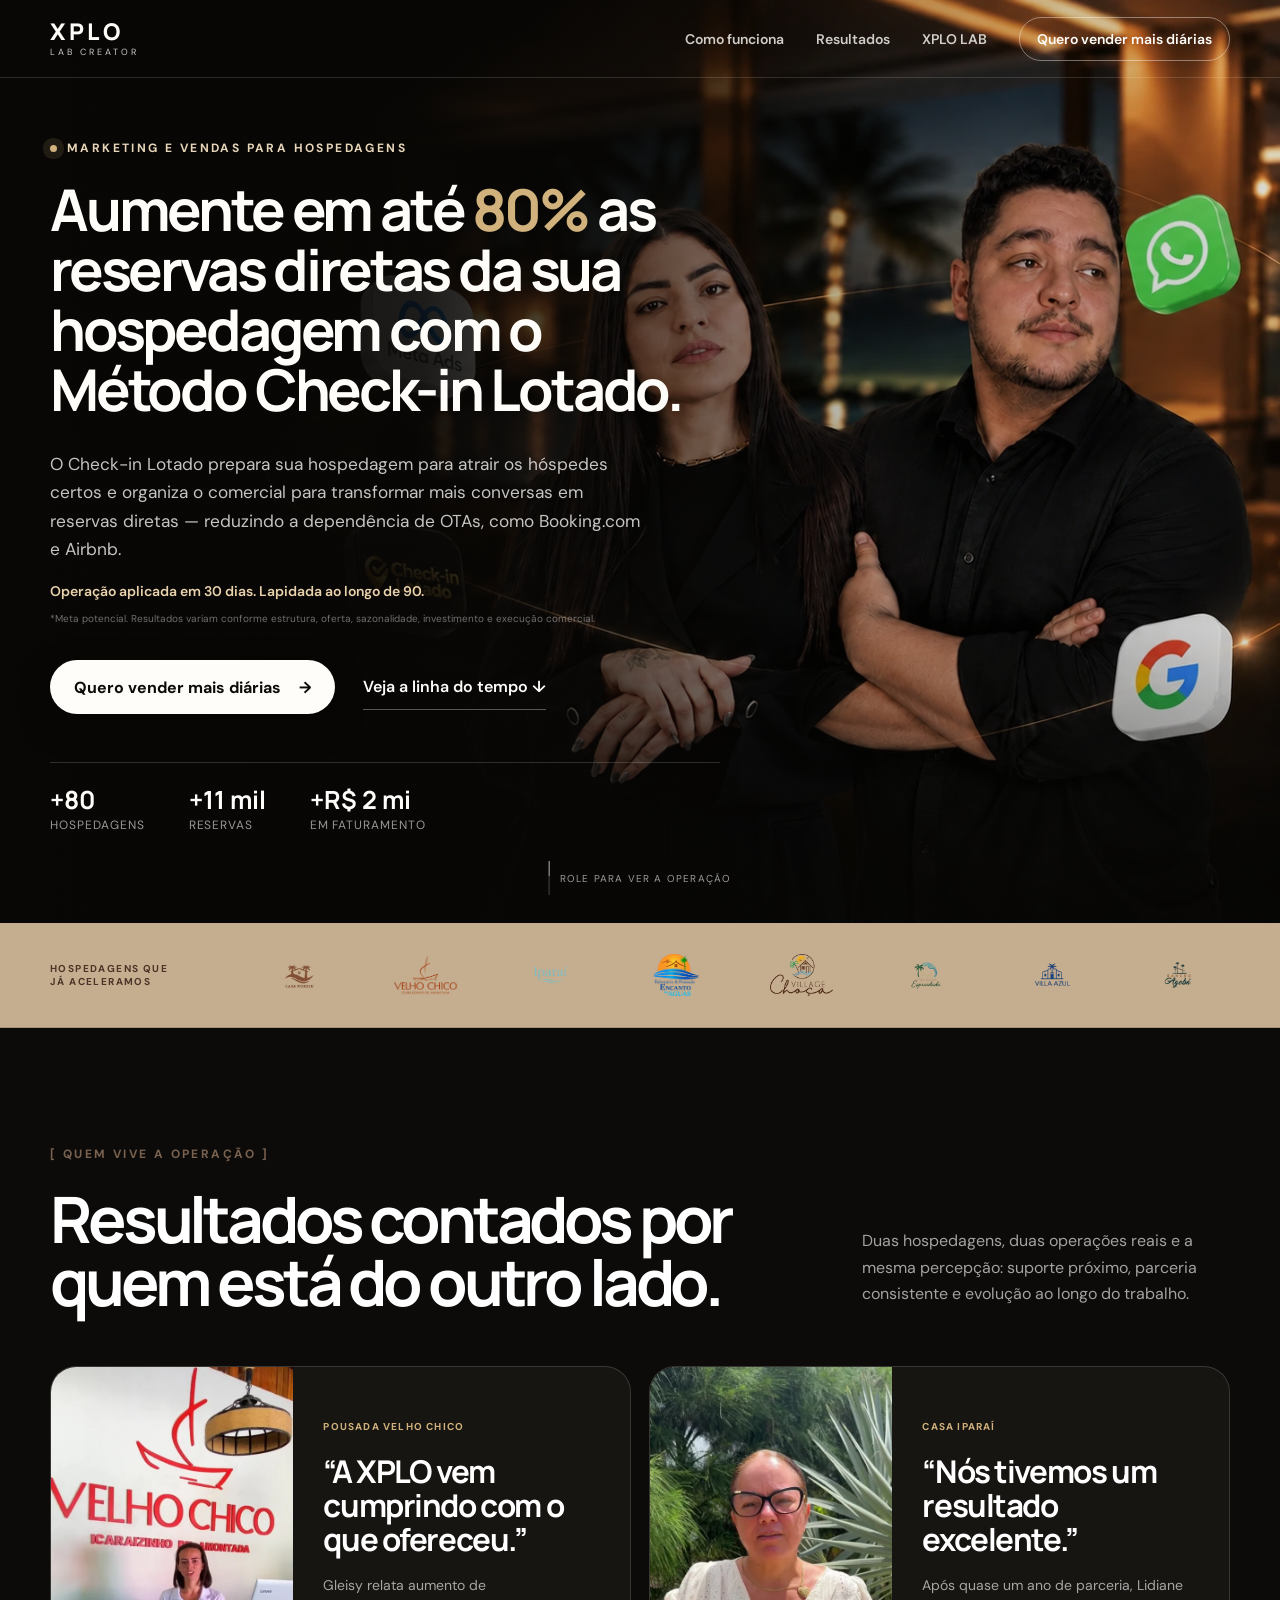
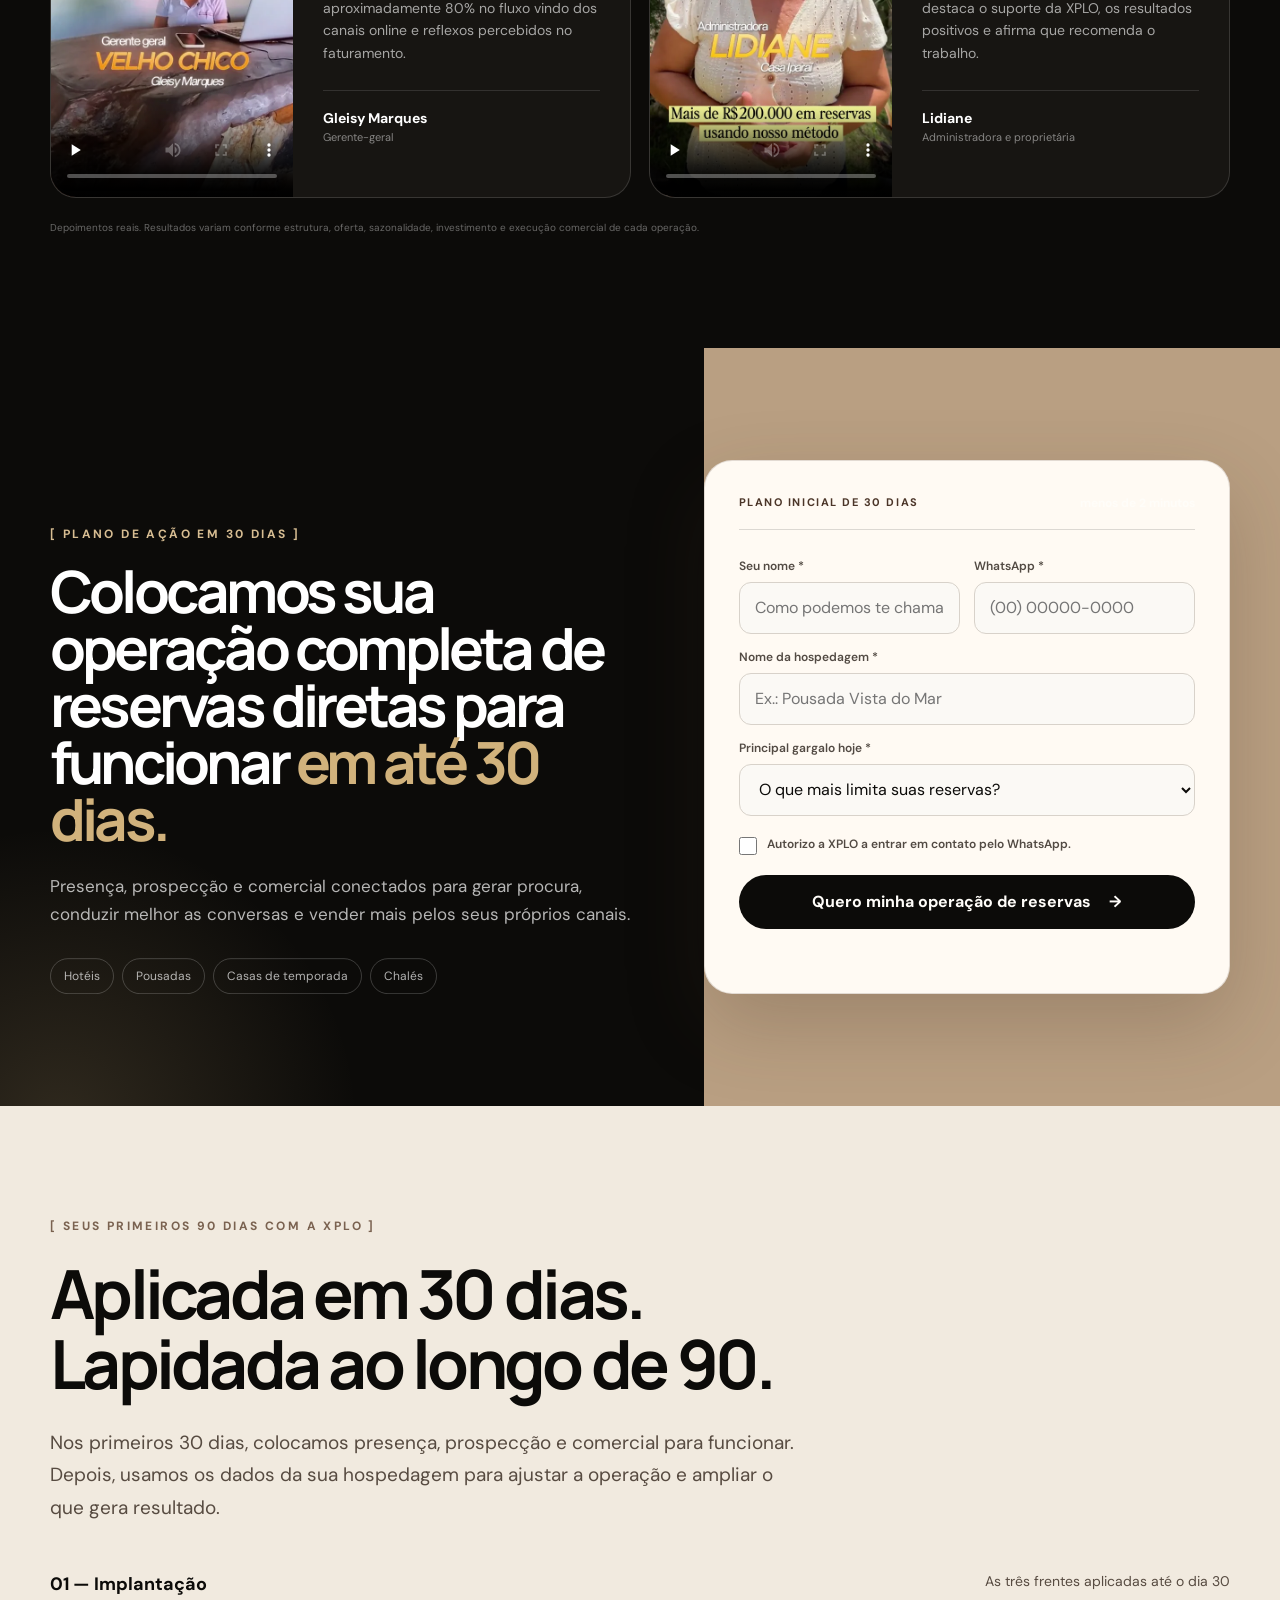
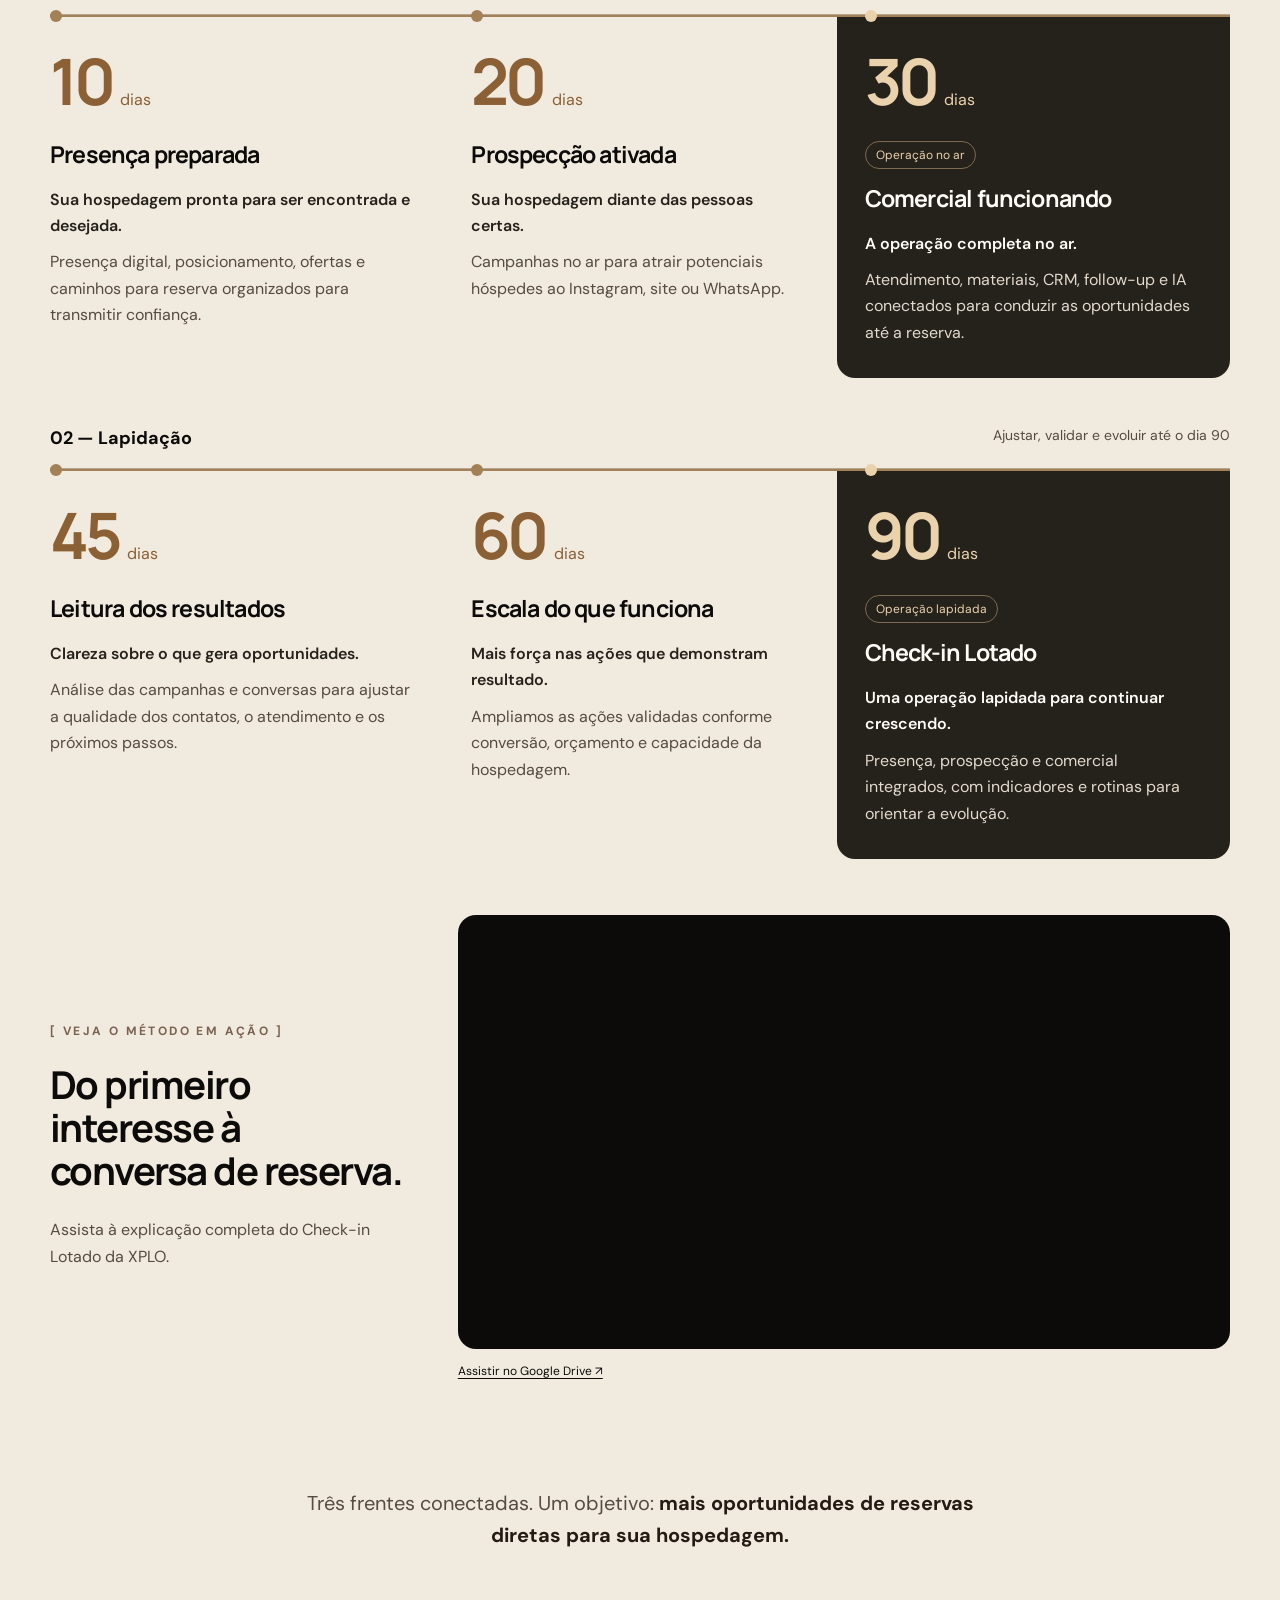
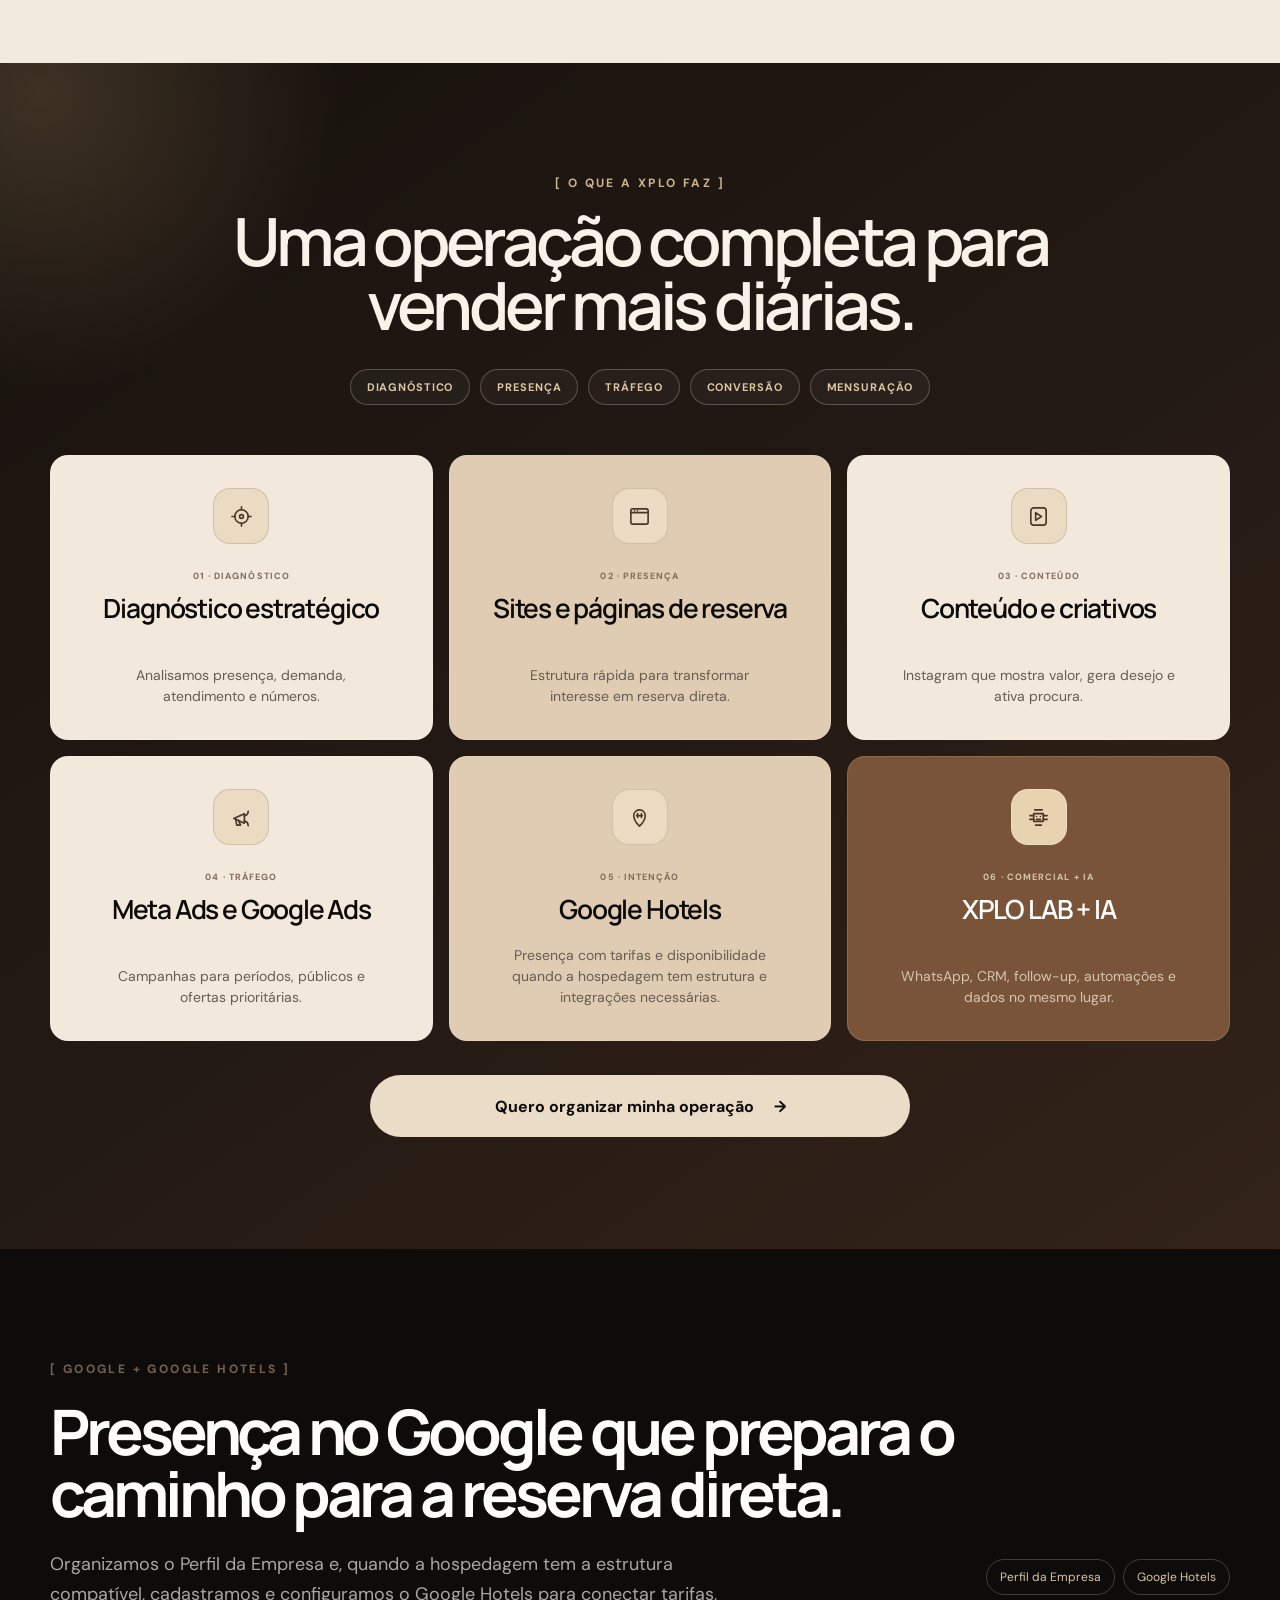
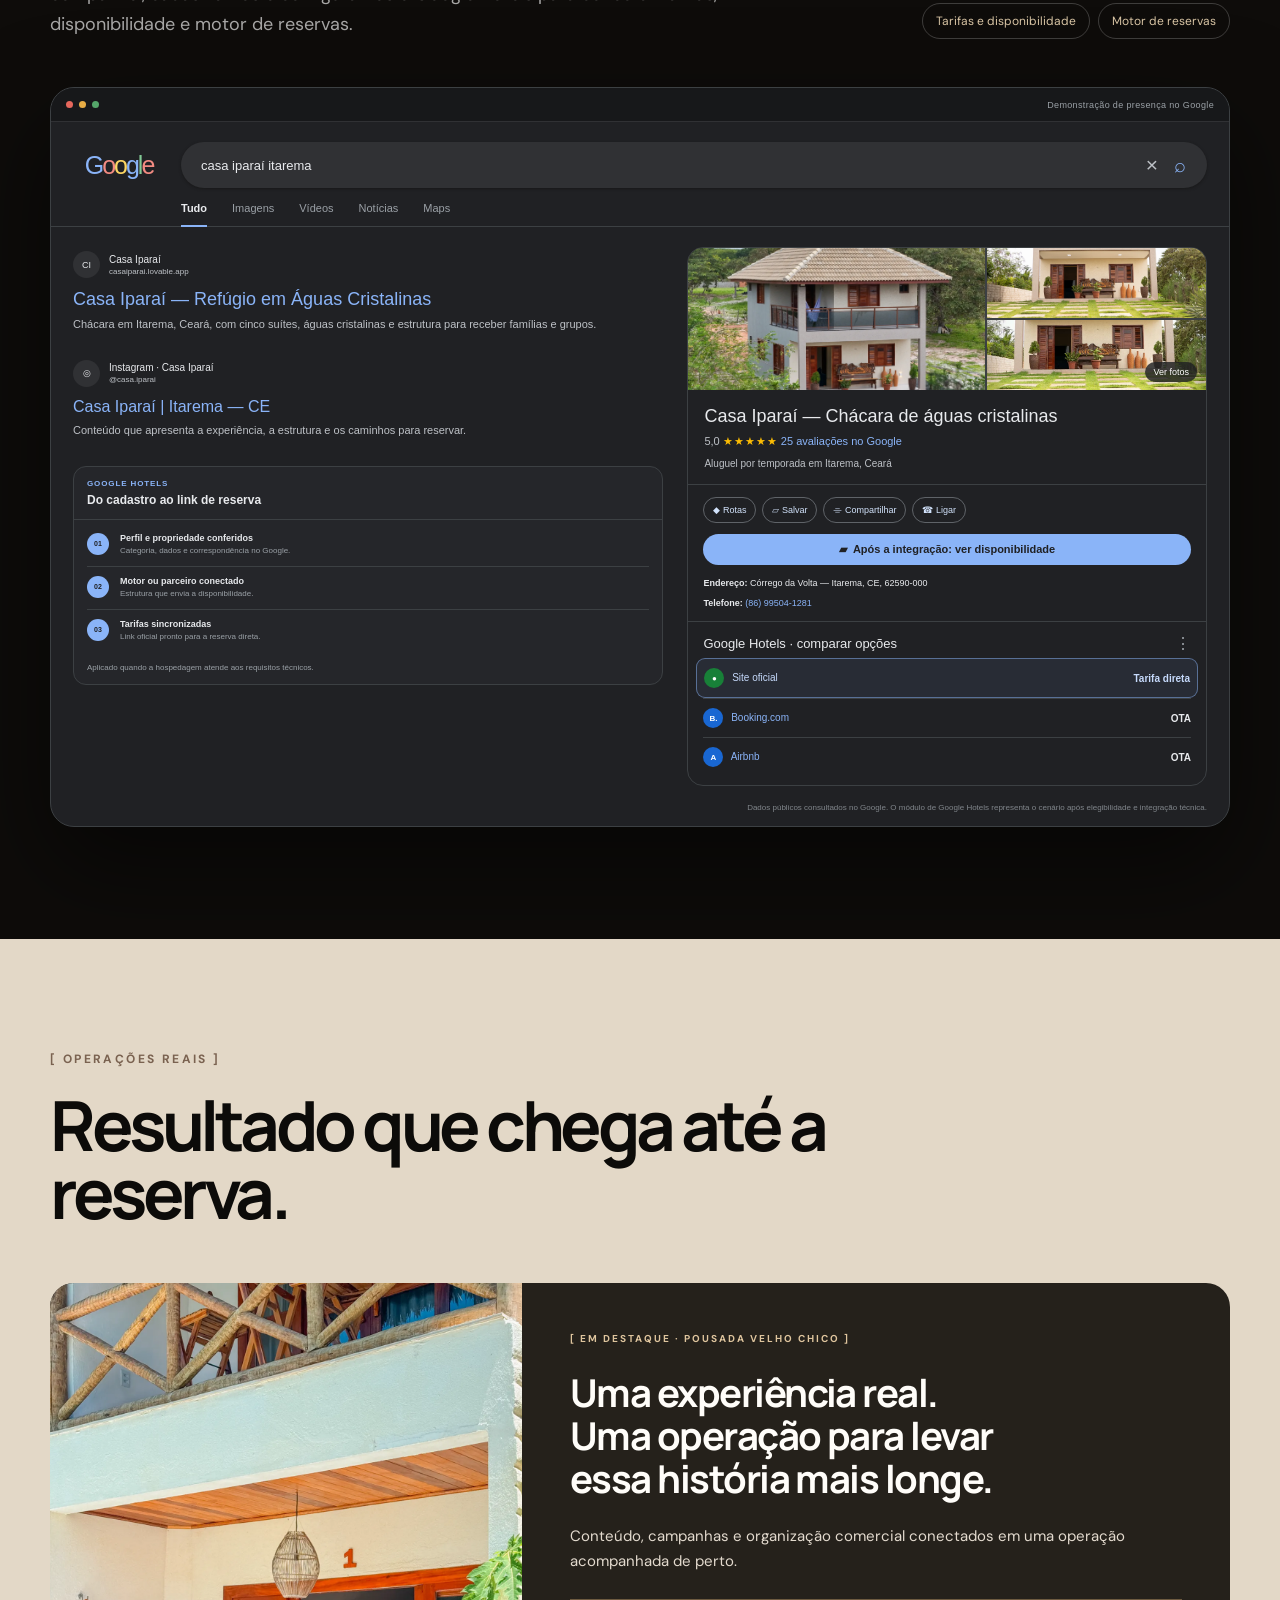
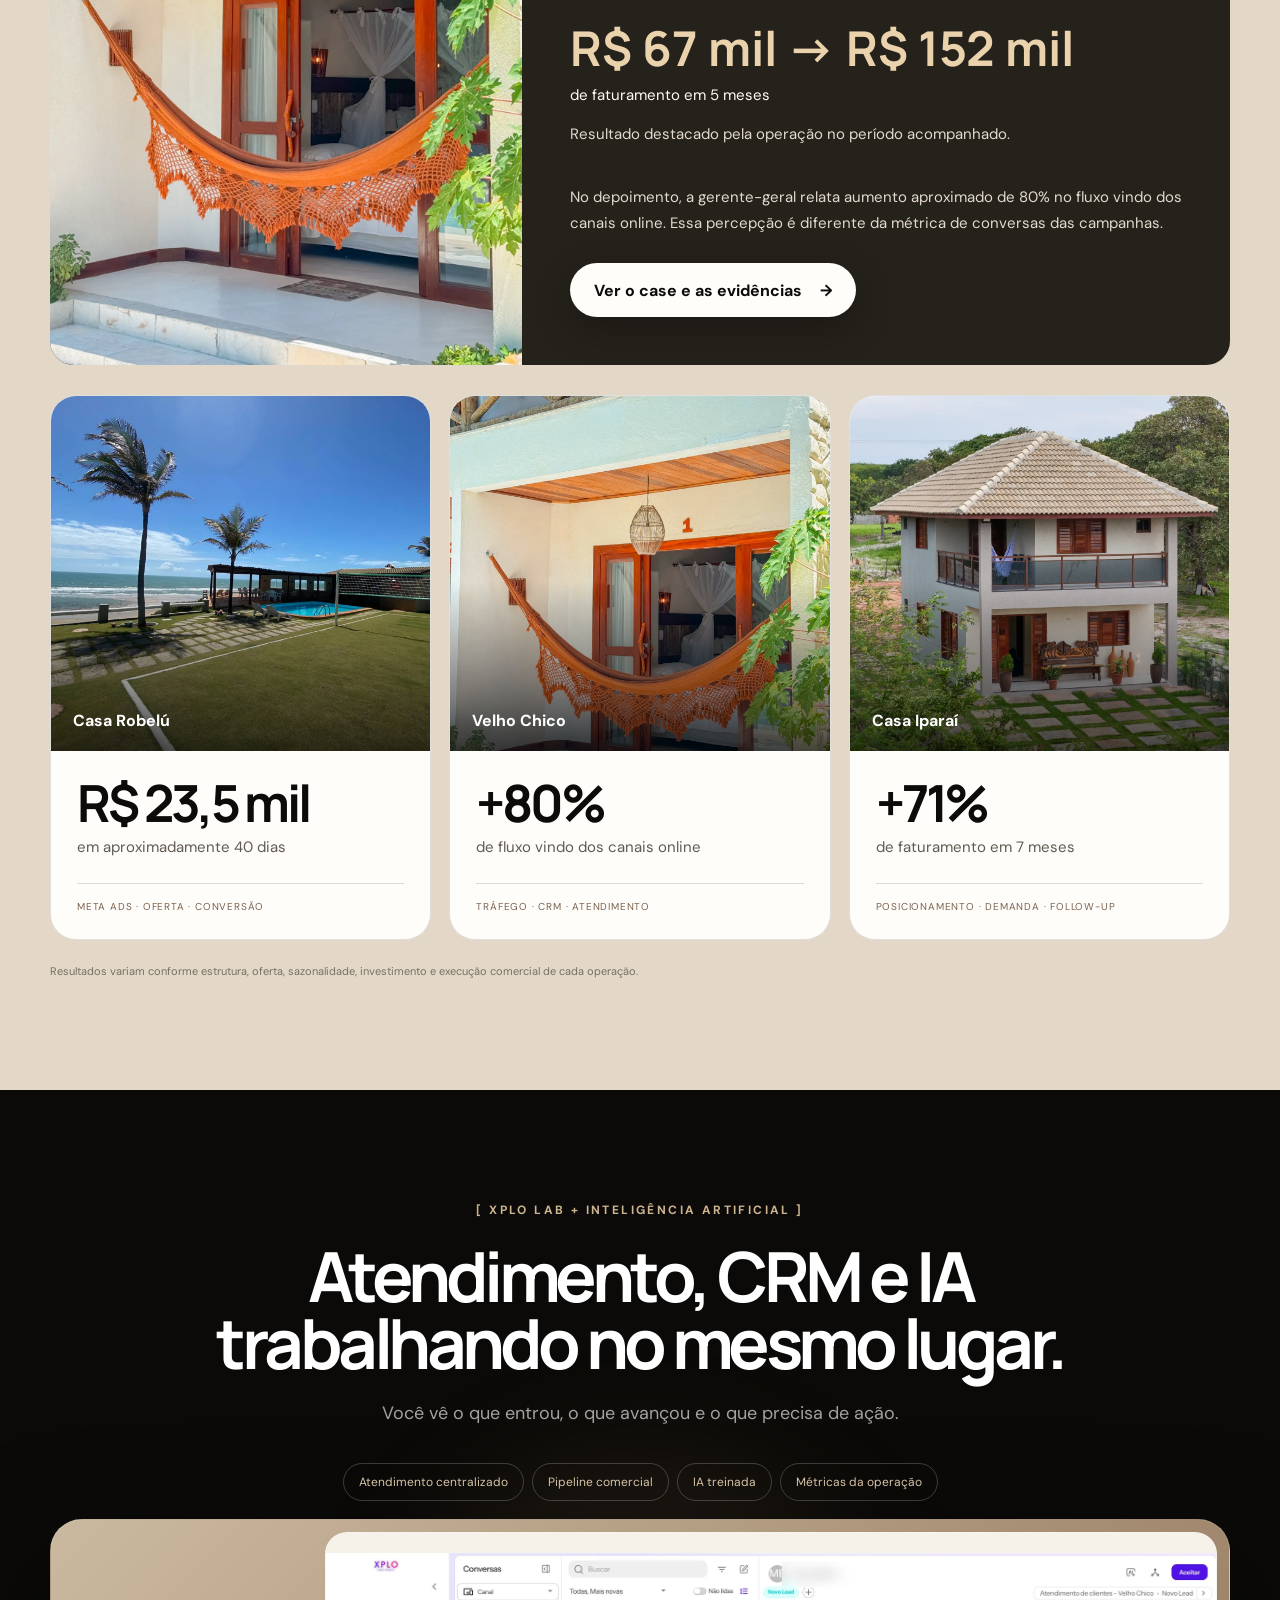
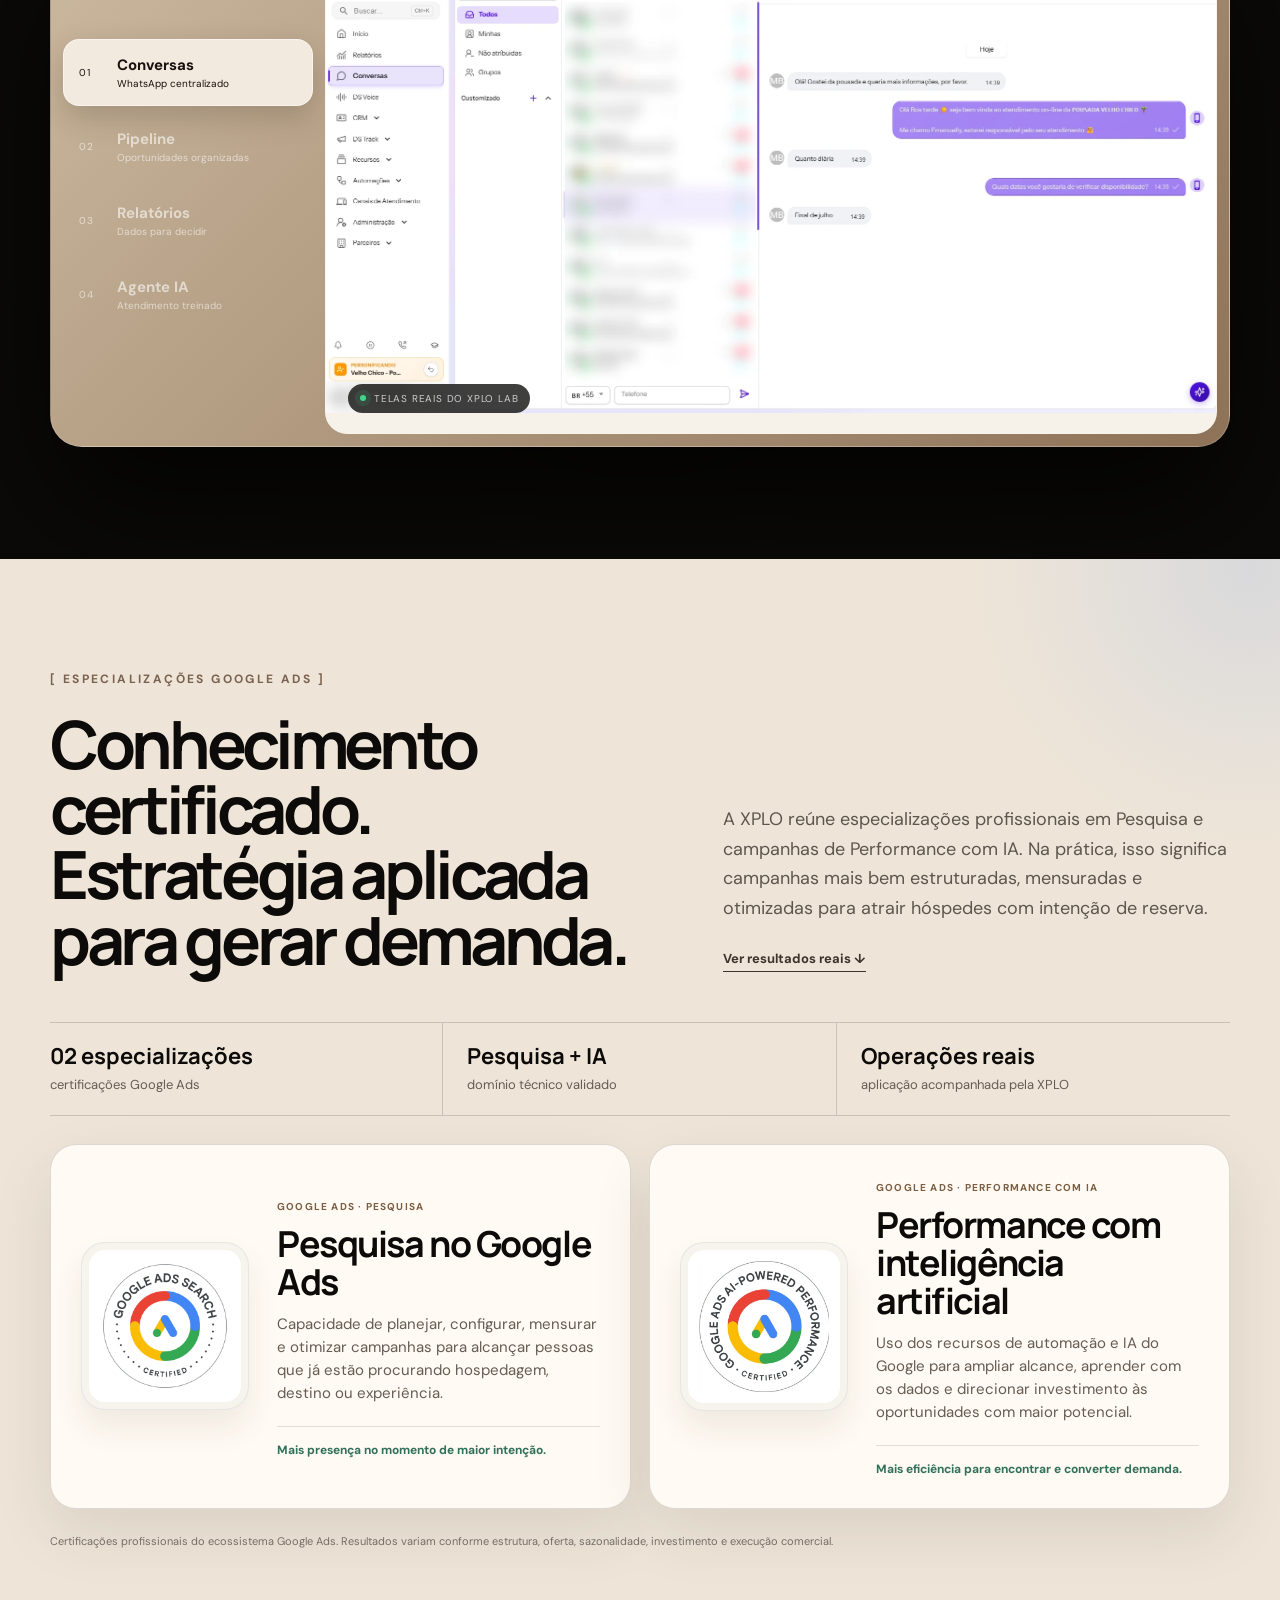
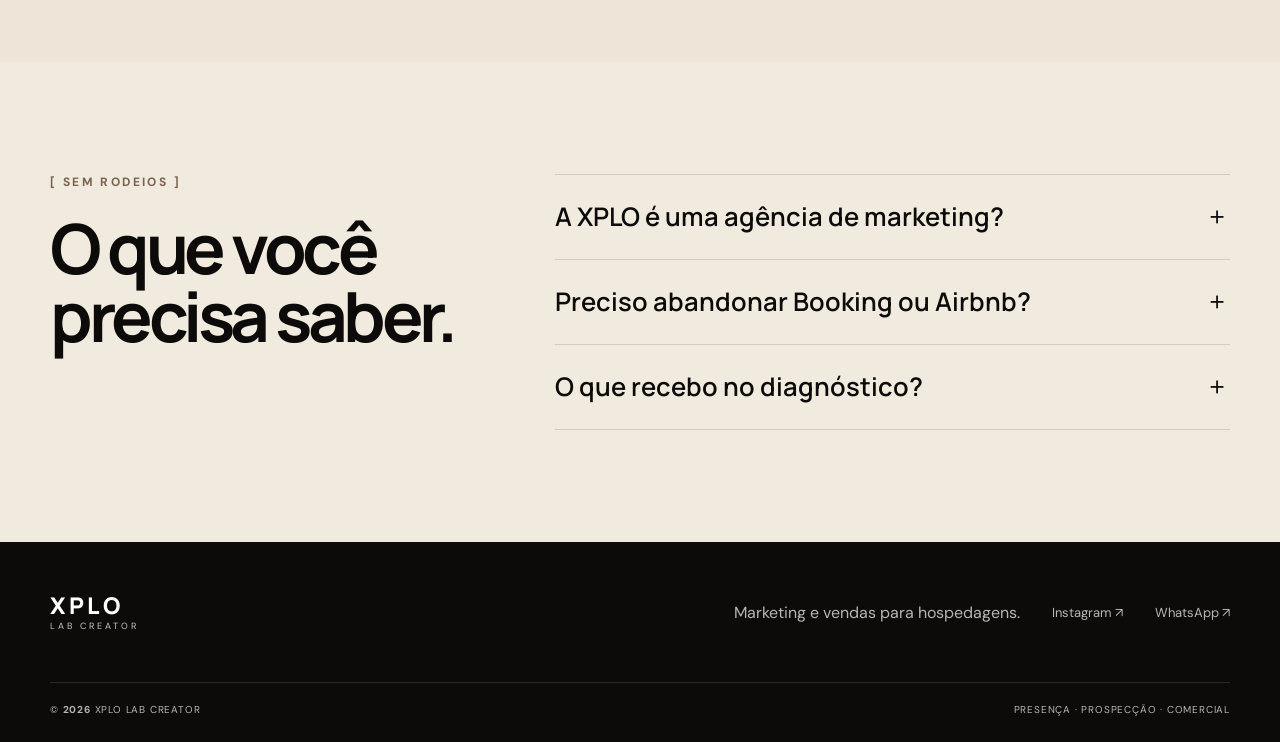
<file: index.html>
<!doctype html>
<html lang="pt-BR">
<head>
  <meta charset="utf-8">
  <meta name="viewport" content="width=device-width, initial-scale=1">
  <meta name="robots" content="index,follow">
  <meta name="theme-color" content="#0b0a08">
  <meta name="description" content="Conheça o Check-in Lotado da XPLO: presença online, anúncios e estrutura comercial com IA para gerar oportunidades de reservas diretas em hotéis, hostels e pousadas.">
  <link rel="canonical" href="https://www.xplo.com.br/">
  <meta property="og:type" content="website">
  <meta property="og:locale" content="pt_BR">
  <meta property="og:site_name" content="XPLO">
  <meta property="og:title" content="Check-in Lotado — Mais reservas diretas com a XPLO">
  <meta property="og:description" content="Presença online, prospecção e estrutura comercial para transformar interesse em oportunidades de reservas diretas.">
  <meta property="og:url" content="https://www.xplo.com.br/">
  <meta property="og:image" content="https://www.xplo.com.br/assets/hero-xplo-hospedagem.webp">
  <meta property="og:image:alt" content="XPLO — marketing e vendas para hospedagens">
  <meta name="twitter:card" content="summary_large_image">
  <meta name="twitter:title" content="Check-in Lotado — XPLO">
  <meta name="twitter:description" content="Presença online, prospecção e estrutura comercial para transformar interesse em oportunidades de reservas diretas.">
  <meta name="twitter:image" content="https://www.xplo.com.br/assets/hero-xplo-hospedagem.webp">
  <title>Check-in Lotado | Mais reservas diretas para hotéis e pousadas — XPLO</title>
  <script type="application/ld+json">
  {"@context":"https://schema.org","@graph":[
    {"@type":"Organization","@id":"https://www.xplo.com.br/#organization","name":"XPLO","url":"https://www.xplo.com.br/","logo":"https://www.xplo.com.br/assets/logo-xplo.png","sameAs":["https://www.instagram.com/xplo.labcreator/"]},
    {"@type":"WebSite","@id":"https://www.xplo.com.br/#website","url":"https://www.xplo.com.br/","name":"XPLO — Check-in Lotado","inLanguage":"pt-BR","publisher":{"@id":"https://www.xplo.com.br/#organization"}},
    {"@type":"Service","@id":"https://www.xplo.com.br/#checkin-lotado","name":"Check-in Lotado","serviceType":"Marketing e estrutura comercial para hospedagens","provider":{"@id":"https://www.xplo.com.br/#organization"},"url":"https://www.xplo.com.br/#metodo-checkin-lotado"}
  ]}
  </script>
  <link rel="icon" href="assets/logo-dark-xplo.png" type="image/png">
  <link rel="preconnect" href="https://fonts.googleapis.com">
  <link rel="preconnect" href="https://fonts.gstatic.com" crossorigin>
  <link href="https://fonts.googleapis.com/css2?family=DM+Sans:wght@400;500;600;700&family=Manrope:wght@500;600;700;800&display=swap" rel="stylesheet">
  <link rel="stylesheet" href="styles.css?v=google-heading-horizontal">
  <link rel="stylesheet" href="method.css?v=20260906-timeline">
</head>
<body>
  <a class="skip-link" href="#conteudo">Pular para o conteúdo</a>

  <header class="site-header" data-header>
    <a class="brand" href="#inicio" aria-label="XPLO — início"><strong>XPLO</strong><span>lab creator</span></a>
    <button class="menu-toggle" type="button" aria-expanded="false" aria-controls="site-nav"><span></span><span></span><span></span><b>Menu</b></button>
    <nav class="site-nav" id="site-nav" aria-label="Navegação principal">
      <a href="#metodo-checkin-lotado">Como funciona</a>
      <a href="#cases">Resultados</a>
      <a href="#xplo-lab">XPLO LAB</a>
      <a class="nav-cta" href="#diagnostico">Quero vender mais diárias</a>
    </nav>
  </header>

  <main id="conteudo">
    <section class="hero" id="inicio">
      <div class="shell hero-content">
        <div class="hero-copy reveal">
          <p class="eyebrow"><span></span> Marketing e vendas para hospedagens</p>
          <h1>Aumente em até <span class="hero-highlight">80%</span> as reservas diretas da sua hospedagem com o Método Check-in Lotado.</h1>
          <p class="hero-subtitle">O Check-in Lotado prepara sua hospedagem para atrair os hóspedes certos e organiza o comercial para transformar mais conversas em reservas diretas — reduzindo a dependência de OTAs, como Booking.com e Airbnb.</p>
          <p class="hero-delivery">Operação aplicada em 30 dias. Lapidada ao longo de 90.</p>
          <p class="hero-claim-note">*Meta potencial. Resultados variam conforme estrutura, oferta, sazonalidade, investimento e execução comercial.</p>
          <div class="hero-actions">
            <a class="button button-light" href="#diagnostico">Quero vender mais diárias <span>→</span></a>
            <a class="text-link" href="#metodo-checkin-lotado">Veja a linha do tempo <span>↓</span></a>
          </div>
          <div class="hero-results" aria-label="Resultados da XPLO">
            <div><strong>+80</strong><span>hospedagens</span></div>
            <div><strong>+11 mil</strong><span>reservas</span></div>
            <div><strong>+R$ 2 mi</strong><span>em faturamento</span></div>
          </div>
        </div>
      </div>
      <div class="hero-scroll"><span></span> role para ver a operação</div>
    </section>

    <section class="partners" aria-label="Hospedagens aceleradas pela XPLO">
      <div class="shell">
        <p>Hospedagens que já aceleramos</p>
        <div class="partner-logos">
          <div><img src="assets/partners/casa-robelu.webp" alt="Casa Robelú"></div>
          <div><img src="assets/partners/velho-chico-transparent.png" alt="Pousada Velho Chico"></div>
          <div><img src="assets/partners/iparai.webp" alt="Casa Iparaí"></div>
          <div><img src="assets/partners/encanto-das-aguas.webp" alt="Encanto das Águas"></div>
          <div><img src="assets/partners/village-choca.webp" alt="Village Choca"></div>
          <div><img src="assets/partners/pousada-espraidada.webp" alt="Pousada Espraiada"></div>
          <div><img src="assets/partners/villa-azul.webp" alt="Villa Azul"></div>
          <div><img src="assets/partners/rancho-agoba.webp" alt="Rancho Agobá"></div>
        </div>
      </div>
    </section>

    <section class="testimonials section-pad" id="depoimentos" aria-labelledby="testimonials-title">
      <div class="shell">
        <div class="testimonials-heading reveal">
          <p class="section-label">[ QUEM VIVE A OPERAÇÃO ]</p>
          <h2 id="testimonials-title">Resultados contados por quem está do outro lado.</h2>
          <p>Duas hospedagens, duas operações reais e a mesma percepção: suporte próximo, parceria consistente e evolução ao longo do trabalho.</p>
        </div>

        <div class="testimonial-grid">
          <article class="testimonial-card reveal">
            <figure class="testimonial-media">
              <video controls playsinline preload="none" poster="assets/depoimentos/velho-chico-xplo-poster.webp" aria-label="Depoimento de Gleisy Marques, gerente-geral da Pousada Velho Chico">
                <source src="assets/depoimentos/velho-chico-xplo.mp4" type="video/mp4">
                <track kind="captions" src="assets/depoimentos/velho-chico-xplo.pt-BR.vtt" srclang="pt-BR" label="Português" default>
                Seu navegador não suporta vídeo HTML5.
              </video>
            </figure>
            <div class="testimonial-copy">
              <span class="testimonial-place">Pousada Velho Chico</span>
              <blockquote>“A XPLO vem cumprindo com o que ofereceu.”</blockquote>
              <p>Gleisy relata aumento de aproximadamente 80% no fluxo vindo dos canais online e reflexos percebidos no faturamento.</p>
              <div class="testimonial-person"><strong>Gleisy Marques</strong><span>Gerente-geral</span></div>
            </div>
          </article>

          <article class="testimonial-card reveal">
            <figure class="testimonial-media">
              <video controls playsinline preload="none" poster="assets/depoimentos/casa-iparai-xplo-poster.webp" aria-label="Depoimento de Lidiane, administradora e proprietária da Casa Iparaí">
                <source src="assets/depoimentos/casa-iparai-xplo.mp4" type="video/mp4">
                <track kind="captions" src="assets/depoimentos/casa-iparai-xplo.pt-BR.vtt" srclang="pt-BR" label="Português" default>
                Seu navegador não suporta vídeo HTML5.
              </video>
            </figure>
            <div class="testimonial-copy">
              <span class="testimonial-place">Casa Iparaí</span>
              <blockquote>“Nós tivemos um resultado excelente.”</blockquote>
              <p>Após quase um ano de parceria, Lidiane destaca o suporte da XPLO, os resultados positivos e afirma que recomenda o trabalho.</p>
              <div class="testimonial-person"><strong>Lidiane</strong><span>Administradora e proprietária</span></div>
            </div>
          </article>
        </div>
        <p class="testimonials-note">Depoimentos reais. Resultados variam conforme estrutura, oferta, sazonalidade, investimento e execução comercial de cada operação.</p>
      </div>
    </section>

    <section class="diagnostic section-pad" id="diagnostico">
      <div class="shell diagnostic-layout">
        <div class="diagnostic-copy reveal">
          <p class="section-label">[ PLANO DE AÇÃO EM 30 DIAS ]</p>
          <h2>Colocamos sua operação completa de reservas diretas para funcionar <em>em até 30 dias.</em></h2>
          <p>Presença, prospecção e comercial conectados para gerar procura, conduzir melhor as conversas e vender mais pelos seus próprios canais.</p>
          <div class="fit-chips"><span>Hotéis</span><span>Pousadas</span><span>Casas de temporada</span><span>Chalés</span></div>
        </div>
        <form class="lead-form reveal" id="lead-form">
          <div class="form-head"><span>PLANO INICIAL DE 30 DIAS</span><strong>menos de 2 minutos</strong></div>
          <div class="field-grid">
            <label><span>Seu nome *</span><input type="text" name="nome" autocomplete="name" required placeholder="Como podemos te chamar?"></label>
            <label><span>WhatsApp *</span><input type="tel" name="whatsapp" autocomplete="tel" inputmode="tel" required placeholder="(00) 00000-0000"></label>
          </div>
          <label><span>Nome da hospedagem *</span><input type="text" name="hospedagem" required placeholder="Ex.: Pousada Vista do Mar"></label>
          <label><span>Principal gargalo hoje *</span><select name="gargalo" required><option value="" selected disabled>O que mais limita suas reservas?</option><option>Pouca procura e baixa visibilidade</option><option>Campanhas sem retorno claro</option><option>Muitos contatos e poucas reservas</option><option>Atendimento e follow-up desorganizados</option><option>Dependência de Booking / Airbnb</option><option>Não consigo medir de onde vêm as reservas</option></select></label>
          <label class="consent"><input type="checkbox" name="consentimento" required><span>Autorizo a XPLO a entrar em contato pelo WhatsApp.</span></label>
          <button class="button button-dark" type="submit">Quero minha operação de reservas <span>→</span></button>
          <p class="form-status" id="form-status" role="status" aria-live="polite"></p>
        </form>
      </div>
    </section>

    <section class="method-story section-pad" id="metodo-checkin-lotado" aria-labelledby="method-title">
      <div class="shell">
        <div class="method-intro reveal">
          <p class="section-label">[ SEUS PRIMEIROS 90 DIAS COM A XPLO ]</p>
          <h2 id="method-title">Aplicada em 30 dias.<br>Lapidada ao longo de 90.</h2>
          <p>Nos primeiros 30 dias, colocamos presença, prospecção e comercial para funcionar. Depois, usamos os dados da sua hospedagem para ajustar a operação e ampliar o que gera resultado.</p>
        </div>
        <p class="delivery-phase">01 — Implantação <span>As três frentes aplicadas até o dia 30</span></p>
        <ol class="delivery-timeline" aria-label="Linha do tempo de implantação">
          <li class="delivery-step" id="presenca">
            <div class="delivery-day"><strong>10</strong><span>dias</span></div>

            <h3>Presença preparada</h3>
            <p class="delivery-benefit">Sua hospedagem pronta para ser encontrada e desejada.</p>
            <p>Presença digital, posicionamento, ofertas e caminhos para reserva organizados para transmitir confiança.</p>
          </li>
          <li class="delivery-step" id="prospeccao">
            <div class="delivery-day"><strong>20</strong><span>dias</span></div>

            <h3>Prospecção ativada</h3>
            <p class="delivery-benefit">Sua hospedagem diante das pessoas certas.</p>
            <p>Campanhas no ar para atrair potenciais hóspedes ao Instagram, site ou WhatsApp.</p>
          </li>
          <li class="delivery-step delivery-milestone" id="comercial">
            <div class="delivery-day"><strong>30</strong><span>dias</span></div>
            <span class="delivery-badge">Operação no ar</span>
            <h3>Comercial funcionando</h3>
            <p class="delivery-benefit">A operação completa no ar.</p>
            <p>Atendimento, materiais, CRM, follow-up e IA conectados para conduzir as oportunidades até a reserva.</p>
          </li>
        </ol>
        <p class="delivery-phase">02 — Lapidação <span>Ajustar, validar e evoluir até o dia 90</span></p>
        <ol class="delivery-timeline" start="4" aria-label="Linha do tempo de lapidação">
          <li class="delivery-step" id="resultados-iniciais">
            <div class="delivery-day"><strong>45</strong><span>dias</span></div>

            <h3>Leitura dos resultados</h3>
            <p class="delivery-benefit">Clareza sobre o que gera oportunidades.</p>
            <p>Análise das campanhas e conversas para ajustar a qualidade dos contatos, o atendimento e os próximos passos.</p>
          </li>
          <li class="delivery-step" id="escala">
            <div class="delivery-day"><strong>60</strong><span>dias</span></div>

            <h3>Escala do que funciona</h3>
            <p class="delivery-benefit">Mais força nas ações que demonstram resultado.</p>
            <p>Ampliamos as ações validadas conforme conversão, orçamento e capacidade da hospedagem.</p>
          </li>
          <li class="delivery-step delivery-milestone" id="checkin-lotado">
            <div class="delivery-day"><strong>90</strong><span>dias</span></div>
            <span class="delivery-badge">Operação lapidada</span>
            <h3>Check-in Lotado</h3>
            <p class="delivery-benefit">Uma operação lapidada para continuar crescendo.</p>
            <p>Presença, prospecção e comercial integrados, com indicadores e rotinas para orientar a evolução.</p>
          </li>
        </ol>
        <div class="method-film" id="video-metodo"><div><p class="section-label">[ VEJA O MÉTODO EM AÇÃO ]</p><h3>Do primeiro interesse à conversa de reserva.</h3><p>Assista à explicação completa do Check-in Lotado da XPLO.</p></div><div class="method-player"><iframe src="https://drive.google.com/file/d/1Ir9C0ZfYCxWp__xknu8VF8883do8IMa_/preview" title="Vídeo explicativo do método Check-in Lotado da XPLO" loading="lazy" allow="fullscreen" allowfullscreen></iframe><a href="https://drive.google.com/file/d/1Ir9C0ZfYCxWp__xknu8VF8883do8IMa_/view" target="_blank" rel="noopener">Assistir no Google Drive ↗</a></div></div>
        <p class="method-close">Três frentes conectadas. Um objetivo: <strong>mais oportunidades de reservas diretas para sua hospedagem.</strong></p>
      </div>
    </section>

    <section class="services section-pad" id="entregas">
      <div class="shell">
        <div class="services-heading reveal">
          <p class="section-label">[ O QUE A XPLO FAZ ]</p>
          <h2>Uma operação completa para vender mais diárias.</h2>
          <div class="service-pills" aria-label="Áreas de atuação">
            <span>Diagnóstico</span><span>Presença</span><span>Tráfego</span><span>Conversão</span><span>Mensuração</span>
          </div>
        </div>

        <div class="service-grid reveal">
          <article class="service-card">
            <div class="service-icon"><svg viewBox="0 0 24 24" aria-hidden="true"><circle cx="12" cy="12" r="7"></circle><circle cx="12" cy="12" r="2"></circle><path d="M12 2v3M22 12h-3M12 22v-3M2 12h3"></path></svg></div>
            <small>01 · DIAGNÓSTICO</small><h3>Diagnóstico estratégico</h3><p>Analisamos presença, demanda, atendimento e números.</p>
          </article>
          <article class="service-card">
            <div class="service-icon"><svg viewBox="0 0 24 24" aria-hidden="true"><rect x="3" y="4" width="18" height="16" rx="2"></rect><path d="M3 8h18M7 6h.01M10 6h.01"></path></svg></div>
            <small>02 · PRESENÇA</small><h3>Sites e páginas de reserva</h3><p>Estrutura rápida para transformar interesse em reserva direta.</p>
          </article>
          <article class="service-card">
            <div class="service-icon"><svg viewBox="0 0 24 24" aria-hidden="true"><rect x="4" y="3" width="16" height="18" rx="3"></rect><path d="m9 8 6 4-6 4V8Z"></path></svg></div>
            <small>03 · CONTEÚDO</small><h3>Conteúdo e criativos</h3><p>Instagram que mostra valor, gera desejo e ativa procura.</p>
          </article>
          <article class="service-card">
            <div class="service-icon"><svg viewBox="0 0 24 24" aria-hidden="true"><path d="m4 13 11-5v10L4 13Z"></path><path d="M15 10.5c3-1 4-3 4-5M15 15.5c3 1 4 3 4 5M6 14l1 6h4l-2-5"></path></svg></div>
            <small>04 · TRÁFEGO</small><h3>Meta Ads e Google Ads</h3><p>Campanhas para períodos, públicos e ofertas prioritárias.</p>
          </article>
          <article class="service-card">
            <div class="service-icon"><svg viewBox="0 0 24 24" aria-hidden="true"><path d="M12 21s6-5.3 6-11a6 6 0 1 0-12 0c0 5.7 6 11 6 11Z"></path><path d="M9 10h6M10 8v4M14 8v4"></path></svg></div>
            <small>05 · INTENÇÃO</small><h3>Google Hotels</h3><p>Presença com tarifas e disponibilidade quando a hospedagem tem estrutura e integrações necessárias.</p>
          </article>
          <article class="service-card service-card-accent">
            <div class="service-icon"><svg viewBox="0 0 24 24" aria-hidden="true"><path d="M8 4h8M9 20h6M7 8h10v8H7z"></path><path d="M3 10h4M17 10h4M3 14h4M17 14h4M10 11h.01M14 11h.01M10 14h4"></path></svg></div>
            <small>06 · COMERCIAL + IA</small><h3>XPLO LAB + IA</h3><p>WhatsApp, CRM, follow-up, automações e dados no mesmo lugar.</p>
          </article>
        </div>

        <a class="services-cta reveal" href="#diagnostico">Quero organizar minha operação <span>→</span></a>
      </div>
    </section>

    <section class="operation section-pad" id="operacao">
      <div class="shell">
        <div class="section-title reveal">
          <p class="section-label">[ MÉTODO CHECK-IN LOTADO ]</p>
          <h2>Da primeira busca à reserva confirmada.</h2>
        </div>

        <div class="journey reveal">
          <div class="journey-tabs" role="tablist" aria-label="Etapas da operação XPLO">
            <button class="journey-tab active" type="button" role="tab" aria-selected="true" data-panel="presence"><span>01</span> Presença</button>
            <button class="journey-tab" type="button" role="tab" aria-selected="false" data-panel="demand"><span>02</span> Demanda</button>
            <button class="journey-tab" type="button" role="tab" aria-selected="false" data-panel="conversion"><span>03</span> Conversão</button>
            <button class="journey-tab" type="button" role="tab" aria-selected="false" data-panel="scale"><span>04</span> Escala</button>
          </div>

          <div class="journey-stage">
            <article class="journey-panel active" id="presence" role="tabpanel">
              <div class="journey-copy">
                <span class="journey-number">01</span>
                <p class="journey-kicker">SER ESCOLHIDA</p>
                <h3>Presença que gera desejo antes da conversa.</h3>
                <ul><li>Site, Instagram, Google e OTAs alinhados</li><li>Oferta clara e visual que transmite valor</li></ul>
              </div>
              <div class="journey-media square-media">
                <video autoplay muted loop playsinline preload="metadata" poster="assets/checkin-motion/presenca-xplo-v2-poster.jpg"><source src="assets/checkin-motion/presenca-xplo-v2.mp4" type="video/mp4"></video>
              </div>
            </article>

            <article class="journey-panel" id="demand" role="tabpanel" hidden>
              <div class="journey-copy">
                <span class="journey-number">02</span>
                <p class="journey-kicker">GERAR PROCURA</p>
                <h3>A oferta certa na frente de quem quer viajar.</h3>
                <ul><li>Meta Ads, Google Ads e conteúdo</li><li>Campanhas por público, período e objetivo</li></ul>
              </div>
              <div class="journey-media square-media">
                <video muted loop playsinline preload="metadata" poster="assets/checkin-motion/demanda-xplo-v2-poster.jpg"><source src="assets/checkin-motion/demanda-xplo-v2.mp4" type="video/mp4"></video>
              </div>
            </article>

            <article class="journey-panel" id="conversion" role="tabpanel" hidden>
              <div class="journey-copy">
                <span class="journey-number">03</span>
                <p class="journey-kicker">CONVERTER CONVERSAS</p>
                <h3>Cada oportunidade com próximo passo até a reserva.</h3>
                <ul><li>Atendimento, CRM, proposta e follow-up</li><li>Equipe e IA trabalhando no mesmo fluxo</li></ul>
              </div>
              <div class="journey-media square-media">
                <video muted loop playsinline preload="metadata" poster="assets/checkin-motion/conversao-xplo-v2-poster.jpg"><source src="assets/checkin-motion/conversao-xplo-v2.mp4" type="video/mp4"></video>
              </div>
            </article>

            <article class="journey-panel" id="scale" role="tabpanel" hidden>
              <div class="journey-copy">
                <span class="journey-number">04</span>
                <p class="journey-kicker">ESCALAR FATURAMENTO</p>
                <h3>Mais hóspedes. Mais reservas. Uma operação pronta para crescer.</h3>
                <ul><li>Estruturamos presença, campanhas e atendimento</li><li>Reinvestimos no que gera ocupação e receita</li></ul>
              </div>
              <div class="journey-media square-media">
                <video muted loop playsinline preload="metadata" poster="assets/checkin-motion/escala-xplo-v2-poster.jpg" aria-label="Ciclo XPLO de dados, exploração, lapidação, escala e otimização">
                  <source src="assets/checkin-motion/escala-xplo-v2.mp4" type="video/mp4">
                </video>
              </div>
            </article>
          </div>
        </div>

        <div class="difference-line reveal"><span>Uma agência entrega o lead.</span><strong>A XPLO acompanha até a reserva.</strong></div>
      </div>
    </section>

    <section class="direct-booking section-pad" id="google-hotels">
      <div class="shell direct-layout">
        <div class="direct-copy reveal">
          <p class="section-label">[ GOOGLE + GOOGLE HOTELS ]</p>
          <h2>Presença no Google que prepara o caminho para a reserva direta.</h2>
          <p>Organizamos o Perfil da Empresa e, quando a hospedagem tem a estrutura compatível, cadastramos e configuramos o Google Hotels para conectar tarifas, disponibilidade e motor de reservas.</p>
          <div class="direct-tags"><span>Perfil da Empresa</span><span>Google Hotels</span><span>Tarifas e disponibilidade</span><span>Motor de reservas</span></div>
        </div>

        <div class="google-demo reveal" aria-label="Demonstração visual da Casa Iparaí no Google e do caminho de configuração do Google Hotels">
          <div class="google-browser-bar"><i></i><i></i><i></i><span>Demonstração de presença no Google</span></div>

          <div class="google-search-head">
            <div class="google-wordmark" aria-hidden="true"><b>G</b><b>o</b><b>o</b><b>g</b><b>l</b><b>e</b></div>
            <div class="google-search-box"><span>casa iparaí itarema</span><b aria-hidden="true">×</b><i aria-hidden="true">⌕</i></div>
          </div>

          <div class="google-tabs" aria-hidden="true"><span class="active">Tudo</span><span>Imagens</span><span>Vídeos</span><span>Notícias</span><span>Maps</span></div>

          <div class="google-results-layout">
            <div class="google-organic-results">
              <article class="google-result-card">
                <div class="google-result-source"><span>CI</span><p><strong>Casa Iparaí</strong><small>casaiparai.lovable.app</small></p></div>
                <h3>Casa Iparaí — Refúgio em Águas Cristalinas</h3>
                <p>Chácara em Itarema, Ceará, com cinco suítes, águas cristalinas e estrutura para receber famílias e grupos.</p>
              </article>
              <article class="google-result-card google-result-secondary">
                <div class="google-result-source"><span>◎</span><p><strong>Instagram · Casa Iparaí</strong><small>@casa.iparai</small></p></div>
                <h3>Casa Iparaí | Itarema — CE</h3>
                <p>Conteúdo que apresenta a experiência, a estrutura e os caminhos para reservar.</p>
              </article>
              <div class="google-hotel-setup">
                <div class="google-setup-title"><span>GOOGLE HOTELS</span><strong>Do cadastro ao link de reserva</strong></div>
                <ol>
                  <li><b>01</b><span><strong>Perfil e propriedade conferidos</strong><small>Categoria, dados e correspondência no Google.</small></span></li>
                  <li><b>02</b><span><strong>Motor ou parceiro conectado</strong><small>Estrutura que envia a disponibilidade.</small></span></li>
                  <li><b>03</b><span><strong>Tarifas sincronizadas</strong><small>Link oficial pronto para a reserva direta.</small></span></li>
                </ol>
                <p>Aplicado quando a hospedagem atende aos requisitos técnicos.</p>
              </div>
            </div>

            <aside class="google-knowledge-panel">
              <div class="google-photo-grid">
                <img src="assets/cases/casa-iparai.webp" alt="Casa Iparaí em Itarema" loading="lazy">
                <img src="assets/checkin/casa-iparai-fachada.webp" alt="Fachada da Casa Iparaí" loading="lazy">
                <img src="assets/checkin-motion/casa-iparai-instagram-poster.jpg" alt="Área externa da Casa Iparaí" loading="lazy">
                <span>Ver fotos</span>
              </div>
              <div class="google-place-head">
                <h3>Casa Iparaí — Chácara de águas cristalinas</h3>
                <p><strong>5,0</strong> <span class="google-stars">★★★★★</span> <u>25 avaliações no Google</u></p>
                <small>Aluguel por temporada em Itarema, Ceará</small>
              </div>
              <div class="google-actions" aria-hidden="true"><span>◆ Rotas</span><span>▱ Salvar</span><span>⌯ Compartilhar</span><span>☎ Ligar</span></div>
              <div class="google-availability">▰&nbsp; Após a integração: ver disponibilidade</div>
              <div class="google-place-details">
                <p><strong>Endereço:</strong> Córrego da Volta — Itarema, CE, 62590-000</p>
                <p><strong>Telefone:</strong> <span>(86) 99504-1281</span></p>
              </div>
              <div class="google-price-box">
                <div class="google-price-title"><strong>Google Hotels · comparar opções</strong><span>⋮</span></div>
                <div class="google-price-row official"><span><b>●</b> Site oficial</span><strong>Tarifa direta</strong></div>
                <div class="google-price-row"><span><b>B.</b> Booking.com</span><strong>OTA</strong></div>
                <div class="google-price-row"><span><b>A</b> Airbnb</span><strong>OTA</strong></div>
              </div>
            </aside>
          </div>
          <p class="google-demo-note">Dados públicos consultados no Google. O módulo de Google Hotels representa o cenário após elegibilidade e integração técnica.</p>
        </div>
      </div>
    </section>

    <section class="cases section-pad" id="cases">
      <div class="shell">
        <div class="section-title reveal"><p class="section-label">[ OPERAÇÕES REAIS ]</p><h2>Resultado que chega até a reserva.</h2></div>
        <article class="case-feature reveal">
          <img src="assets/cases/velho-chico.webp" alt="Pousada Velho Chico, operação real atendida pela XPLO" loading="lazy" decoding="async">
          <div><p class="section-label">[ EM DESTAQUE · POUSADA VELHO CHICO ]</p><h3>Uma experiência real. Uma operação para levar essa história mais longe.</h3><p>Conteúdo, campanhas e organização comercial conectados em uma operação acompanhada de perto.</p><div class="case-evidence"><strong>R$ 67 mil → R$ 152 mil <span>de faturamento em 5 meses</span></strong><p>Resultado destacado pela operação no período acompanhado.</p></div><p>No depoimento, a gerente-geral relata aumento aproximado de 80% no fluxo vindo dos canais online. Essa percepção é diferente da métrica de conversas das campanhas.</p><a class="button button-light" href="cases/velho-chico/">Ver o case e as evidências <span aria-hidden="true">→</span></a></div>
        </article>
        <div class="case-grid">
          <article class="case-card reveal">
            <div class="case-image"><img src="assets/cases/casa-robelu.webp" alt="Casa Robelú em Morro Branco" loading="lazy"><span>Casa Robelú</span></div>
            <div class="case-result"><strong>R$ 23,5 mil</strong><p>em aproximadamente 40 dias</p><small>Meta Ads · Oferta · Conversão</small></div>
          </article>
          <a class="case-card reveal" href="cases/velho-chico/" aria-label="Ver o case completo da Pousada Velho Chico">
            <div class="case-image"><img src="assets/cases/velho-chico.webp" alt="Pousada Velho Chico" loading="lazy"><span>Velho Chico</span></div>
            <div class="case-result"><strong>+80%</strong><p>de fluxo vindo dos canais online</p><small>Tráfego · CRM · Atendimento</small></div>
          </a>
          <article class="case-card reveal">
            <div class="case-image"><img src="assets/cases/casa-iparai.webp" alt="Casa Iparaí em Itarema" loading="lazy"><span>Casa Iparaí</span></div>
            <div class="case-result"><strong>+71%</strong><p>de faturamento em 7 meses</p><small>Posicionamento · Demanda · Follow-up</small></div>
          </article>
        </div>
        <p class="results-note">Resultados variam conforme estrutura, oferta, sazonalidade, investimento e execução comercial de cada operação.</p>
      </div>
    </section>

    <section class="lab section-pad" id="xplo-lab">
      <div class="shell">
        <div class="lab-heading reveal">
          <p class="section-label">[ XPLO LAB + INTELIGÊNCIA ARTIFICIAL ]</p>
          <h2>Atendimento, CRM e IA trabalhando no mesmo lugar.</h2>
          <p>Você vê o que entrou, o que avançou e o que precisa de ação.</p>
        </div>
        <div class="lab-pills reveal"><span>Atendimento centralizado</span><span>Pipeline comercial</span><span>IA treinada</span><span>Métricas da operação</span></div>
        <div class="lab-tour reveal" data-lab-tour>
          <div class="lab-tour-nav" role="tablist" aria-label="Funcionalidades do XPLO LAB">
            <button class="lab-tour-tab active" type="button" role="tab" aria-selected="true" aria-controls="lab-conversas" data-lab-target="lab-conversas"><small>01</small><strong>Conversas</strong><span>WhatsApp centralizado</span></button>
            <button class="lab-tour-tab" type="button" role="tab" aria-selected="false" aria-controls="lab-pipeline" data-lab-target="lab-pipeline"><small>02</small><strong>Pipeline</strong><span>Oportunidades organizadas</span></button>
            <button class="lab-tour-tab" type="button" role="tab" aria-selected="false" aria-controls="lab-relatorios" data-lab-target="lab-relatorios"><small>03</small><strong>Relatórios</strong><span>Dados para decidir</span></button>
            <button class="lab-tour-tab" type="button" role="tab" aria-selected="false" aria-controls="lab-agente" data-lab-target="lab-agente"><small>04</small><strong>Agente IA</strong><span>Atendimento treinado</span></button>
          </div>
          <div class="lab-tour-stage">
            <figure class="lab-screen active" id="lab-conversas" role="tabpanel"><img src="assets/xplo-lab/conversas-seguras.webp" alt="Caixa de entrada do XPLO LAB com conversas do WhatsApp centralizadas" loading="lazy"></figure>
            <figure class="lab-screen" id="lab-pipeline" role="tabpanel" hidden><img src="assets/xplo-lab/pipeline-seguro.webp" alt="Pipeline comercial do XPLO LAB com oportunidades organizadas por etapa" loading="lazy"></figure>
            <figure class="lab-screen" id="lab-relatorios" role="tabpanel" hidden><img src="assets/xplo-lab/relatorios.webp" alt="Relatório do XPLO LAB com indicadores da operação comercial" loading="lazy"></figure>
            <figure class="lab-screen" id="lab-agente" role="tabpanel" hidden><img src="assets/xplo-lab/agente-ia-seguro.webp" alt="Configuração do agente de inteligência artificial do XPLO LAB" loading="lazy"></figure>
            <div class="motion-status"><span></span> telas reais do XPLO LAB</div>
          </div>
        </div>
      </div>
    </section>

    <section class="credentials section-pad" id="certificacoes" aria-labelledby="credentials-title">
      <div class="shell">
        <div class="credentials-heading reveal">
          <div>
            <p class="section-label">[ ESPECIALIZAÇÕES GOOGLE ADS ]</p>
            <h2 id="credentials-title">Conhecimento certificado. Estratégia aplicada para gerar demanda.</h2>
          </div>
          <div class="credentials-intro">
            <p>A XPLO reúne especializações profissionais em Pesquisa e campanhas de Performance com IA. Na prática, isso significa campanhas mais bem estruturadas, mensuradas e otimizadas para atrair hóspedes com intenção de reserva.</p>
            <div class="credentials-links"><a href="#cases">Ver resultados reais ↓</a></div>
          </div>
        </div>

        <div class="credentials-proof reveal" aria-label="Diferenciais comprovados">
          <span><b>02 especializações</b> certificações Google Ads</span>
          <span><b>Pesquisa + IA</b> domínio técnico validado</span>
          <span><b>Operações reais</b> aplicação acompanhada pela XPLO</span>
        </div>

        <div class="credentials-grid">
          <article class="credential-card reveal">
            <div class="credential-badge">
              <img src="assets/certificacoes/google-ads-search-certified.png" alt="Selo Google Ads Search Certified" loading="lazy">
            </div>
            <div class="credential-copy"><small>GOOGLE ADS · PESQUISA</small><h3>Pesquisa no Google Ads</h3><p>Capacidade de planejar, configurar, mensurar e otimizar campanhas para alcançar pessoas que já estão procurando hospedagem, destino ou experiência.</p><strong>Mais presença no momento de maior intenção.</strong></div>
          </article>

          <article class="credential-card reveal">
            <div class="credential-badge">
              <img src="assets/certificacoes/google-ads-ai-performance-certified.jpeg" alt="Selo Google Ads AI-Powered Performance Certified" loading="lazy">
            </div>
            <div class="credential-copy"><small>GOOGLE ADS · PERFORMANCE COM IA</small><h3>Performance com inteligência artificial</h3><p>Uso dos recursos de automação e IA do Google para ampliar alcance, aprender com os dados e direcionar investimento às oportunidades com maior potencial.</p><strong>Mais eficiência para encontrar e converter demanda.</strong></div>
          </article>
        </div>

        <p class="credentials-note reveal">Certificações profissionais do ecossistema Google Ads. Resultados variam conforme estrutura, oferta, sazonalidade, investimento e execução comercial.</p>
      </div>
    </section>

    <section class="faq section-pad" id="faq">
      <div class="shell faq-layout">
        <div class="faq-heading reveal"><p class="section-label">[ SEM RODEIOS ]</p><h2>O que você precisa saber.</h2></div>
        <div class="faq-list reveal">
          <details><summary>A XPLO é uma agência de marketing?</summary><p>Não apenas. A XPLO conecta marketing, atendimento, CRM, follow-up e mensuração em uma operação de reservas diretas.</p></details>
          <details><summary>Preciso abandonar Booking ou Airbnb?</summary><p>Não. As plataformas continuam na distribuição. O objetivo é fortalecer o canal direto e reduzir dependência excessiva.</p></details>
          <details><summary>O que recebo no diagnóstico?</summary><p>Uma leitura da operação, os gargalos prioritários e os próximos passos para aumentar as reservas diretas.</p></details>
        </div>
      </div>
    </section>

  </main>

  <footer class="site-footer">
    <div class="shell footer-main"><a class="brand" href="#inicio"><strong>XPLO</strong><span>lab creator</span></a><p>Marketing e vendas para hospedagens.</p><a href="https://www.instagram.com/xplo.labcreator/" target="_blank" rel="noopener">Instagram ↗</a><a href="https://wa.me/5585997089348" target="_blank" rel="noopener">WhatsApp ↗</a></div>
    <div class="shell footer-bottom"><span>© <b id="year"></b> XPLO Lab Creator</span><span>Presença · Prospecção · Comercial</span></div>
  </footer>

  <a class="floating-whatsapp" href="https://wa.me/5585997089348?text=Olá%2C%20quero%20entender%20a%20operação%20de%20reservas%20da%20XPLO" target="_blank" rel="noopener" aria-label="Falar com a XPLO"><span></span> Falar com a XPLO</a>
  <script src="script.js"></script>
</body>
</html>
</file>
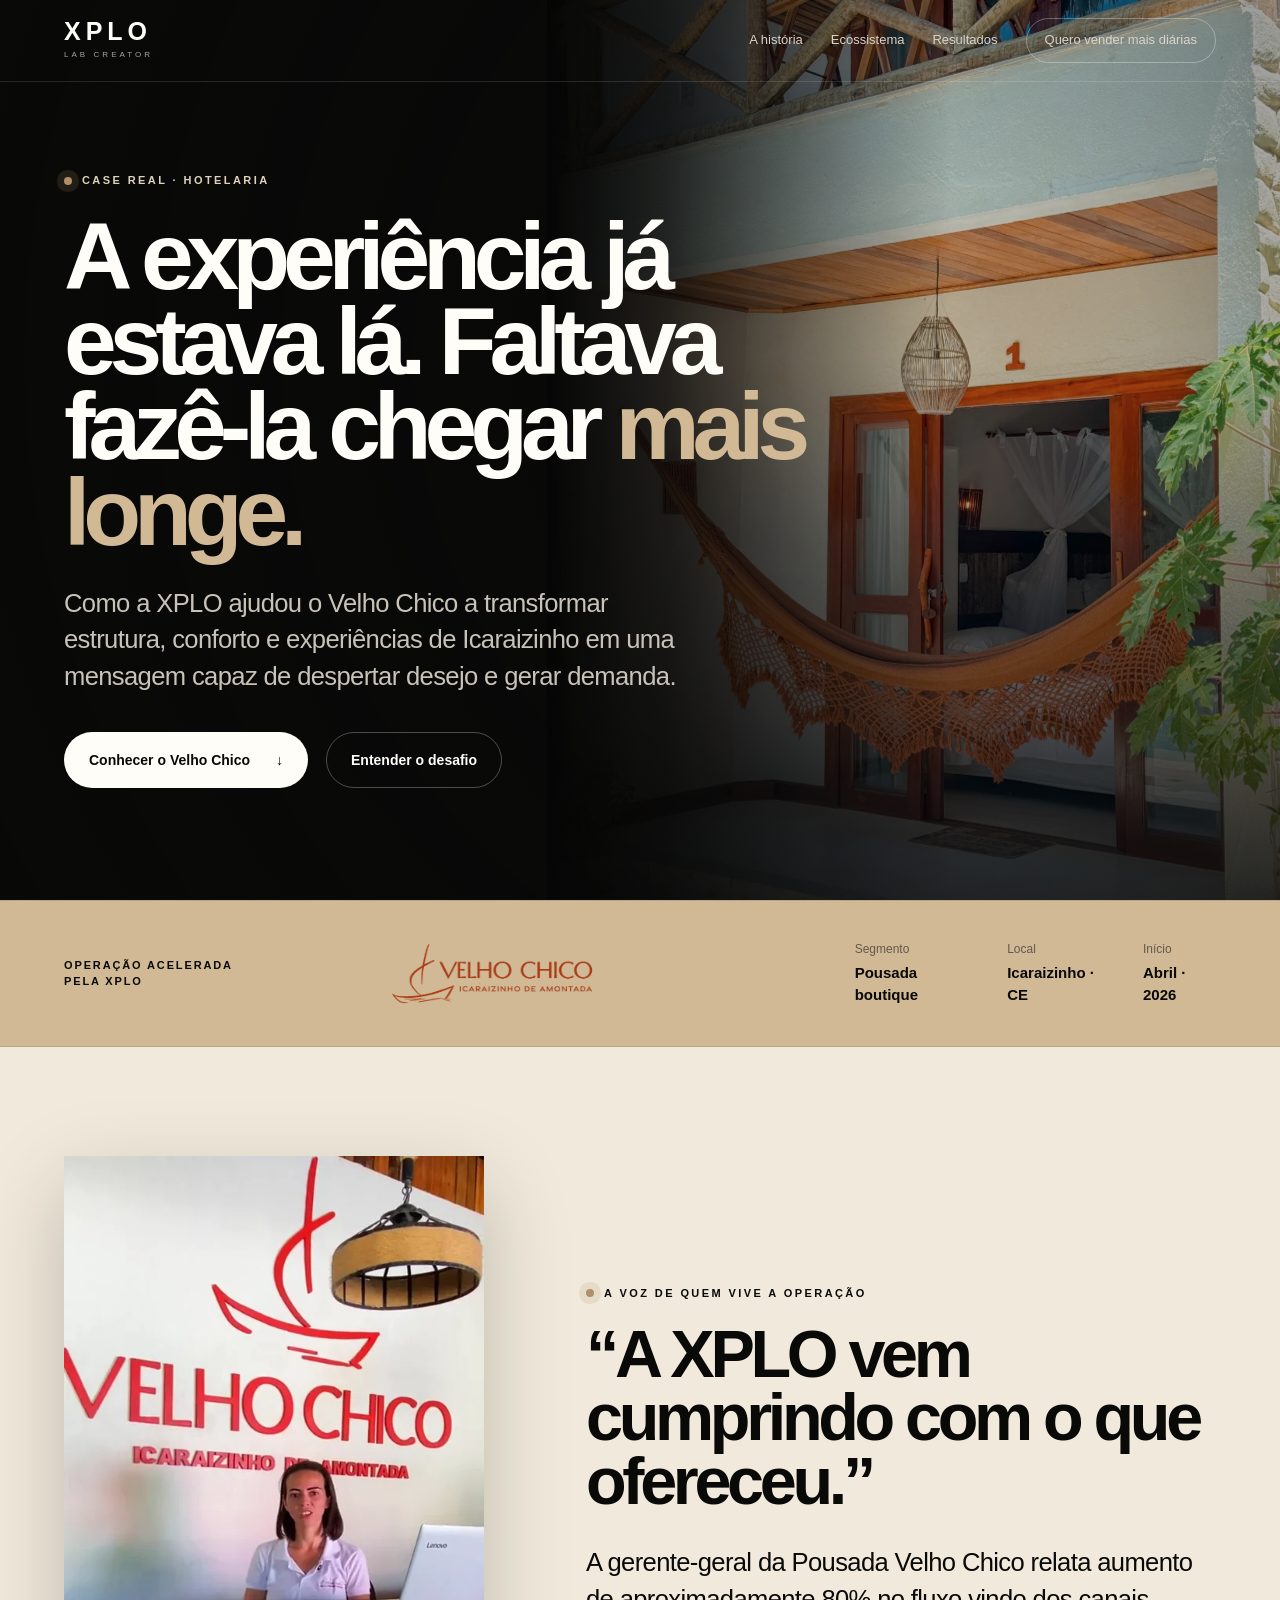
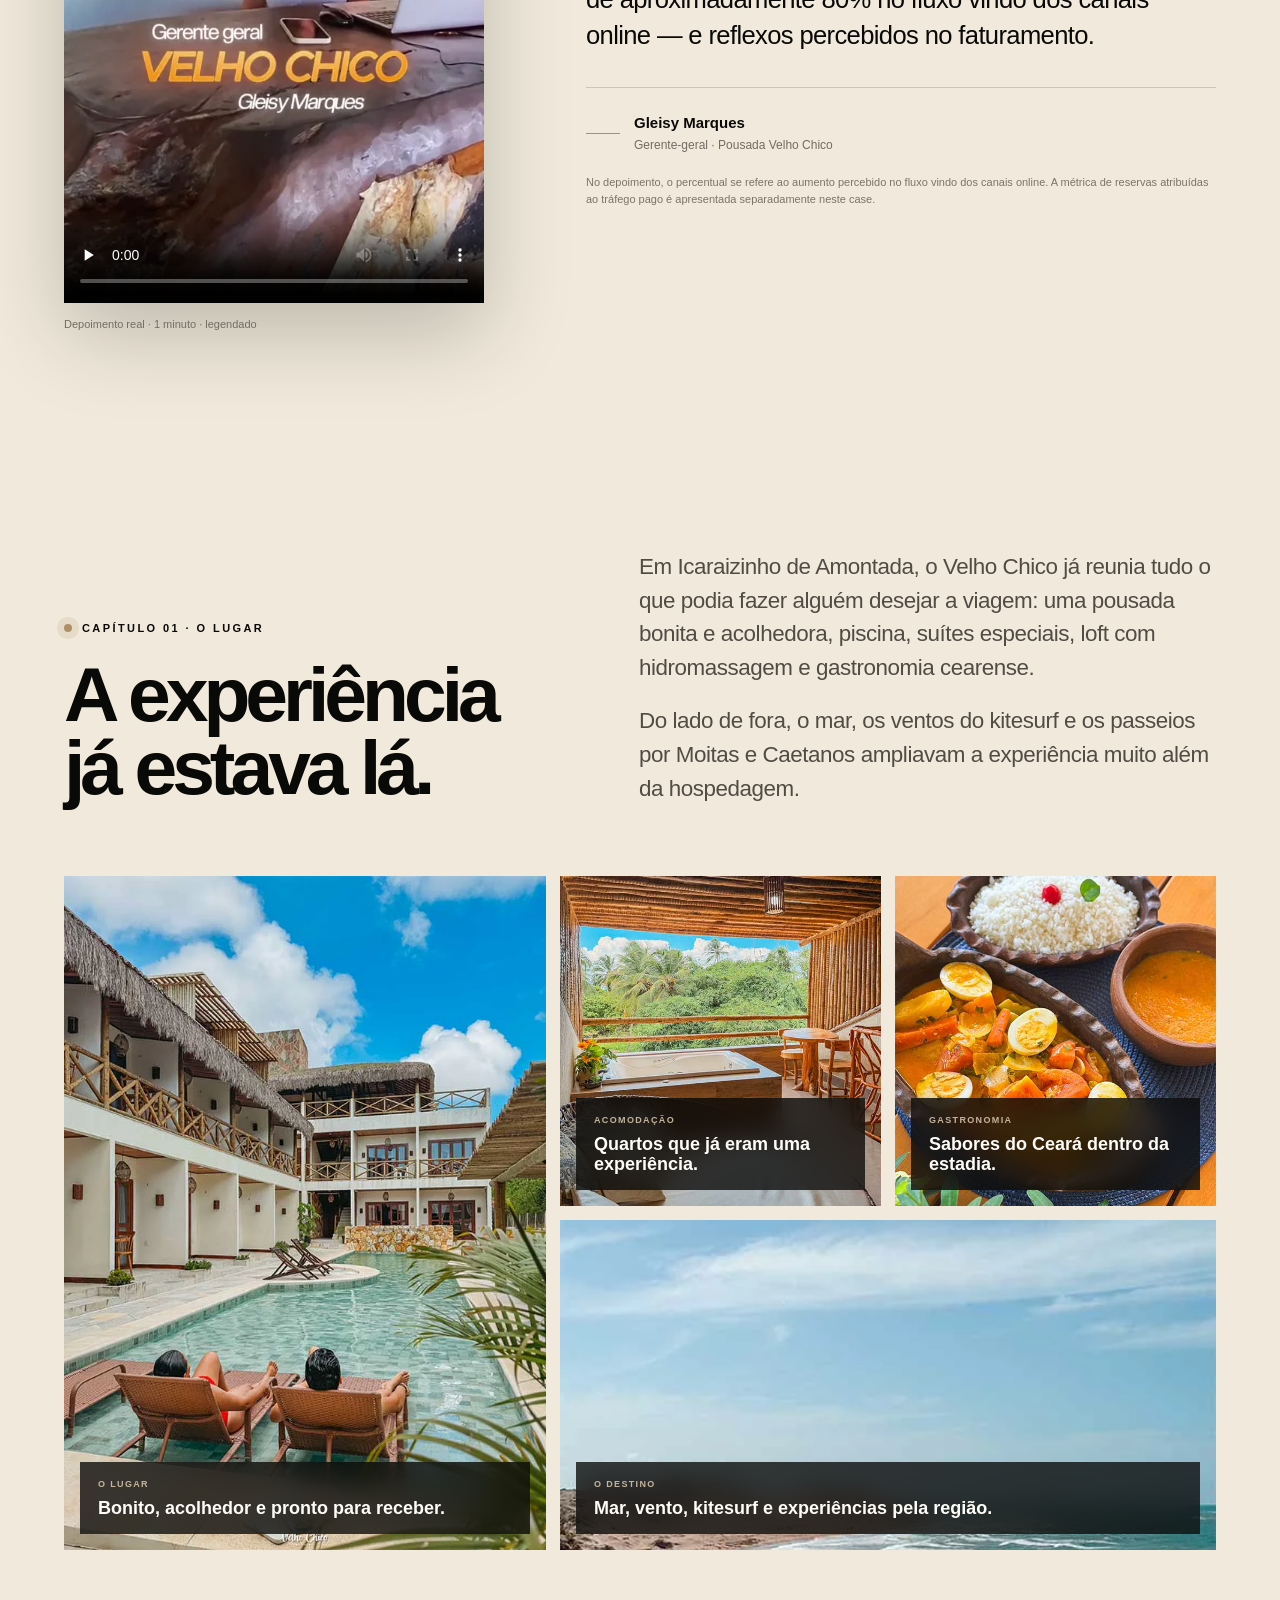
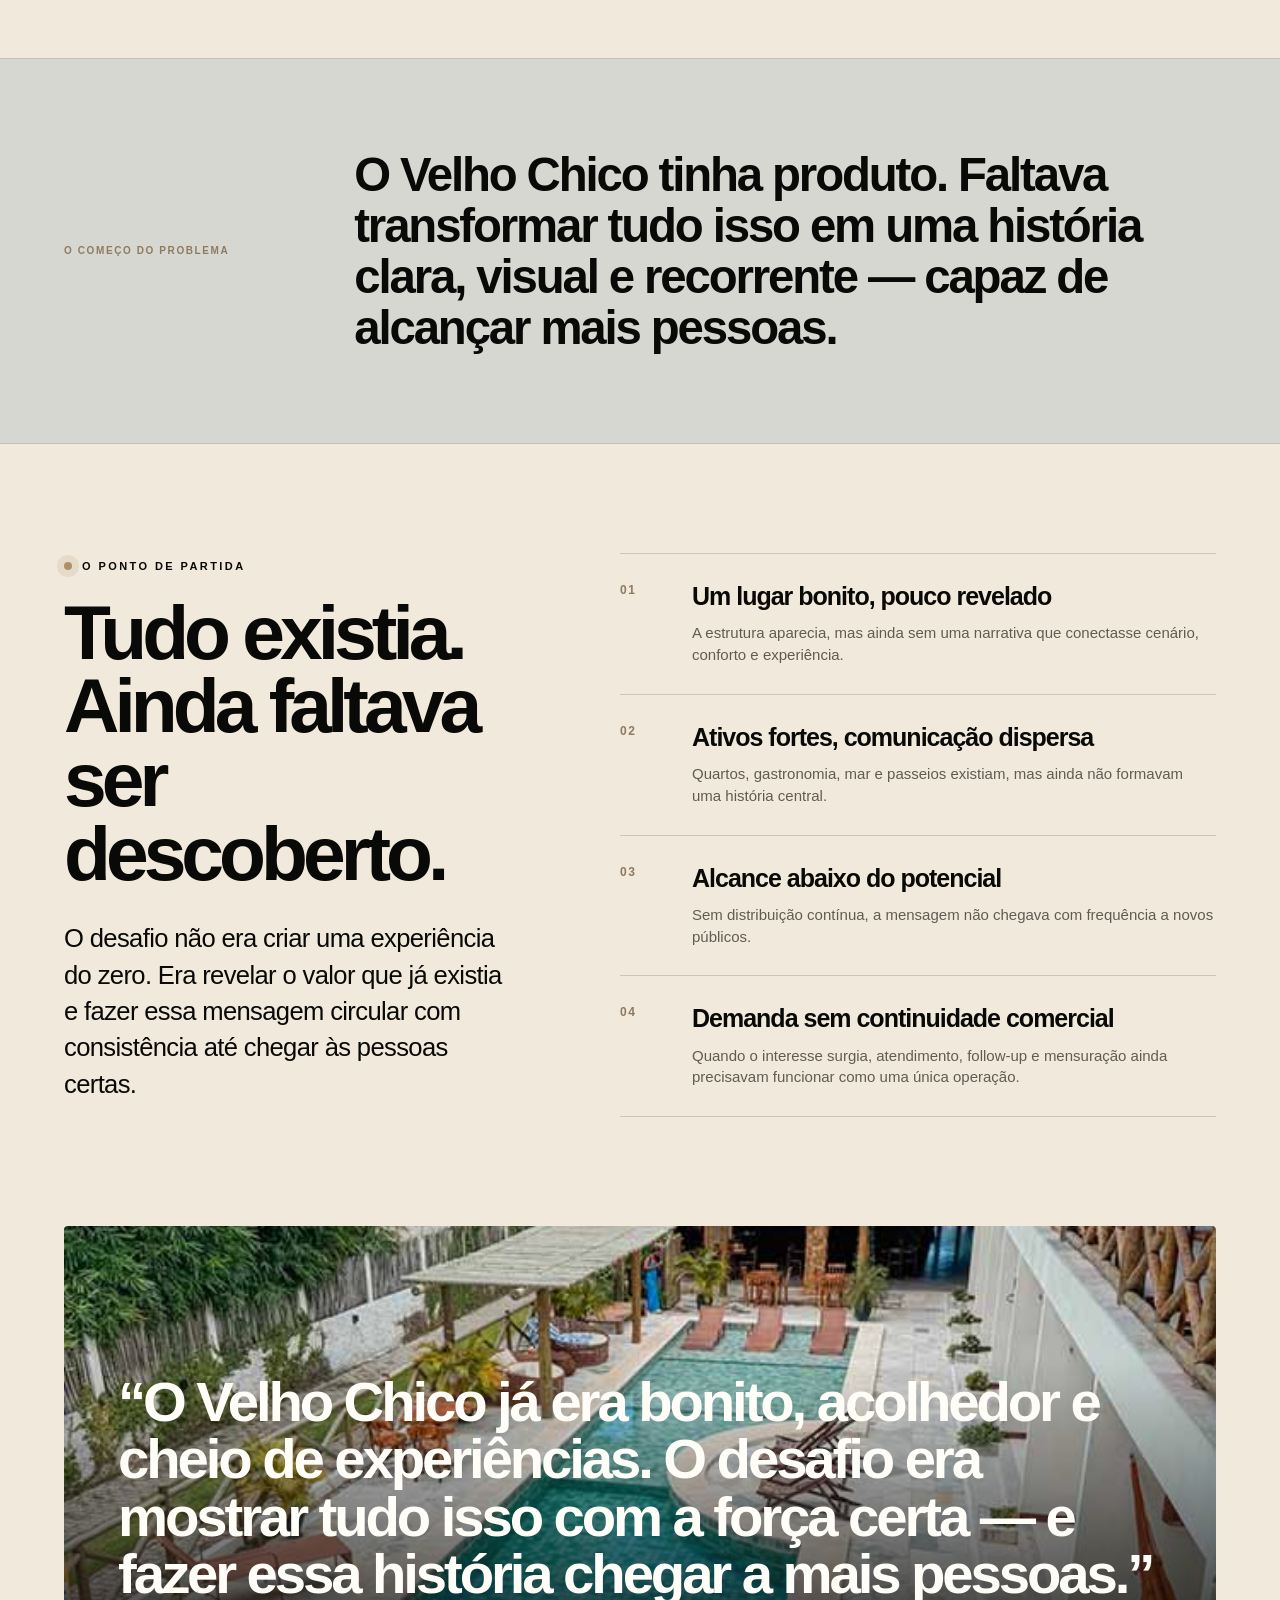
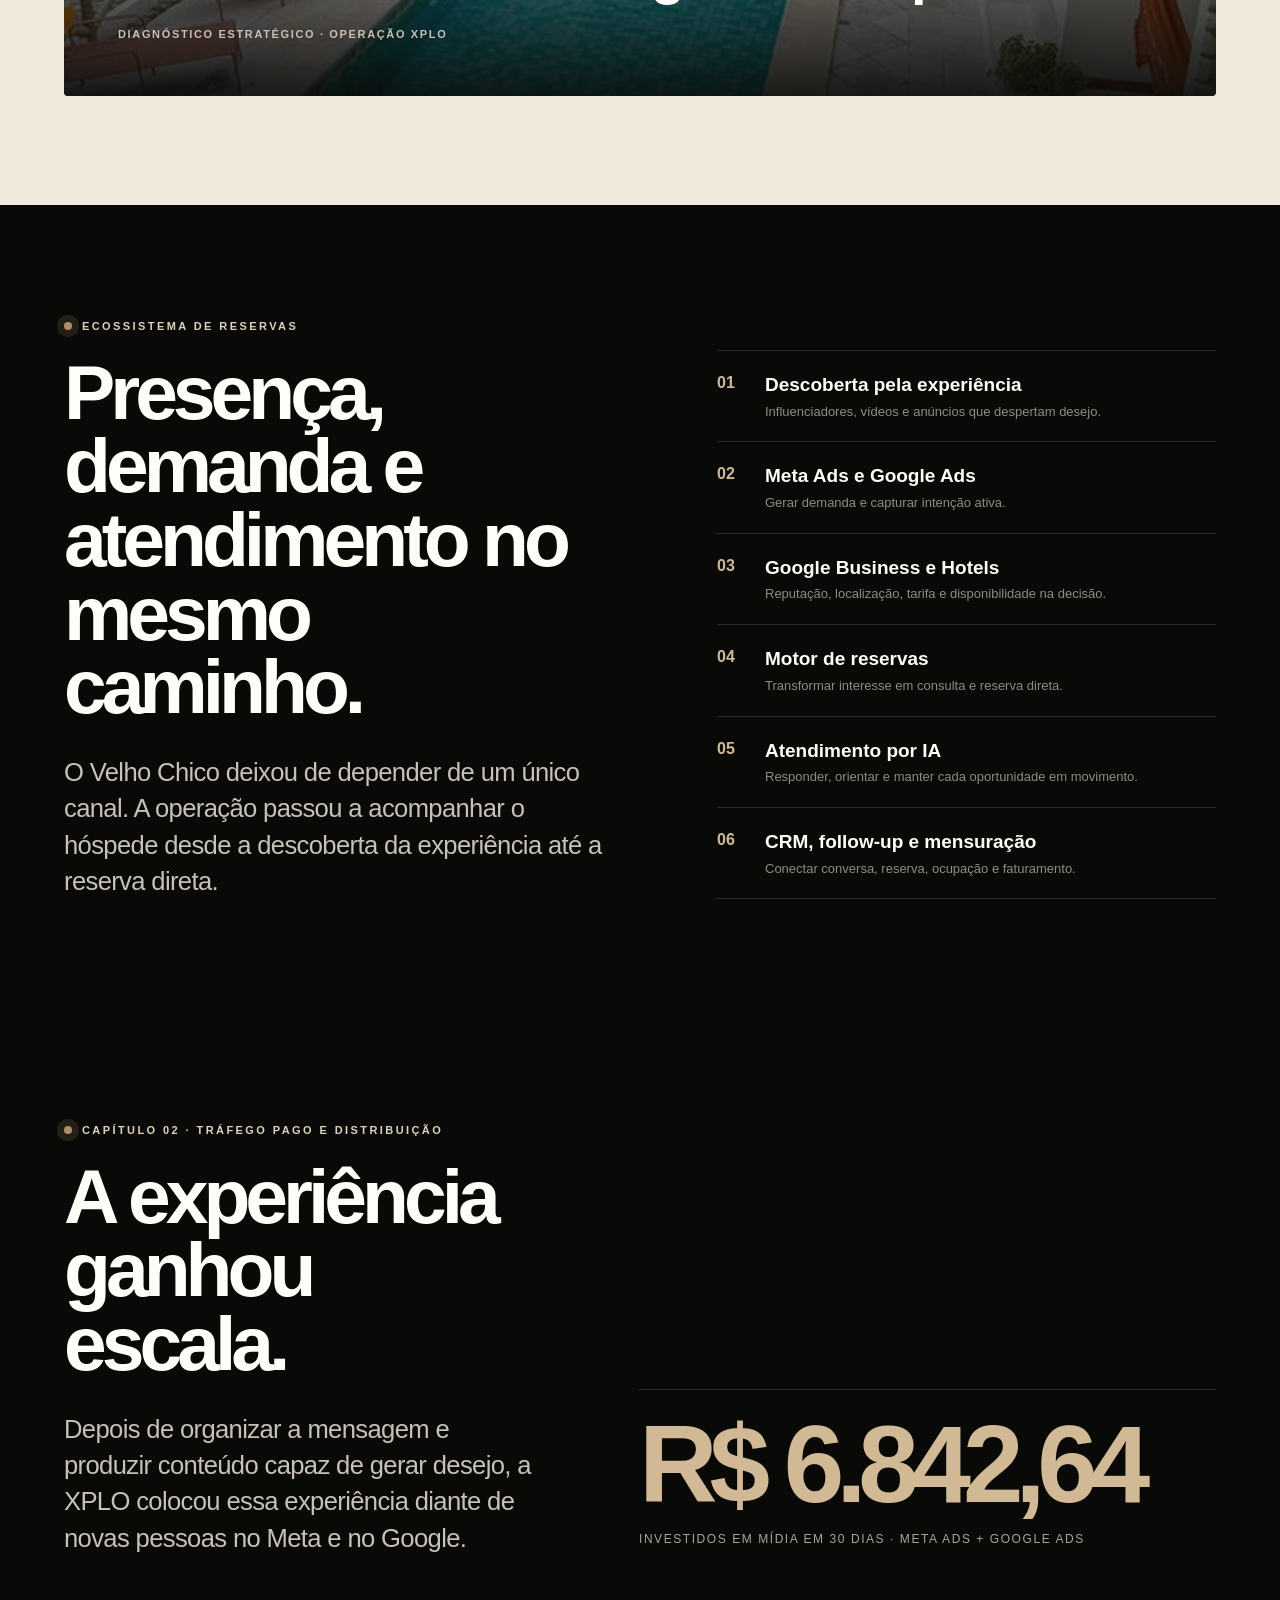
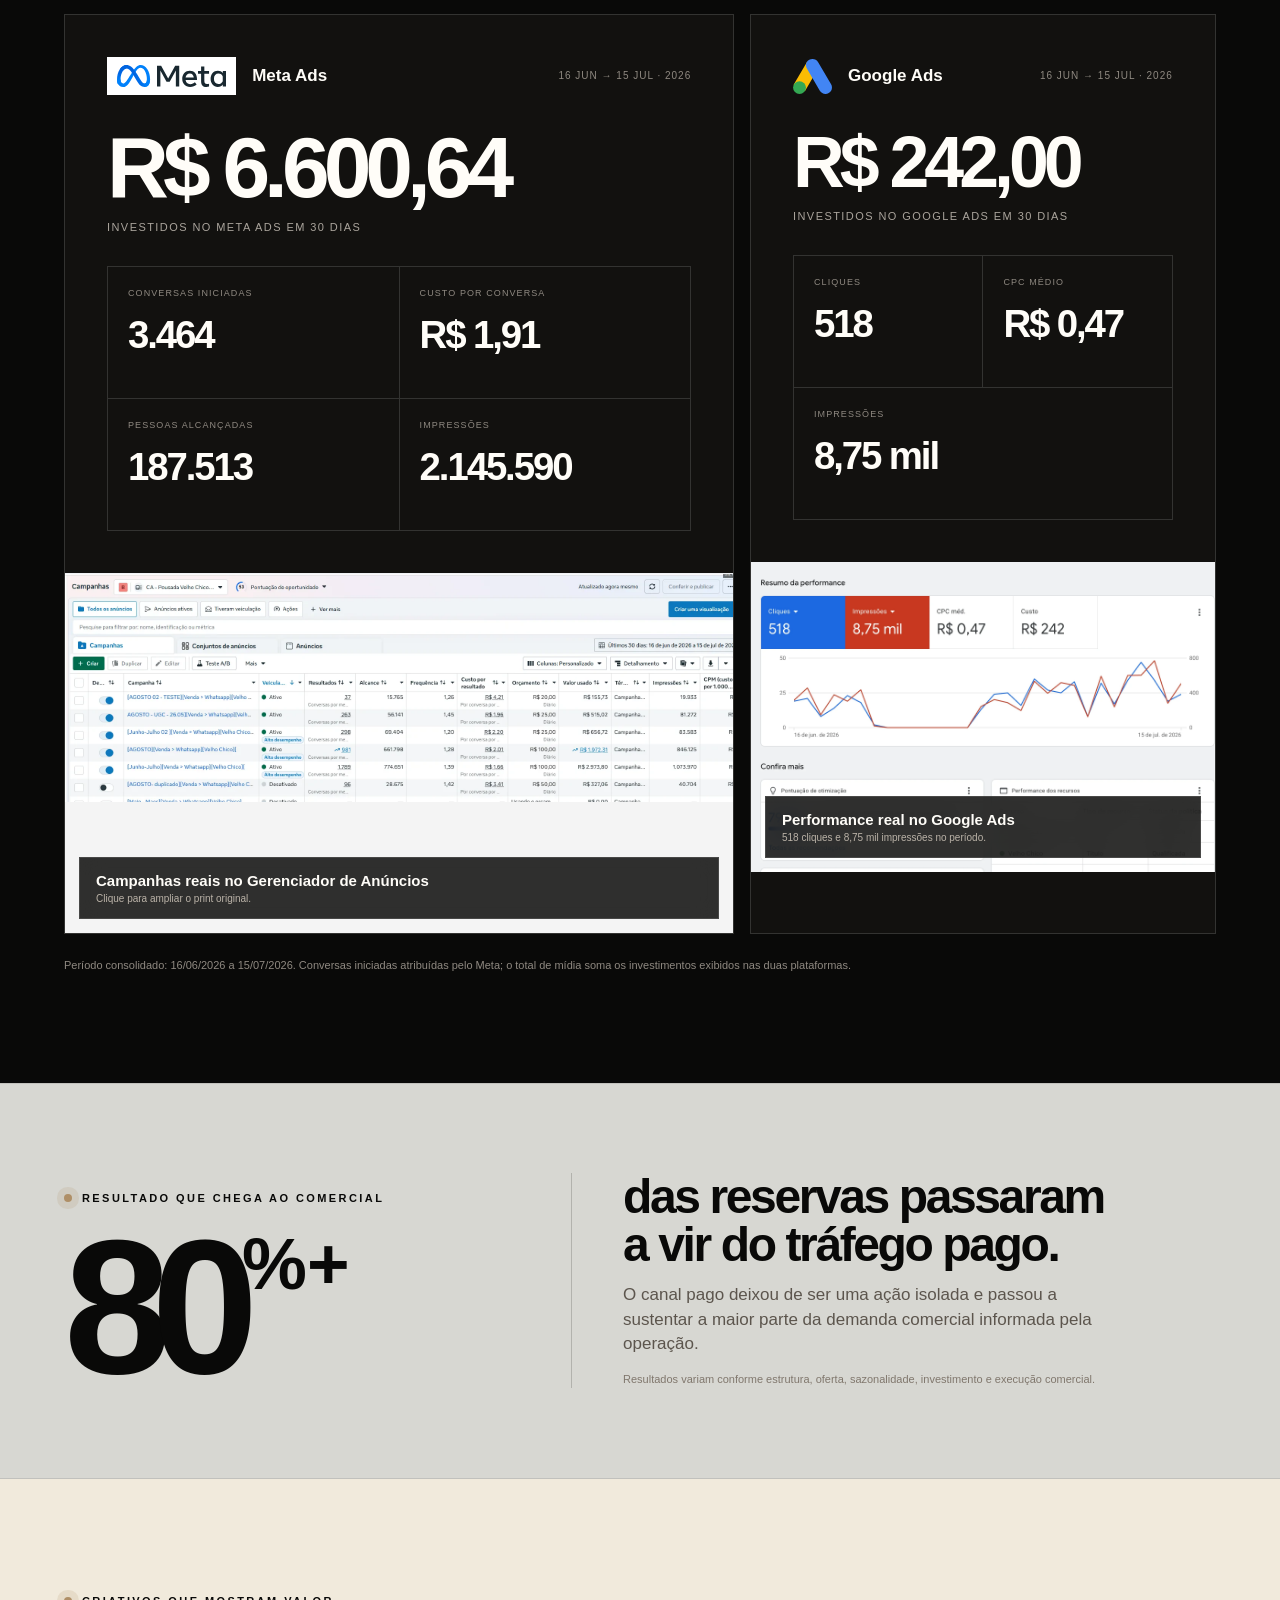
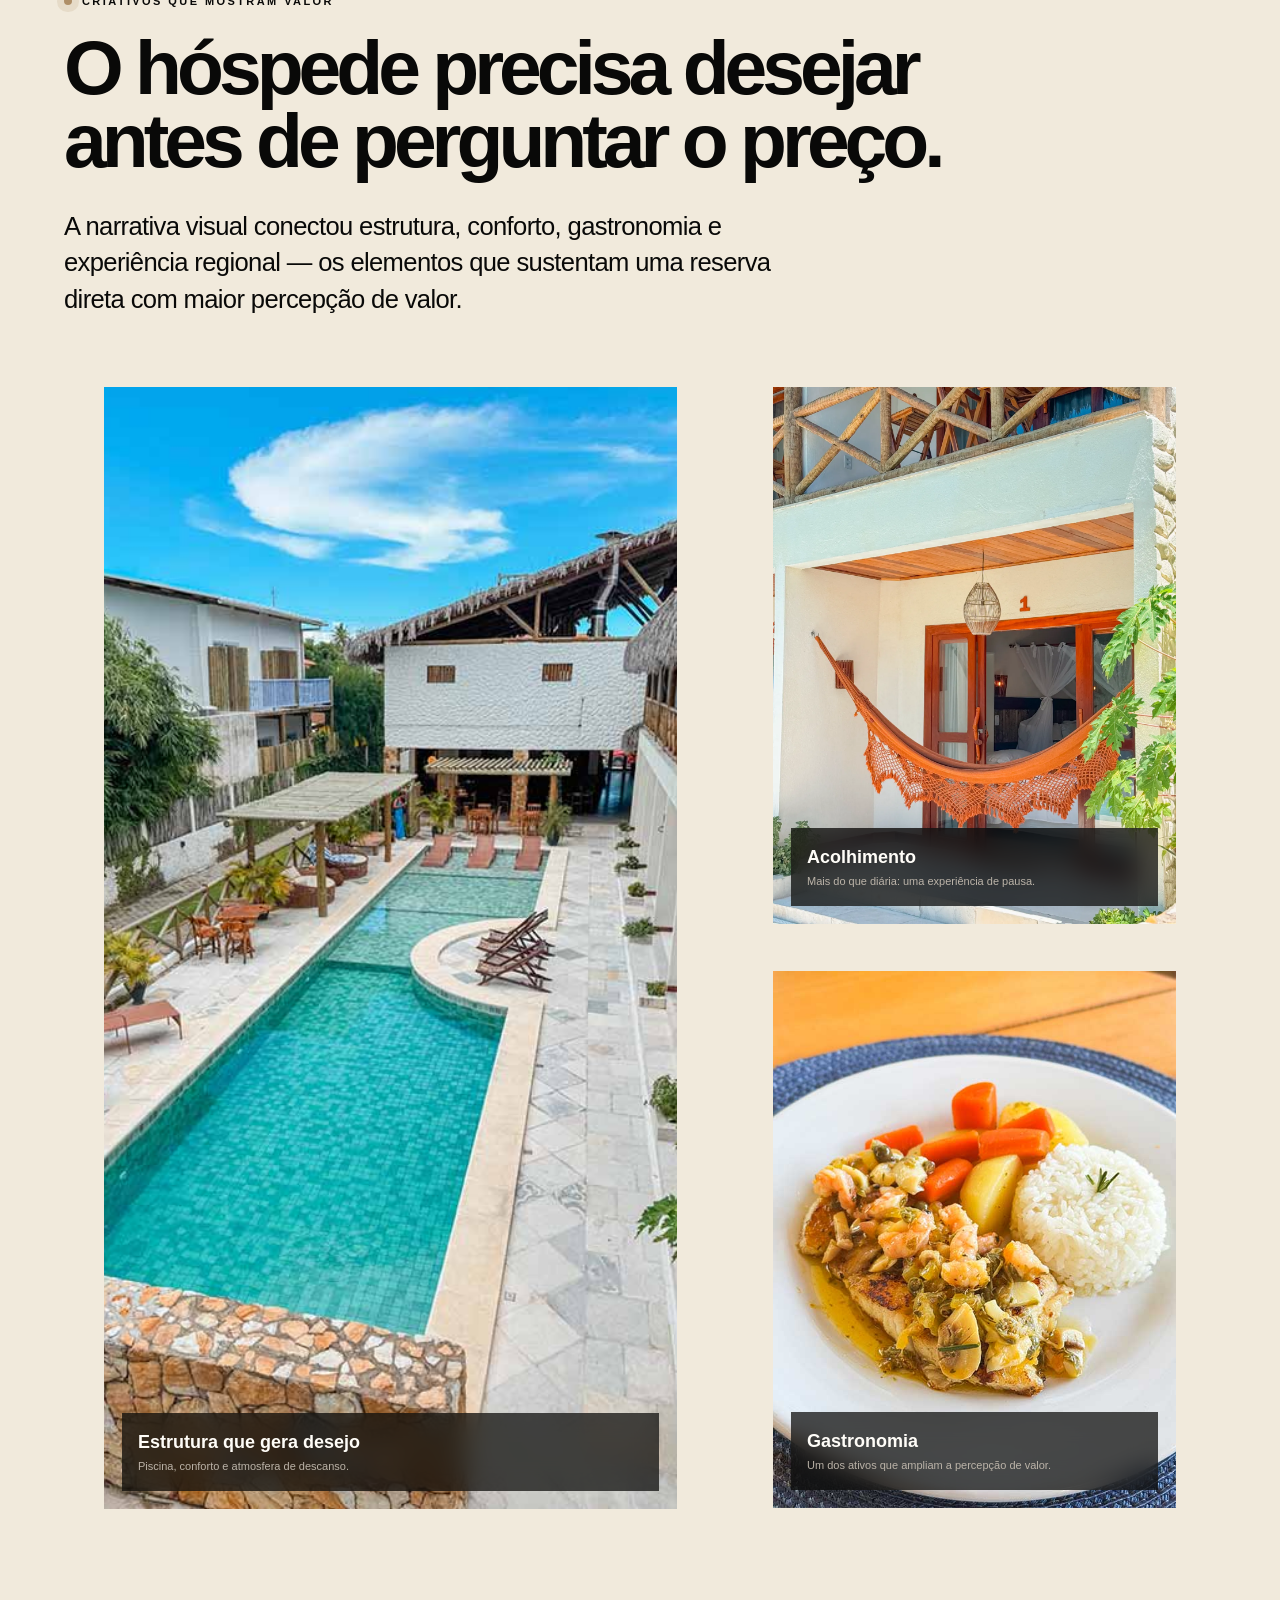
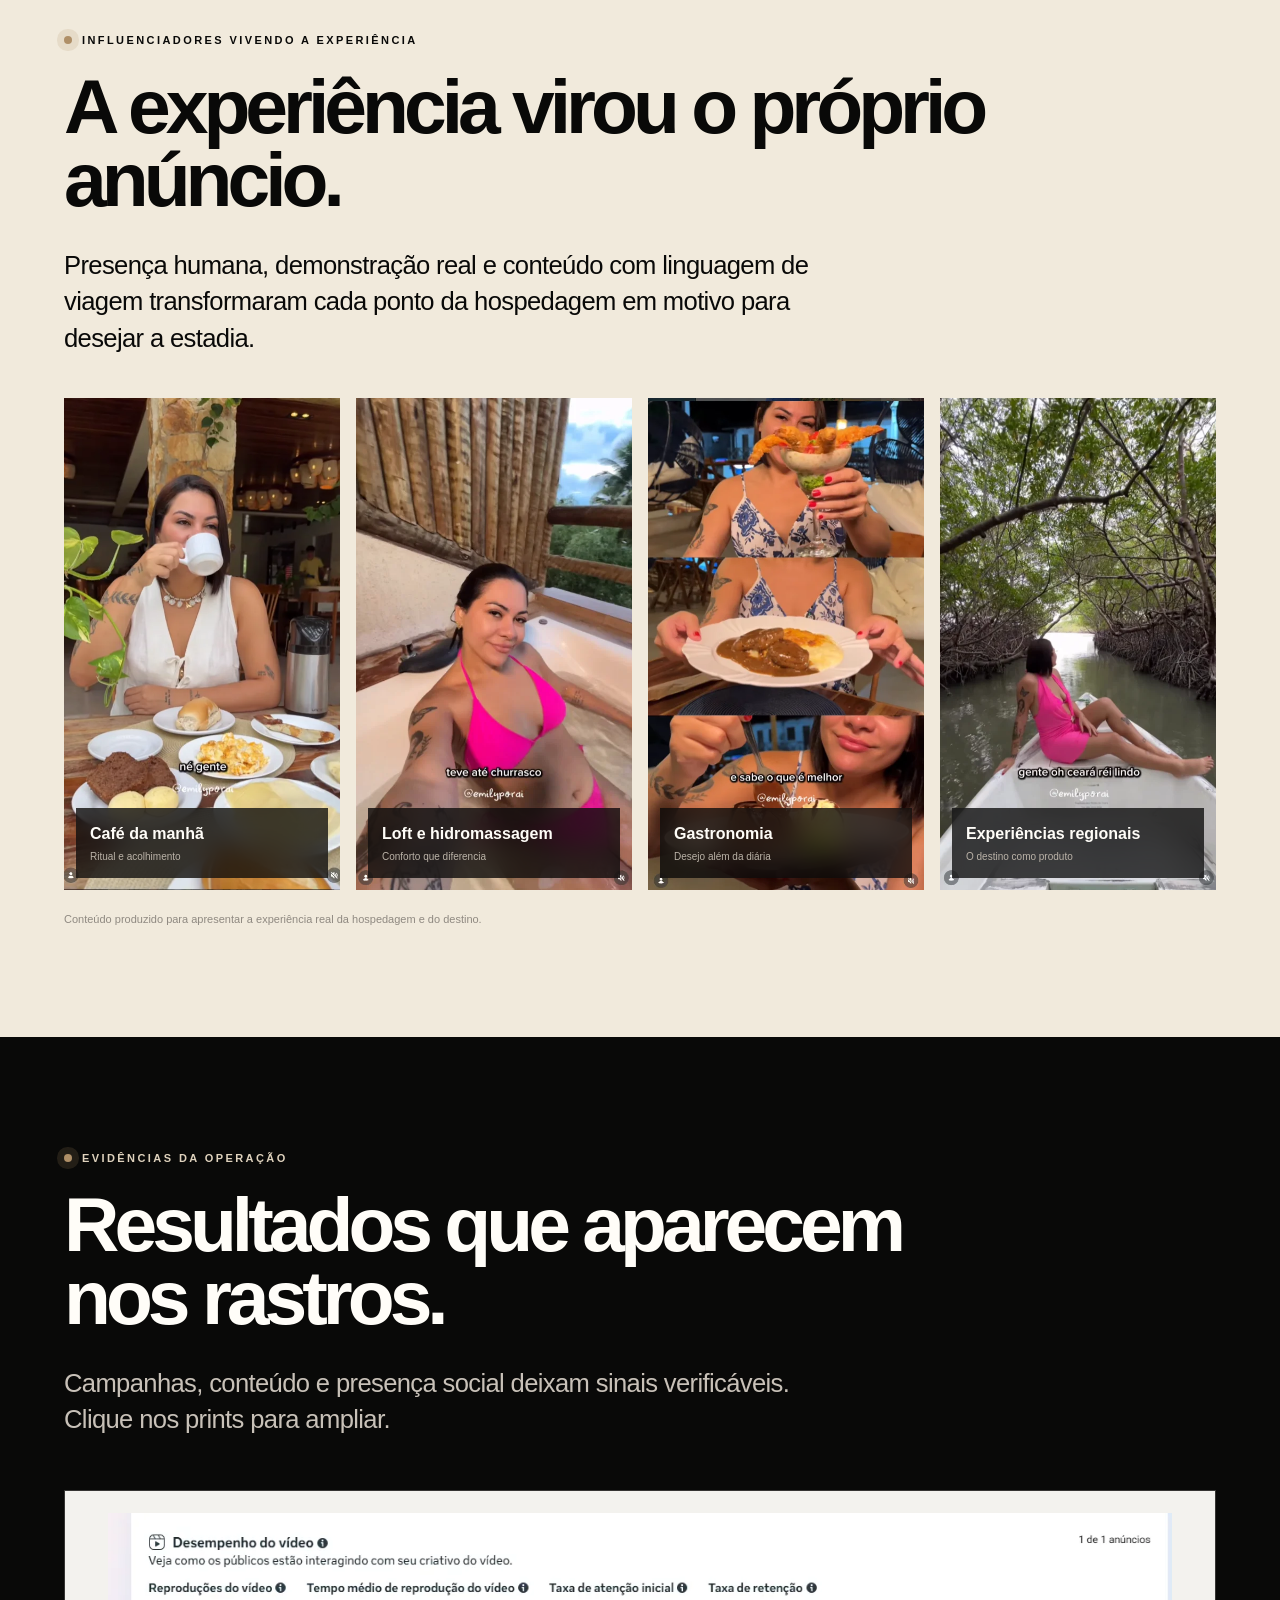
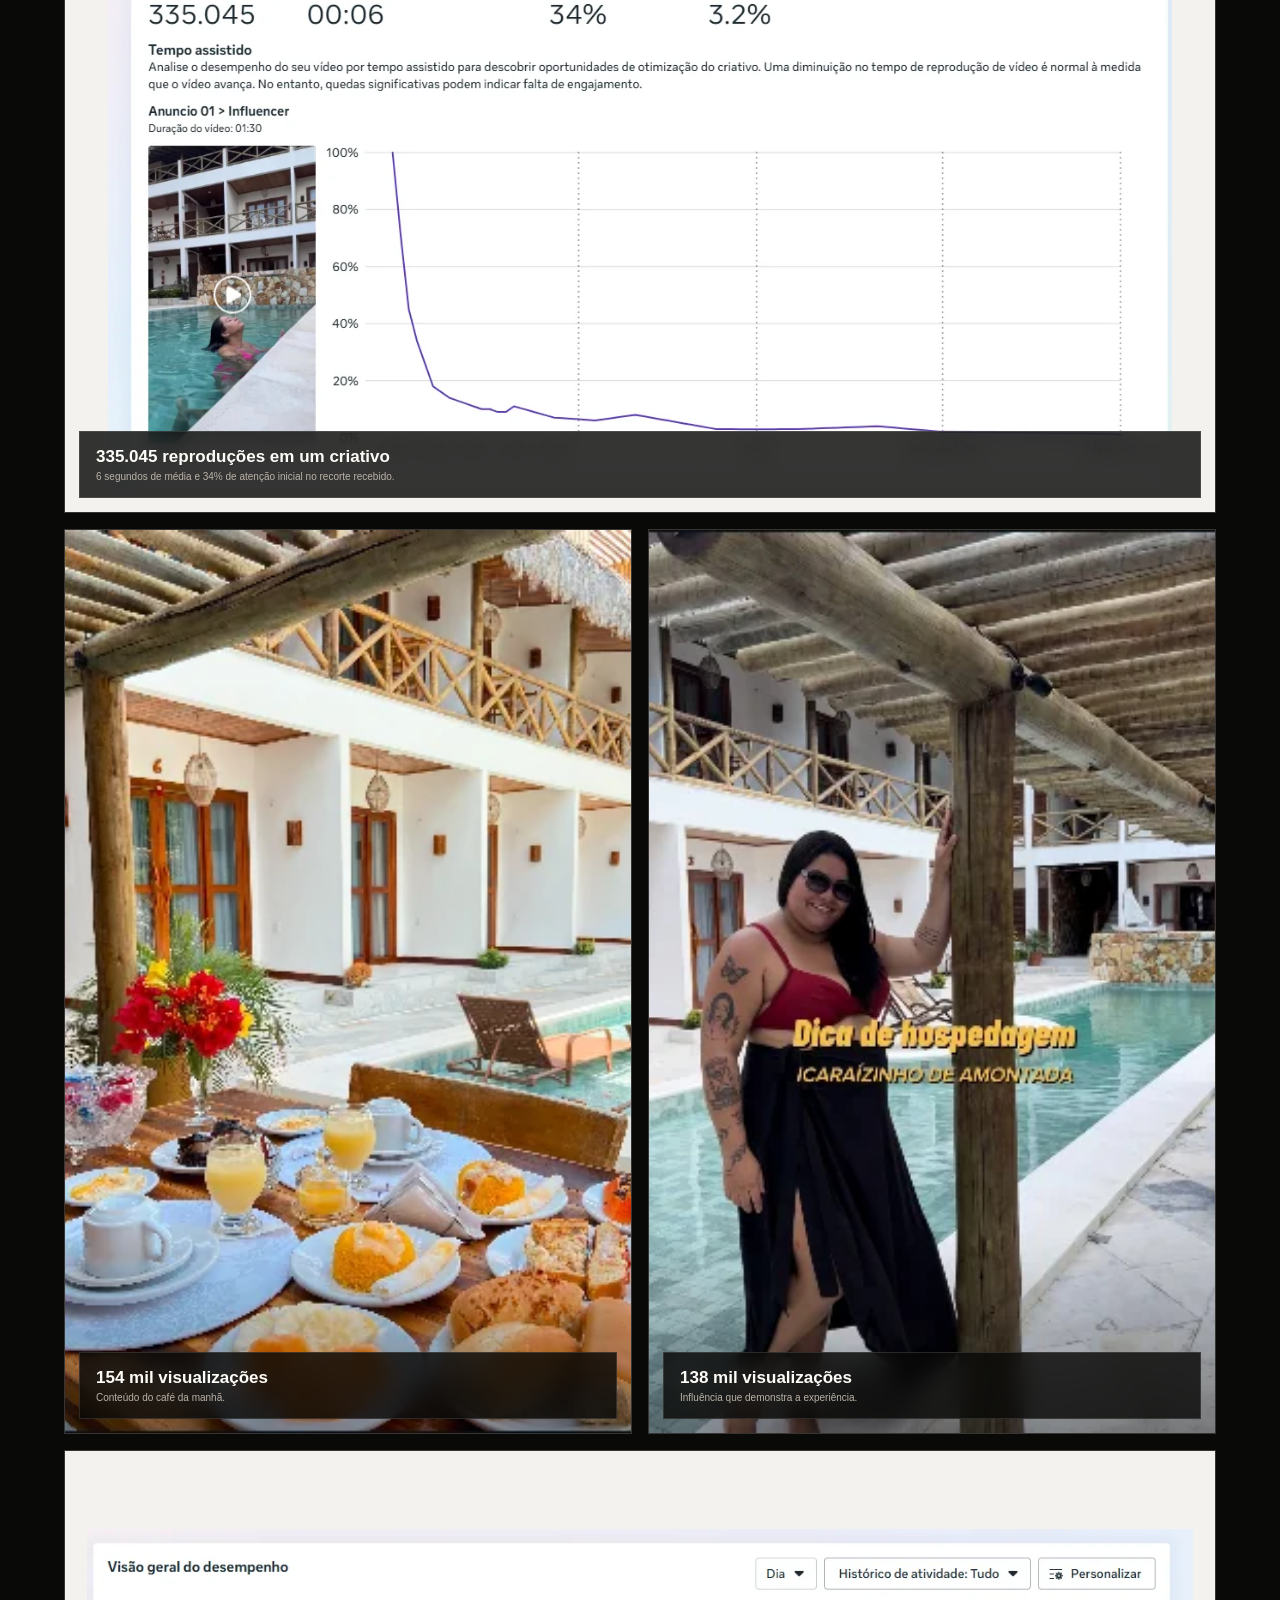
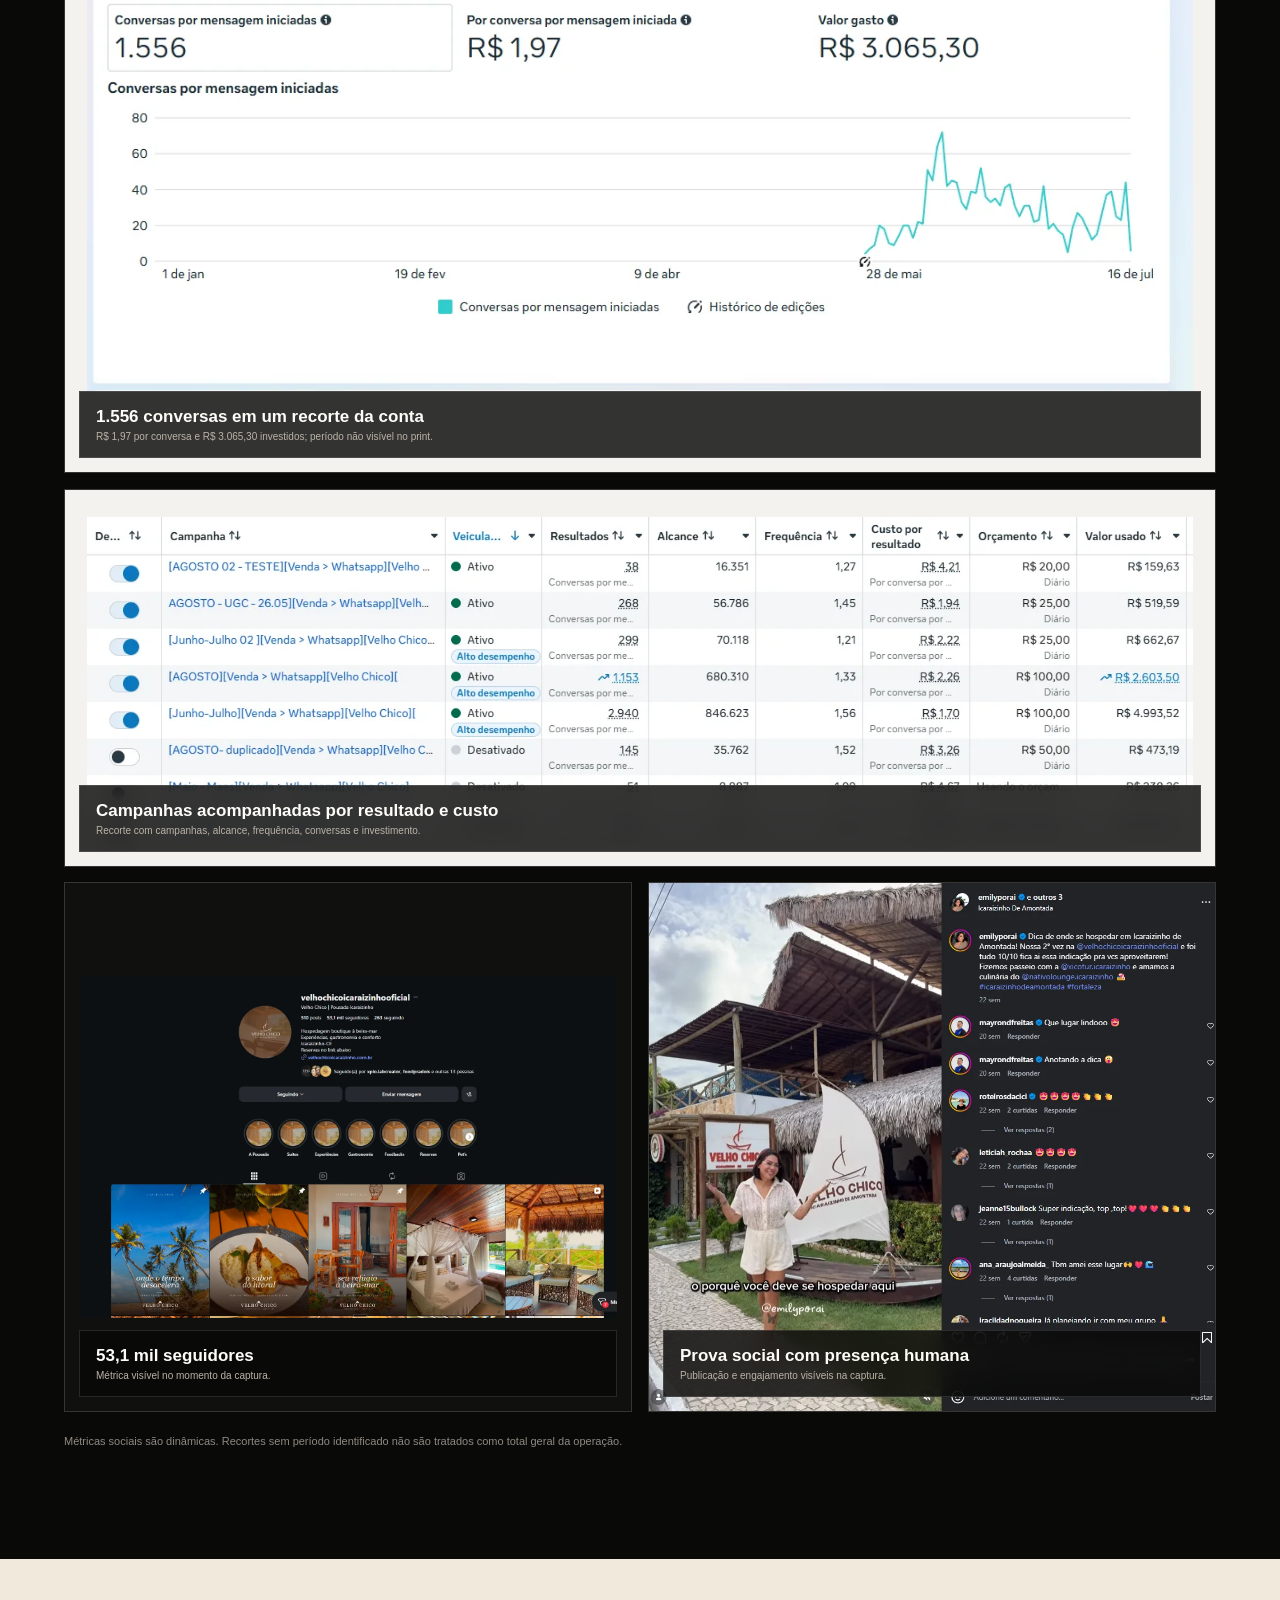
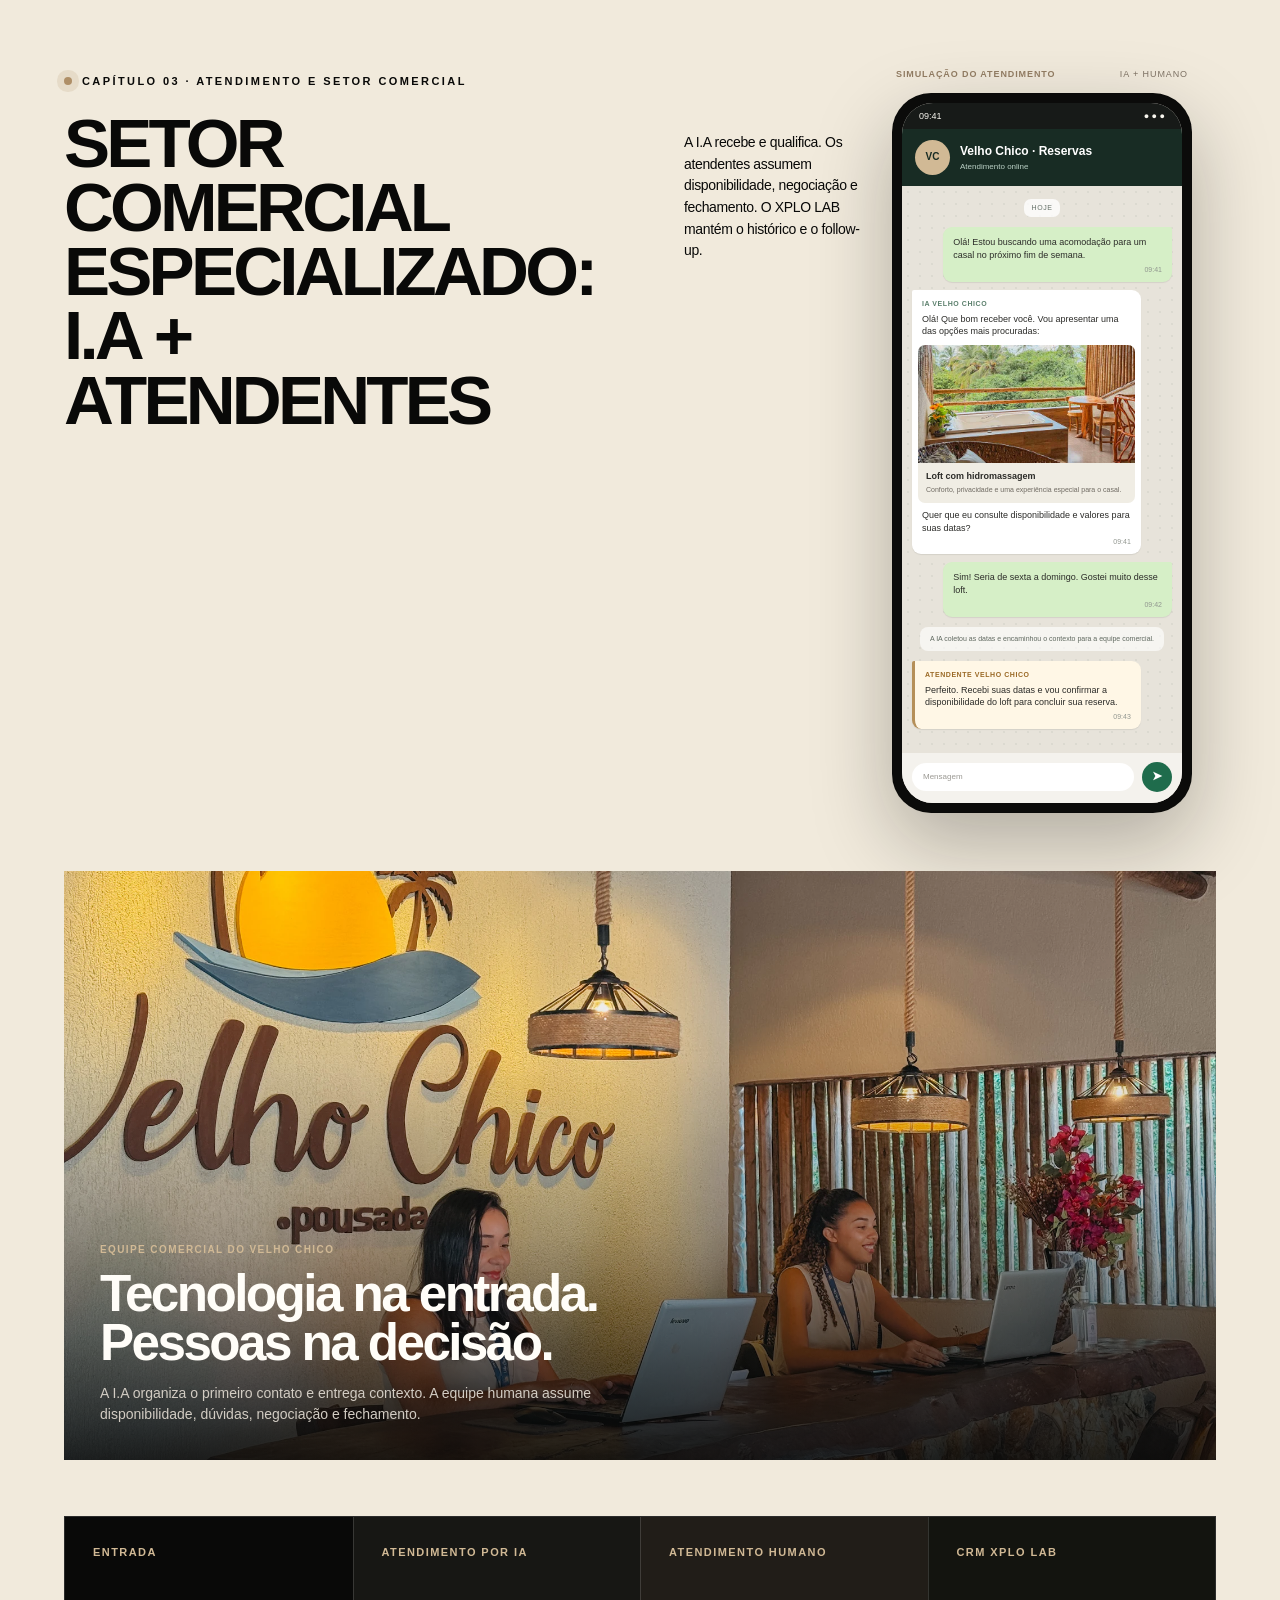
<file: cases/velho-chico/index.html>
<!doctype html>
<html lang="pt-BR">
<head>
  <meta charset="utf-8" />
  <meta name="viewport" content="width=device-width, initial-scale=1" />
  <meta name="description" content="Case XPLO e Pousada Velho Chico: como uma experiência que já existia ganhou narrativa, alcance e uma operação de reservas diretas." />
  <link rel="canonical" href="https://www.xplo.com.br/cases/velho-chico/" />
  <meta property="og:type" content="website" />
  <meta property="og:title" content="Case Pousada Velho Chico — XPLO" />
  <meta property="og:description" content="O Velho Chico já tinha estrutura, conforto e experiências. A XPLO ajudou essa história a alcançar mais pessoas e gerar demanda." />
  <meta property="og:url" content="https://www.xplo.com.br/cases/velho-chico/" />
  <meta property="og:image" content="https://www.xplo.com.br/cases/velho-chico/assets/velho-chico-case.webp" />
  <meta name="xplo-release" content="velho-chico-case-2026-09-03-meta-integral-v4" />
  <title>Case Pousada Velho Chico — XPLO</title>
  <script>document.documentElement.classList.add('motion-ready')</script>
  <style>
    :root {
      --ink: #090908;
      --ink-2: #14120f;
      --cream: #f1eadc;
      --sand: #d1b995;
      --sand-2: #af8f67;
      --white: #fffdf8;
      --muted: #9d968b;
      --line-dark: rgba(255,255,255,.14);
      --line-light: rgba(18,15,11,.16);
      --success: #b8d7a6;
      --max: 1220px;
      --pad: clamp(22px, 5vw, 70px);
    }

    * { box-sizing: border-box; }
    html { scroll-behavior: smooth; }
    body {
      margin: 0;
      color: var(--ink);
      background: var(--cream);
      font-family: Inter, ui-sans-serif, -apple-system, BlinkMacSystemFont, "Segoe UI", sans-serif;
      line-height: 1.45;
      text-rendering: optimizeLegibility;
    }
    img { display: block; max-width: 100%; }
    a { color: inherit; }
    button, a { -webkit-tap-highlight-color: transparent; }
    ::selection { color: var(--ink); background: var(--sand); }

    .shell { width: min(var(--max), calc(100% - (var(--pad) * 2))); margin: 0 auto; }
    .dark { color: var(--white); background: var(--ink); }
    .cream { color: var(--ink); background: var(--cream); }
    .sand { color: var(--ink); background: var(--sand); }
    .section { padding: clamp(74px, 8.5vw, 122px) 0; }
    .eyebrow {
      display: inline-flex;
      align-items: center;
      gap: 10px;
      margin: 0 0 24px;
      font-size: 11px;
      line-height: 1;
      font-weight: 760;
      letter-spacing: .22em;
      text-transform: uppercase;
    }
    .eyebrow::before {
      content: "";
      width: 8px;
      height: 8px;
      border-radius: 50%;
      background: var(--sand-2);
      box-shadow: 0 0 0 7px rgba(175,143,103,.16);
    }
    .dark .eyebrow { color: #dfd2bd; }
    .muted { color: var(--muted); }
    .display {
      margin: 0;
      font-size: clamp(49px, 7.4vw, 106px);
      line-height: .9;
      letter-spacing: -.075em;
      font-weight: 760;
    }
    .section-title {
      margin: 0;
      max-width: 960px;
      font-size: clamp(40px, 6vw, 82px);
      line-height: .96;
      letter-spacing: -.065em;
      font-weight: 740;
    }
    .lead {
      margin: 30px 0 0;
      max-width: 760px;
      font-size: clamp(19px, 2vw, 26px);
      line-height: 1.42;
      letter-spacing: -.025em;
    }
    .dark .lead { color: #c8c1b8; }


    header {
      position: absolute;
      inset: 0 0 auto;
      z-index: 20;
      height: 82px;
      color: var(--white);
      border-bottom: 1px solid rgba(255,255,255,.12);
    }
    .nav { height: 100%; display: flex; align-items: center; justify-content: space-between; gap: 22px; }
    .brand { text-decoration: none; }
    .brand strong { display: block; font-size: 25px; line-height: .9; letter-spacing: .2em; }
    .brand span { display: block; margin-top: 6px; font-size: 8px; letter-spacing: .38em; color: #aaa49d; }
    .nav-links { display: flex; align-items: center; gap: 28px; font-size: 13px; }
    .nav-links a { text-decoration: none; color: #d8d3cb; }
    .nav-links a:hover { color: #fff; }
    .nav-cta {
      padding: 12px 18px;
      border: 1px solid rgba(255,255,255,.3);
      border-radius: 999px;
    }

    .hero {
      position: relative;
      min-height: 100svh;
      overflow: hidden;
      color: var(--white);
      background: var(--ink);
    }
    .hero-photo {
      position: absolute;
      inset: 0 0 0 44%;
      background:
        linear-gradient(90deg, var(--ink) 0%, rgba(9,9,8,.85) 16%, rgba(9,9,8,.23) 54%, rgba(9,9,8,.28) 100%),
        linear-gradient(0deg, rgba(9,9,8,.75), transparent 60%),
        url("assets/velho-chico-case.webp") center 46% / cover no-repeat;
      filter: saturate(.82) contrast(1.03);
    }
    .hero::after {
      content: "";
      position: absolute;
      inset: 0;
      pointer-events: none;
      background: radial-gradient(circle at 76% 40%, transparent 0 16%, rgba(9,9,8,.2) 48%, rgba(9,9,8,.7) 100%);
    }
    .hero-inner {
      position: relative;
      z-index: 2;
      display: grid;
      align-content: center;
      min-height: 100svh;
      padding: 140px 0 78px;
    }
    .hero-copy { width: min(790px, 70%); }
    .hero .display em { color: var(--sand); font-style: normal; }
    .hero .lead { max-width: 650px; color: #c9c2b8; }
    .hero-client {
      display: flex;
      align-items: center;
      gap: 18px;
      margin-bottom: 28px;
    }
    .hero-client-label {
      display: inline-flex;
      align-items: center;
      gap: 10px;
      color: #dfd2bd;
      font-size: 11px;
      line-height: 1;
      font-weight: 760;
      letter-spacing: .22em;
      text-transform: uppercase;
    }
    .hero-client-label::before {
      content: "";
      width: 8px;
      height: 8px;
      border-radius: 50%;
      background: var(--sand-2);
      box-shadow: 0 0 0 7px rgba(175,143,103,.16);
    }
    .hero-client-logo {
      display: grid;
      place-items: center;
      width: 188px;
      height: 64px;
      padding: 8px 16px;
      border: 1px solid rgba(255,255,255,.18);
      background: rgba(241,234,220,.94);
    }
    .hero-client-logo img { width: 154px; height: 48px; object-fit: contain; }
    .hero-actions { display: flex; align-items: center; flex-wrap: wrap; gap: 18px; margin-top: 38px; }
    .client-strip { border-top: 1px solid rgba(9,9,8,.12); border-bottom: 1px solid rgba(9,9,8,.12); }
    .client-strip-inner { min-height: 145px; display: grid; grid-template-columns: .8fr 1.2fr 1fr; align-items: center; gap: 34px; }
    .client-strip p { margin: 0; font-size: 11px; font-weight: 760; letter-spacing: .17em; text-transform: uppercase; }
    .client-logo { width: 210px; height: 70px; object-fit: contain; object-position: left center; }
    .case-meta { display: flex; justify-content: flex-end; gap: 34px; color: #62594e; font-size: 12px; }
    .case-meta strong { display: block; margin-top: 4px; color: var(--ink); font-size: 15px; }
    .testimonial-section { padding: clamp(74px, 8.5vw, 122px) 0; }
    .testimonial-grid {
      display: grid;
      grid-template-columns: minmax(280px, 420px) minmax(0, 1fr);
      gap: clamp(48px, 8vw, 120px);
      align-items: center;
    }
    .testimonial-media { margin: 0; }
    .testimonial-video-frame {
      overflow: hidden;
      aspect-ratio: 9 / 16;
      background: #12110f;
      box-shadow: 0 30px 80px rgba(9,9,8,.22);
    }
    .testimonial-video-frame video { display: block; width: 100%; height: 100%; object-fit: contain; }
    .testimonial-media figcaption { margin-top: 14px; color: #746b61; font-size: 11px; }
    .testimonial-copy .section-title { max-width: 760px; font-size: clamp(40px, 5.2vw, 72px); }
    .testimonial-copy .lead { max-width: 700px; }
    .testimonial-person { display: flex; align-items: center; gap: 14px; margin-top: 34px; padding-top: 24px; border-top: 1px solid var(--line-light); }
    .testimonial-person::before { content: ""; width: 34px; height: 1px; background: var(--sand-2); }
    .testimonial-person strong { display: block; font-size: 15px; }
    .testimonial-person span { display: block; margin-top: 3px; color: #746b61; font-size: 12px; }
    .testimonial-clarity { display: block; margin-top: 20px; max-width: 650px; color: #7c7369; font-size: 11px; line-height: 1.55; }
    .button {
      display: inline-flex;
      align-items: center;
      justify-content: center;
      gap: 26px;
      min-height: 56px;
      padding: 0 24px;
      border: 1px solid transparent;
      border-radius: 999px;
      text-decoration: none;
      font-size: 14px;
      font-weight: 760;
      transition: transform .2s ease, background .2s ease, color .2s ease;
    }
    .button:hover { transform: translateY(-2px); }
    .button-light { color: var(--ink); background: var(--white); }
    .button-ghost { color: var(--white); border-color: rgba(255,255,255,.28); }
    .button-dark { color: var(--white); background: var(--ink); }
    .story-opening { padding: clamp(80px, 8.5vw, 124px) 0; }
    .story-opening-head {
      display: grid;
      grid-template-columns: .9fr 1.1fr;
      gap: clamp(44px, 8vw, 120px);
      align-items: end;
    }
    .story-opening-copy { max-width: 650px; }
    .story-opening-copy p { margin: 0; color: #514b44; font-size: clamp(18px, 1.75vw, 23px); line-height: 1.5; letter-spacing: -.02em; }
    .story-opening-copy p + p { margin-top: 20px; }
    .story-showcase {
      display: grid;
      grid-template-columns: 1.2fr .8fr .8fr;
      grid-template-rows: 330px 330px;
      gap: 14px;
      margin-top: clamp(48px, 5.5vw, 72px);
    }
    .story-feature { position: relative; overflow: hidden; margin: 0; background: #2b241c; }
    .story-feature.main { grid-row: 1 / -1; }
    .story-feature.wide { grid-column: 2 / -1; }
    .story-feature img { width: 100%; height: 100%; object-fit: cover; transition: transform .7s cubic-bezier(.2,.7,.2,1); }
    .story-feature:hover img { transform: scale(1.035); }
    .story-feature figcaption {
      position: absolute;
      inset: auto 16px 16px;
      padding: 16px 18px;
      color: var(--white);
      background: rgba(9,9,8,.78);
      backdrop-filter: blur(12px);
    }
    .story-feature figcaption span { display: block; color: #c4b49c; font-size: 9px; font-weight: 760; letter-spacing: .15em; text-transform: uppercase; }
    .story-feature figcaption strong { display: block; margin-top: 7px; font-size: 18px; line-height: 1.12; }
    .story-turn {
      display: grid;
      grid-template-columns: .45fr 1.55fr;
      gap: 40px;
      align-items: start;
      margin-top: 42px;
      padding-top: 30px;
      border-top: 1px solid var(--line-light);
    }
    .story-turn span { color: #8f7a61; font-size: 10px; font-weight: 760; letter-spacing: .16em; text-transform: uppercase; }
    .story-turn p { margin: -7px 0 0; max-width: 840px; font-size: clamp(25px, 3.1vw, 42px); line-height: 1.08; letter-spacing: -.045em; font-weight: 680; }
    .problem-transition { padding: clamp(62px, 7vw, 96px) 0; background: #d7d7d2; border-top: 1px solid rgba(9,9,8,.1); border-bottom: 1px solid rgba(9,9,8,.1); }
    .problem-transition .story-turn { align-items: center; margin-top: 0; padding-top: 0; border-top: 0; }
    .problem-transition .story-turn p { margin: 0; max-width: 900px; font-size: clamp(30px, 3.7vw, 52px); }

    .split-intro { display: grid; grid-template-columns: .85fr 1.15fr; gap: clamp(50px, 9vw, 140px); align-items: start; }
    .problem-list { border-top: 1px solid var(--line-light); }
    .problem-item {
      display: grid;
      grid-template-columns: 56px 1fr;
      gap: 16px;
      padding: 28px 0;
      border-bottom: 1px solid var(--line-light);
    }
    .problem-item .num { color: #8f7a61; font-size: 12px; font-weight: 760; letter-spacing: .14em; }
    .problem-item h3 { margin: -4px 0 8px; font-size: 25px; letter-spacing: -.04em; }
    .problem-item p { margin: 0; color: #615b53; font-size: 15px; }

    .quote-block {
      position: relative;
      overflow: hidden;
      min-height: 470px;
      display: grid;
      align-items: end;
      border-radius: 4px;
      background: #272019 url("assets/pousada-01.jpg") center / cover no-repeat;
    }
    .quote-block::before { content: ""; position: absolute; inset: 0; background: linear-gradient(0deg, rgba(9,9,8,.92), rgba(9,9,8,.02) 72%); }
    .quote { position: relative; z-index: 1; margin: 0; padding: clamp(28px, 5vw, 54px); color: var(--white); font-size: clamp(30px, 4.4vw, 58px); line-height: 1.02; letter-spacing: -.055em; font-weight: 680; }
    .quote small { display: block; margin-top: 24px; color: #c9c0b5; font-size: 11px; line-height: 1.4; letter-spacing: .15em; text-transform: uppercase; }

    .steps { margin-top: 58px; border-top: 1px solid var(--line-dark); }
    .step {
      display: grid;
      grid-template-columns: 90px minmax(180px, .75fr) minmax(280px, 1.25fr);
      gap: 30px;
      padding: 28px 0;
      border-bottom: 1px solid var(--line-dark);
    }
    .step-num { color: var(--sand); font-size: 12px; font-weight: 760; letter-spacing: .18em; }
    .step h3 { margin: -6px 0 0; font-size: clamp(25px, 3vw, 40px); line-height: 1; letter-spacing: -.045em; }
    .step p { margin: 0; color: #aaa49c; font-size: 16px; }
    .tags { display: flex; flex-wrap: wrap; gap: 8px; margin-top: 16px; }
    .tag { padding: 7px 10px; border: 1px solid rgba(255,255,255,.17); border-radius: 999px; color: #cfc8be; font-size: 10px; letter-spacing: .07em; text-transform: uppercase; }

    .distribution-head { display: grid; grid-template-columns: .9fr 1.1fr; gap: clamp(50px, 8vw, 120px); align-items: end; }
    .distribution-total { padding: 30px 0 8px; border-top: 1px solid var(--line-dark); }
    .distribution-total strong { display: block; color: var(--sand); font-size: clamp(65px, 8.5vw, 126px); line-height: .82; letter-spacing: -.075em; }
    [data-count] { font-variant-numeric: tabular-nums; }
    .distribution-total span { display: block; margin-top: 22px; color: #aaa49c; font-size: 12px; letter-spacing: .13em; text-transform: uppercase; }
    .channel-grid { display: grid; grid-template-columns: 1.18fr .82fr; gap: 16px; margin-top: 58px; }
    .channel-card { min-width: 0; overflow: hidden; border: 1px solid var(--line-dark); background: #12110f; }
    .channel-card-head { padding: clamp(26px, 4vw, 42px); }
    .channel-brand { display: flex; align-items: center; justify-content: space-between; gap: 24px; }
    .channel-brand-label { display: flex; align-items: center; gap: 16px; }
    .channel-brand img { width: auto; height: 34px; max-width: 150px; object-fit: contain; }
    .channel-card.meta .channel-brand img { height: 38px; padding: 8px 10px; background: #fff; }
    .channel-card.google .channel-brand img { height: 39px; width: 39px; }
    .channel-brand b { font-size: 17px; }
    .channel-period { color: #8f8981; font-size: 10px; letter-spacing: .1em; text-align: right; text-transform: uppercase; }
    .channel-spend { margin-top: 36px; }
    .channel-spend strong { display: block; color: var(--white); font-size: clamp(54px, 6.7vw, 96px); line-height: .86; letter-spacing: -.07em; }
    .channel-card.google .channel-spend strong { font-size: clamp(54px, 5.6vw, 80px); }
    .channel-spend span { display: block; margin-top: 15px; color: #aaa49c; font-size: 11px; letter-spacing: .13em; text-transform: uppercase; }
    .channel-metrics { display: grid; grid-template-columns: repeat(2, minmax(0, 1fr)); margin-top: 30px; border-top: 1px solid var(--line-dark); border-left: 1px solid var(--line-dark); }
    .channel-metric { min-height: 132px; padding: 20px; border-right: 1px solid var(--line-dark); border-bottom: 1px solid var(--line-dark); }
    .channel-metric:last-child:nth-child(odd) { grid-column: 1 / -1; }
    .channel-metric span { display: block; color: #8f8981; font-size: 9px; letter-spacing: .12em; text-transform: uppercase; }
    .channel-metric strong { display: block; margin-top: 18px; color: var(--white); font-size: clamp(27px, 3vw, 42px); line-height: .9; letter-spacing: -.055em; }
    .channel-proof { position: relative; min-height: 310px; overflow: hidden; margin: 0; border-top: 1px solid var(--line-dark); background: #eceff2; }
    .channel-card.meta .channel-proof { min-height: 360px; }
    .channel-proof .evidence-trigger { position: absolute; inset: 0; }
    .channel-proof img { width: 100%; height: 100%; object-fit: cover; object-position: top left; }
    .channel-card.meta .channel-proof img { object-fit: contain; background: #f4f4f4; }
    .channel-proof figcaption { position: absolute; inset: auto 14px 14px; max-width: calc(100% - 28px); padding: 14px 16px; color: var(--white); background: rgba(9,9,8,.84); border: 1px solid rgba(255,255,255,.12); backdrop-filter: blur(12px); }
    .channel-proof figcaption strong { display: block; font-size: 15px; }
    .channel-proof figcaption span { display: block; margin-top: 4px; color: #bbb3a8; font-size: 10px; }
    .distribution-note { margin: 24px 0 0; color: #8f8981; font-size: 11px; }

    .transition-band { padding: clamp(62px, 7vw, 96px) 0; background: #d7d7d2; border-top: 1px solid rgba(9,9,8,.1); border-bottom: 1px solid rgba(9,9,8,.1); }
    .transition-band .shell { max-width: 1160px; }
    .result-hero { display: grid; grid-template-columns: .8fr 1.2fr; gap: clamp(36px, 6vw, 84px); align-items: center; }
    .result-stat .eyebrow { margin-bottom: 34px; }
    .big-result { margin: 0; font-size: clamp(100px, 15vw, 205px); line-height: .72; letter-spacing: -.1em; font-weight: 780; }
    .big-result span { display: inline-block; margin-left: .04em; font-size: .38em; vertical-align: top; letter-spacing: 0; }
    .result-caption { max-width: 540px; padding-left: clamp(28px, 4vw, 56px); border-left: 1px solid rgba(9,9,8,.18); }
    .result-caption h3 { margin: 0 0 14px; font-size: clamp(28px, 4vw, 48px); line-height: 1; letter-spacing: -.05em; }
    .result-caption p { margin: 0; color: #5c554d; font-size: 17px; }
    .result-caption small { display: block; margin-top: 15px; color: #80776d; font-size: 11px; }


    .visual-grid { display: grid; grid-template-columns: 1.15fr .85fr; gap: 16px; margin-top: 54px; }
    .visual-card { position: relative; min-height: 520px; overflow: hidden; background: #bba17f; }
    .visual-card img { width: 100%; height: 100%; object-fit: cover; transition: transform .7s cubic-bezier(.2,.7,.2,1); }
    .visual-card:hover img { transform: scale(1.035); }
    .visual-card.small { min-height: 360px; }
    .visual-card .caption { position: absolute; inset: auto 18px 18px; padding: 16px; color: var(--white); background: rgba(9,9,8,.72); backdrop-filter: blur(12px); }
    .visual-card .caption strong { display: block; font-size: 18px; }
    .visual-card .caption span { display: block; margin-top: 4px; color: #bbb3a8; font-size: 11px; }
    .visual-stack { display: grid; gap: 16px; }

    .story-intro { margin-top: clamp(72px, 8vw, 104px); }
    .story-grid { display: grid; grid-template-columns: repeat(4, minmax(0, 1fr)); gap: 16px; margin-top: 42px; }
    .story-card { position: relative; min-width: 0; min-height: 470px; overflow: hidden; margin: 0; background: #2b241c; }
    .story-card img { width: 100%; height: 100%; object-fit: cover; }
    .story-card figcaption { position: absolute; inset: auto 12px 12px; padding: 14px; color: var(--white); background: rgba(9,9,8,.76); backdrop-filter: blur(12px); }
    .story-card figcaption strong { display: block; font-size: 16px; }
    .story-card figcaption span { display: block; margin-top: 4px; color: #bbb3a8; font-size: 10px; }

    .evidence-grid { display: grid; grid-template-columns: repeat(12, minmax(0, 1fr)); gap: 16px; margin-top: 52px; }
    .evidence-card { position: relative; min-width: 0; min-height: 360px; overflow: hidden; margin: 0; border: 1px solid var(--line-dark); background: #151411; }
    .evidence-card.full { grid-column: 1 / -1; }
    .evidence-card.half { grid-column: span 6; min-height: 530px; }
    .evidence-card.landscape { min-height: 0; aspect-ratio: 1.85 / 1; }
    .evidence-card.table { min-height: 0; aspect-ratio: 3.05 / 1; }
    .evidence-card img { width: 100%; height: 100%; object-fit: cover; }
    .evidence-card.screen img { object-fit: contain; padding: 22px; background: #f3f2ee; }
    .evidence-card.dark-screen img { object-fit: contain; padding: 14px; background: #10100f; }
    .evidence-card figcaption { position: absolute; inset: auto 14px 14px; max-width: calc(100% - 28px); padding: 15px 16px; color: var(--white); background: rgba(9,9,8,.82); border: 1px solid rgba(255,255,255,.12); backdrop-filter: blur(12px); }
    .evidence-card figcaption strong { display: block; font-size: 17px; }
    .evidence-card figcaption span { display: block; margin-top: 4px; color: #bbb3a8; font-size: 10px; }
    .evidence-trigger { width: 100%; min-width: 0; height: 100%; padding: 0; border: 0; color: inherit; background: transparent; cursor: zoom-in; text-align: left; }
    .evidence-trigger:focus-visible { outline: 2px solid var(--sand); outline-offset: -3px; }
    .evidence-note { margin: 22px 0 0; color: #8f8981; font-size: 11px; }

    .commercial-chapter-head { display: grid; grid-template-columns: .82fr 1.18fr; gap: clamp(50px, 7vw, 100px); align-items: start; }
    .commercial-chapter-head .section-title { max-width: 620px; font-size: clamp(46px, 5.4vw, 78px); line-height: .93; letter-spacing: -.055em; }
    .commercial-intro-side { display: grid; grid-template-columns: minmax(180px, .72fr) minmax(300px, 1fr); gap: 28px; align-items: end; }
    .commercial-intro-side .lead { align-self: start; margin-top: 64px; font-size: 14px; line-height: 1.55; }
    .ai-phone-wrap { width: 100%; max-width: 355px; justify-self: end; }
    .ai-phone-label { display: flex; align-items: center; justify-content: space-between; gap: 12px; margin: 0 4px 12px; color: #7b6f61; font-size: 9px; letter-spacing: .1em; text-transform: uppercase; }
    .ai-phone-label b { color: #8f7a61; }
    .ai-phone { padding: 9px; border: 1px solid rgba(9,9,8,.24); border-radius: 39px; background: #0b0b0a; box-shadow: 0 30px 80px rgba(9,9,8,.28); }
    .ai-phone-screen { overflow: hidden; border-radius: 31px; background: #e7e3da; }
    .phone-status { display: flex; align-items: center; justify-content: space-between; height: 26px; padding: 0 17px; color: #f8f6ef; background: #171a18; font-size: 9px; }
    .phone-header { display: flex; align-items: center; gap: 10px; padding: 11px 13px; color: #fff; background: #182c24; }
    .phone-avatar { display: grid; width: 35px; height: 35px; border-radius: 50%; place-items: center; color: #182c24; background: var(--sand); font-size: 10px; font-weight: 800; }
    .phone-header strong { display: block; font-size: 12px; }
    .phone-header span { display: block; margin-top: 1px; color: #bad0c5; font-size: 8px; }
    .phone-chat { min-height: 500px; padding: 13px 10px 16px; background-color: #e7e3da; background-image: radial-gradient(rgba(24,44,36,.055) .8px, transparent .8px); background-size: 12px 12px; }
    .chat-day { width: max-content; margin: 0 auto 10px; padding: 4px 8px; border-radius: 7px; color: #657168; background: rgba(255,255,255,.78); font-size: 7px; letter-spacing: .08em; text-transform: uppercase; }
    .chat-message { position: relative; max-width: 88%; margin-bottom: 8px; padding: 9px 10px 7px; border-radius: 9px; color: #2b2b28; background: #fff; box-shadow: 0 1px 1px rgba(0,0,0,.08); font-size: 9px; line-height: 1.42; }
    .chat-message.ai { margin-right: auto; border-top-left-radius: 2px; }
    .chat-message.guest { margin-left: auto; border-top-right-radius: 2px; background: #d6efc7; }
    .chat-message.agent { margin-right: auto; border-left: 3px solid #b58f58; border-top-left-radius: 2px; background: #fff7e6; }
    .chat-role { display: block; margin-bottom: 4px; color: #5c806d; font-size: 7px; font-weight: 800; letter-spacing: .08em; text-transform: uppercase; }
    .chat-message.agent .chat-role { color: #9b6a27; }
    .chat-time { display: block; margin-top: 3px; color: #91968f; font-size: 7px; text-align: right; }
    .chat-room { overflow: hidden; margin: 7px -4px 6px; border-radius: 7px; background: #f0ede4; }
    .chat-room img { width: 100%; height: 118px; object-fit: cover; }
    .chat-room strong { display: block; padding: 7px 8px 0; font-size: 9px; }
    .chat-room span { display: block; padding: 2px 8px 8px; color: #706b63; font-size: 7px; }
    .chat-handoff { margin: 10px 8px; padding: 7px 9px; border-radius: 8px; color: #5f685f; background: rgba(255,255,255,.64); font-size: 7px; line-height: 1.4; text-align: center; }
    .phone-compose { display: flex; align-items: center; gap: 8px; padding: 9px 10px 11px; background: #f4f2ed; }
    .phone-compose span { flex: 1; padding: 8px 11px; border-radius: 18px; color: #9a9892; background: #fff; font-size: 8px; }
    .phone-compose b { display: grid; width: 30px; height: 30px; border-radius: 50%; place-items: center; color: #fff; background: #1f6c4c; font-size: 12px; }
    .commercial-team { position: relative; min-height: clamp(460px, 46vw, 620px); margin: 58px 0 0; overflow: hidden; color: var(--white); background: var(--ink); }
    .commercial-team::after { content: ""; position: absolute; inset: 0; background: linear-gradient(to top, rgba(9,9,8,.88) 0, rgba(9,9,8,.28) 38%, transparent 68%); pointer-events: none; }
    .commercial-team img { position: absolute; inset: 0; width: 100%; height: 100%; object-fit: cover; object-position: center 54%; }
    .commercial-team figcaption { position: absolute; z-index: 1; inset: auto 36px 36px; max-width: 590px; }
    .commercial-team figcaption span { display: block; color: var(--sand); font-size: 10px; font-weight: 760; letter-spacing: .14em; text-transform: uppercase; }
    .commercial-team figcaption strong { display: block; margin-top: 12px; font-size: clamp(30px, 4vw, 54px); line-height: .95; letter-spacing: -.05em; }
    .commercial-team figcaption p { max-width: 520px; margin: 16px 0 0; color: #d2ccc3; font-size: 14px; }
    .commercial-flow { display: grid; grid-template-columns: repeat(4, minmax(0, 1fr)); margin-top: 56px; border: 1px solid var(--line-dark); color: var(--white); background: var(--ink); }
    .commercial-stage { position: relative; min-height: 290px; padding: 28px; }
    .commercial-stage + .commercial-stage { border-left: 1px solid var(--line-dark); }
    .commercial-stage b { display: block; color: var(--sand); font-size: 11px; letter-spacing: .13em; text-transform: uppercase; }
    .commercial-stage strong { display: block; margin-top: 42px; font-size: clamp(23px, 2.2vw, 32px); line-height: 1; letter-spacing: -.05em; }
    .commercial-stage p { margin: 16px 0 0; color: #aaa49c; font-size: 12px; line-height: 1.5; }
    .commercial-stage em { position: absolute; right: 20px; bottom: 16px; color: rgba(255,255,255,.15); font-size: 48px; font-style: normal; font-weight: 760; letter-spacing: -.08em; }
    .commercial-stage.entry { background: var(--ink); }
    .commercial-stage.ai { background: #171714; }
    .commercial-stage.human { background: #211d18; }
    .commercial-stage.crm { background: #13140f; }

    .commercial-proof { display: grid; grid-template-columns: .72fr 1.28fr; gap: clamp(44px, 6vw, 82px); align-items: center; margin-top: 72px; }
    .commercial-proof h3 { margin: 0; font-size: clamp(42px, 4.8vw, 66px); line-height: .94; letter-spacing: -.06em; }
    .commercial-proof .lead { margin-top: 22px; }
    .commercial-list { margin-top: 38px; border-top: 1px solid var(--line-light); }
    .commercial-item { display: grid; grid-template-columns: 34px 1fr; gap: 14px; padding: 21px 0; border-bottom: 1px solid var(--line-light); }
    .commercial-item b { color: #8f7a61; }
    .commercial-item strong { display: block; font-size: 20px; }
    .commercial-item span { display: block; margin-top: 4px; color: #696158; font-size: 13px; }
    .crm-shot { position: relative; overflow: hidden; margin: 0; border: 1px solid var(--line-light); background: #fff; box-shadow: 0 24px 70px rgba(9,9,8,.15); }
    .crm-shot img { width: 100%; height: auto; object-fit: contain; object-position: top; }
    .crm-shot .evidence-trigger { display: block; }
    .crm-shot .evidence-trigger img { transition: transform .35s ease; }
    .crm-shot .evidence-trigger:hover img { transform: scale(1.015); }
    .privacy-note { position: absolute; right: 12px; bottom: 12px; padding: 9px 11px; color: var(--white); background: rgba(9,9,8,.82); font-size: 9px; letter-spacing: .1em; text-transform: uppercase; }
    .commercial-roles { display: grid; grid-template-columns: repeat(3, minmax(0, 1fr)); margin-top: 56px; border-top: 1px solid var(--line-light); border-left: 1px solid var(--line-light); }
    .commercial-role { min-height: 230px; padding: 30px; border-right: 1px solid var(--line-light); border-bottom: 1px solid var(--line-light); }
    .commercial-role span { color: #8f7a61; font-size: 10px; letter-spacing: .12em; text-transform: uppercase; }
    .commercial-role h4 { margin: 38px 0 12px; font-size: 25px; letter-spacing: -.045em; }
    .commercial-role p { margin: 0; color: #696158; font-size: 13px; }
    .role-list { display: grid; gap: 9px; margin: 18px 0 0; padding: 0; list-style: none; }
    .role-list li { position: relative; padding-left: 17px; color: #696158; font-size: 11.5px; }
    .role-list li::before { content: "✓"; position: absolute; left: 0; color: #8f7a61; font-weight: 800; }

    .slot-wrap { border: 1px solid var(--line-dark); }
    .slot-head { display: grid; grid-template-columns: 1.15fr .85fr; gap: 50px; padding: clamp(30px, 5vw, 58px); border-bottom: 1px solid var(--line-dark); }
    .slot-head p { align-self: end; margin: 0; color: #918b82; font-size: 13px; }
    .slot-grid { display: grid; grid-template-columns: repeat(3, minmax(0, 1fr)); }
    .slot-card { min-height: 245px; padding: 28px; border-right: 1px solid var(--line-dark); border-bottom: 1px solid var(--line-dark); }
    .slot-card:nth-child(3n) { border-right: 0; }
    .slot-card:nth-last-child(-n+3) { border-bottom: 0; }
    .slot-label { color: var(--sand); font-size: 9px; font-weight: 760; letter-spacing: .13em; text-transform: uppercase; }
    .slot-card h3 { margin: 62px 0 10px; font-size: 27px; line-height: 1; letter-spacing: -.045em; }
    .slot-card p { margin: 0; color: #918b82; font-size: 13px; }

    dialog { width: min(1160px, calc(100vw - 32px)); max-height: calc(100vh - 32px); padding: 0; overflow: hidden; color: var(--white); background: var(--ink); border: 1px solid rgba(255,255,255,.2); box-shadow: 0 35px 110px rgba(0,0,0,.65); }
    dialog::backdrop { background: rgba(0,0,0,.84); backdrop-filter: blur(8px); }
    .modal-bar { min-height: 54px; display: flex; align-items: center; justify-content: space-between; gap: 18px; padding: 10px 14px 10px 20px; border-bottom: 1px solid var(--line-dark); }
    .modal-bar span { color: #c6c0b7; font-size: 11px; }
    .modal-close { width: 34px; height: 34px; color: var(--white); background: transparent; border: 1px solid var(--line-dark); border-radius: 50%; cursor: pointer; }
    .modal-media { max-height: calc(100vh - 104px); overflow: auto; padding: 16px; }
    .modal-media img { width: 100%; max-height: calc(100vh - 138px); object-fit: contain; }

    .principles { display: grid; grid-template-columns: repeat(3, 1fr); gap: 1px; margin-top: 48px; background: var(--line-light); border: 1px solid var(--line-light); }
    .principle { min-height: 260px; padding: 30px; background: var(--cream); }
    .principle span { color: #8f7a61; font-size: 11px; font-weight: 760; letter-spacing: .15em; }
    .principle h3 { margin: 50px 0 12px; font-size: 28px; line-height: 1; letter-spacing: -.05em; }
    .principle p { margin: 0; color: #696158; font-size: 14px; }

    .next-stage { display: grid; grid-template-columns: 1.05fr .95fr; gap: clamp(50px, 8vw, 120px); align-items: end; }
    .route { border-top: 1px solid var(--line-dark); }
    .route-item { display: grid; grid-template-columns: 34px 1fr; gap: 14px; padding: 20px 0; border-bottom: 1px solid var(--line-dark); }
    .route-item b { color: var(--sand); }
    .route-item strong { display: block; font-size: 19px; }
    .route-item span { display: block; margin-top: 4px; color: #918b82; font-size: 13px; }

    .revenue-head { display: grid; grid-template-columns: .9fr 1.1fr; gap: clamp(50px, 8vw, 120px); align-items: end; }
    .revenue-head .section-title { max-width: 690px; }
    .revenue-copy { max-width: 560px; justify-self: end; }
    .revenue-copy .lead { margin-top: 0; }
    .revenue-highlight { margin-top: 38px; padding-top: 28px; border-top: 1px solid var(--line-light); }
    .revenue-highlight strong { display: block; font-size: clamp(70px, 10vw, 138px); line-height: .78; letter-spacing: -.08em; }
    .revenue-highlight span { display: block; margin-top: 22px; color: #746b61; font-size: 10px; letter-spacing: .12em; text-transform: uppercase; }
    .revenue-chart { margin-top: 64px; padding: clamp(28px, 4.5vw, 50px); border: 1px solid var(--line-light); }
    .revenue-chart-title { display: flex; align-items: end; justify-content: space-between; gap: 30px; margin-bottom: 42px; }
    .revenue-chart-title h3 { margin: 0; font-size: clamp(27px, 4vw, 48px); line-height: 1; letter-spacing: -.05em; }
    .revenue-chart-title p { max-width: 430px; margin: 0; color: #6f675e; font-size: 12px; text-align: right; }
    .revenue-bars { position: relative; display: grid; grid-template-columns: repeat(6, minmax(0, 1fr)); gap: 16px; align-items: end; height: 390px; padding-top: 42px; border-bottom: 1px solid var(--line-light); background: repeating-linear-gradient(to bottom, transparent 0, transparent calc(25% - 1px), rgba(18,15,11,.08) 25%); }
    .revenue-trend { position: absolute; inset: 0; z-index: 3; width: 100%; height: 100%; overflow: visible; pointer-events: none; }
    .revenue-trend-line { fill: none; stroke: #6f8f5c; stroke-width: 4; stroke-linecap: round; stroke-linejoin: round; vector-effect: non-scaling-stroke; }
    .revenue-trend-dot { fill: var(--cream); stroke: #6f8f5c; stroke-width: 3; vector-effect: non-scaling-stroke; }
    .revenue-column { display: grid; grid-template-rows: 24px 1fr 38px; height: 100%; align-items: end; }
    .revenue-value { align-self: start; color: #5f574e; font-size: 12px; font-weight: 760; text-align: center; }
    .revenue-bar-wrap { display: flex; align-items: end; justify-content: center; height: 100%; }
    .revenue-bar { width: min(74%, 104px); height: var(--h); min-height: 10px; background: var(--sand); }
    .revenue-column.final .revenue-bar { background: var(--success); }
    .revenue-column.final .revenue-value { color: #517043; }
    .revenue-month { align-self: center; color: #81786e; font-size: 9px; letter-spacing: .11em; text-align: center; text-transform: uppercase; }
    .revenue-summary { display: grid; grid-template-columns: repeat(3, 1fr); margin-top: 36px; border-top: 1px solid var(--line-light); border-left: 1px solid var(--line-light); }
    .revenue-stat { min-height: 155px; padding: 24px; border-right: 1px solid var(--line-light); border-bottom: 1px solid var(--line-light); }
    .revenue-stat span { color: #8f7a61; font-size: 9px; letter-spacing: .12em; text-transform: uppercase; }
    .revenue-stat strong { display: block; margin-top: 30px; font-size: clamp(34px, 4vw, 54px); line-height: .9; letter-spacing: -.06em; }
    .revenue-note { margin: 20px 0 0; color: #81786e; font-size: 10px; }
    .revenue-continuation {
      display: grid;
      grid-template-columns: minmax(280px, .76fr) minmax(0, 1.24fr);
      margin-top: clamp(48px, 6vw, 82px);
      overflow: hidden;
      color: var(--white);
      background: var(--ink);
      border: 1px solid var(--line-dark);
    }
    .revenue-continuation-copy {
      display: flex;
      flex-direction: column;
      justify-content: space-between;
      gap: 58px;
      padding: clamp(34px, 5vw, 66px);
    }
    .revenue-continuation .eyebrow { color: var(--sand); }
    .revenue-continuation h3 {
      max-width: 560px;
      margin: 0;
      font-size: clamp(42px, 5.4vw, 78px);
      line-height: .93;
      letter-spacing: -.055em;
    }
    .revenue-continuation .lead { max-width: 520px; color: #b8b1a8; font-size: 15px; }
    .revenue-current { padding-top: 28px; border-top: 1px solid var(--line-dark); }
    .revenue-current strong {
      display: block;
      color: var(--white);
      font-size: clamp(50px, 6vw, 88px);
      line-height: .84;
      letter-spacing: -.065em;
      white-space: nowrap;
    }
    .revenue-current span { display: block; margin-top: 20px; color: #9f978d; font-size: 9px; letter-spacing: .13em; text-transform: uppercase; }
    .revenue-proof {
      align-self: center;
      min-width: 0;
      min-height: 0;
      margin: clamp(28px, 3vw, 42px) clamp(28px, 3vw, 42px) clamp(28px, 3vw, 42px) 0;
      background: #eef2f6;
      border: 1px solid var(--line-dark);
    }
    .revenue-proof .evidence-trigger { display: grid; grid-template-rows: auto auto; height: auto; }
    .revenue-proof img { display: block; width: 100%; height: auto; min-height: 0; object-fit: contain; object-position: center; background: #eef2f6; }
    .revenue-proof figcaption { padding: 18px 20px; color: var(--white); background: #141311; border-top: 1px solid var(--line-dark); }
    .revenue-proof figcaption strong { display: block; font-size: 14px; }
    .revenue-proof figcaption span { display: block; margin-top: 5px; color: #aaa39a; font-size: 10px; line-height: 1.5; }
    .revenue-continuation-note { margin: 18px 0 0; color: #81786e; font-size: 10px; }
    .paid-expansion {
      grid-column: 1 / -1;
      display: grid;
      grid-template-columns: minmax(280px, .76fr) minmax(0, 1.24fr);
      min-width: 0;
      border-top: 1px solid var(--line-dark);
      background: #151411;
    }
    .paid-expansion-copy { min-width: 0; padding: clamp(34px, 5vw, 66px); }
    .paid-expansion .eyebrow { color: var(--sand); }
    .paid-expansion h4 {
      max-width: 540px;
      margin: 0;
      font-size: clamp(36px, 4.4vw, 62px);
      line-height: .95;
      letter-spacing: -.05em;
    }
    .paid-expansion .lead { max-width: 540px; color: #b8b1a8; font-size: 14px; }
    .paid-metrics { display: grid; margin-top: 34px; border: 1px solid var(--line-dark); }
    .paid-metric { min-width: 0; padding: 22px 24px; }
    .paid-metric + .paid-metric { border-top: 1px solid var(--line-dark); }
    .paid-metric span { color: #9f978d; font-size: 9px; letter-spacing: .13em; text-transform: uppercase; }
    .paid-metric strong {
      display: block;
      margin-top: 14px;
      color: var(--white);
      font-size: clamp(35px, 3.4vw, 48px);
      line-height: .9;
      letter-spacing: -.055em;
      white-space: nowrap;
    }
    .paid-expansion-proof {
      align-self: center;
      min-width: 0;
      margin: clamp(28px, 3vw, 42px) clamp(28px, 3vw, 42px) clamp(28px, 3vw, 42px) 0;
      background: #eef2f6;
      border: 1px solid var(--line-dark);
    }
    .paid-expansion-proof .evidence-trigger { display: grid; grid-template-rows: auto auto; height: auto; }
    .paid-expansion-proof img { display: block; width: 100%; height: auto; aspect-ratio: 2128 / 1250; object-fit: contain; background: #eef2f6; }
    .paid-expansion-proof figcaption { padding: 18px 20px; color: var(--white); background: #141311; border-top: 1px solid var(--line-dark); }
    .paid-expansion-proof figcaption strong { display: block; font-size: 14px; }
    .paid-expansion-proof figcaption span { display: block; margin-top: 5px; color: #aaa39a; font-size: 10px; line-height: 1.5; }
    .google-update {
      grid-column: 1 / -1;
      display: grid;
      grid-template-columns: minmax(280px, .76fr) minmax(0, 1.24fr);
      border: 0;
      border-top: 1px solid var(--line-dark);
      background: #12110f;
    }
    .google-update .channel-card-head { min-width: 0; }
    .google-update .channel-spend strong { white-space: nowrap; }
    .google-update .channel-proof {
      align-self: center;
      min-width: 0;
      min-height: 0;
      margin: clamp(28px, 3vw, 42px) clamp(28px, 3vw, 42px) clamp(28px, 3vw, 42px) 0;
      border: 1px solid var(--line-dark);
      background: #eef2f6;
    }
    .google-update .channel-proof .evidence-trigger { position: static; display: grid; grid-template-rows: auto auto; height: auto; }
    .google-update .channel-proof img { display: block; width: 100%; height: auto; aspect-ratio: 1502 / 376; object-fit: contain; background: #eef2f6; }
    .google-update .channel-proof figcaption { position: static; inset: auto; max-width: none; padding: 18px 20px; background: #141311; border: 0; border-top: 1px solid var(--line-dark); backdrop-filter: none; }
    .google-update .channel-proof figcaption strong { font-size: 14px; }
    .google-update .channel-proof figcaption span { margin-top: 5px; line-height: 1.5; }

    .cta { position: relative; overflow: hidden; color: var(--ink); background: var(--sand); }
    .cta::before { content: "XPLO"; position: absolute; right: -3vw; bottom: -12vw; color: rgba(255,255,255,.16); font-size: 33vw; line-height: 1; letter-spacing: -.11em; font-weight: 800; }
    .cta-inner { position: relative; z-index: 1; min-height: 570px; display: grid; align-content: center; }
    .cta .section-title { max-width: 1000px; }
    .cta .lead { max-width: 650px; color: #544737; }
    .cta .button { margin-top: 38px; width: fit-content; }

    footer { color: #9d968d; background: var(--ink); }
    .footer-inner { min-height: 170px; display: flex; align-items: center; justify-content: space-between; gap: 30px; }
    footer p { margin: 0; font-size: 11px; }
    footer a { text-decoration: none; }
    .footer-links { display: flex; gap: 26px; }

    @keyframes hero-drift {
      from { transform: scale(1); }
      to { transform: scale(1.045); }
    }

    .motion-ready [data-reveal] {
      opacity: 0;
      transform: translate3d(0, 24px, 0);
      transition: opacity .72s ease, transform .78s cubic-bezier(.2,.7,.2,1);
      will-change: opacity, transform;
    }
    .motion-ready [data-reveal].visible { opacity: 1; transform: translate3d(0, 0, 0); }
    .motion-ready [data-reveal] .section-title,
    .motion-ready [data-reveal] .display {
      opacity: 0;
      transform: translate3d(0, 20px, 0);
      transition: opacity .68s ease .08s, transform .78s cubic-bezier(.2,.7,.2,1) .08s;
    }
    .motion-ready [data-reveal].visible .section-title,
    .motion-ready [data-reveal].visible .display { opacity: 1; transform: translate3d(0, 0, 0); }
    .motion-ready .hero-photo { animation: hero-drift 14s ease-out both; }
    .motion-ready .commercial-flow .commercial-stage,
    .motion-ready .route .route-item,
    .motion-ready .revenue-chart .revenue-stat {
      opacity: 0;
      transform: translate3d(0, 18px, 0);
      transition: opacity .55s ease, transform .65s cubic-bezier(.2,.7,.2,1);
    }
    .motion-ready .commercial-flow.visible .commercial-stage,
    .motion-ready .route.visible .route-item,
    .motion-ready .revenue-chart.visible .revenue-stat { opacity: 1; transform: translate3d(0, 0, 0); }
    .motion-ready .commercial-flow.visible .commercial-stage:nth-child(2),
    .motion-ready .route.visible .route-item:nth-child(2),
    .motion-ready .revenue-chart.visible .revenue-stat:nth-child(2) { transition-delay: .1s; }
    .motion-ready .commercial-flow.visible .commercial-stage:nth-child(3),
    .motion-ready .route.visible .route-item:nth-child(3),
    .motion-ready .revenue-chart.visible .revenue-stat:nth-child(3) { transition-delay: .2s; }
    .motion-ready .commercial-flow.visible .commercial-stage:nth-child(4),
    .motion-ready .route.visible .route-item:nth-child(4) { transition-delay: .3s; }
    .motion-ready .route.visible .route-item:nth-child(5) { transition-delay: .4s; }
    .motion-ready .route.visible .route-item:nth-child(6) { transition-delay: .5s; }
    .revenue-bar { transform-origin: center bottom; }
    .motion-ready .revenue-chart .revenue-bar { transform: scaleY(0); }
    .motion-ready .revenue-chart.visible .revenue-bar {
      transform: scaleY(1);
      transition: transform 1s cubic-bezier(.18,.75,.22,1);
    }
    .motion-ready .revenue-chart.visible .revenue-column:nth-of-type(2) .revenue-bar { transition-delay: .08s; }
    .motion-ready .revenue-chart.visible .revenue-column:nth-of-type(3) .revenue-bar { transition-delay: .16s; }
    .motion-ready .revenue-chart.visible .revenue-column:nth-of-type(4) .revenue-bar { transition-delay: .24s; }
    .motion-ready .revenue-chart.visible .revenue-column:nth-of-type(5) .revenue-bar { transition-delay: .32s; }
    .motion-ready .revenue-chart.visible .revenue-column:nth-of-type(6) .revenue-bar { transition-delay: .4s; }
    .motion-ready .revenue-chart .revenue-trend-line { stroke-dasharray: 1; stroke-dashoffset: 1; }
    .motion-ready .revenue-chart.visible .revenue-trend-line { stroke-dashoffset: 0; transition: stroke-dashoffset 1.25s ease .56s; }
    .motion-ready .revenue-chart .revenue-trend-dot { opacity: 0; transform: scale(0); transform-box: fill-box; transform-origin: center; }
    .motion-ready .revenue-chart.visible .revenue-trend-dot { opacity: 1; transform: scale(1); transition: opacity .3s ease .75s, transform .35s ease .75s; }

    @media (max-width: 920px) {
      .nav-links a:not(.nav-cta) { display: none; }
      .hero-photo { inset-left: 28%; opacity: .56; }
      .hero-copy { width: 100%; }
      .hero-copy { max-width: 720px; }
      .client-strip-inner { grid-template-columns: 1fr 1fr; padding: 26px 0; }
      .case-meta { grid-column: 1 / -1; justify-content: flex-start; }
      .story-opening-head, .story-turn, .split-intro, .distribution-head, .channel-grid, .commercial-chapter-head, .next-stage, .result-hero, .revenue-head, .testimonial-grid { grid-template-columns: 1fr; }
      .testimonial-media { width: min(100%, 420px); margin: 0 auto; }
      .distribution-total { margin-top: 8px; }
      .story-showcase { grid-template-columns: 1fr 1fr; grid-template-rows: 500px 330px; grid-auto-rows: 330px; }
      .story-feature.main { grid-column: 1 / -1; grid-row: auto; }
      .story-feature.wide { grid-column: 1 / -1; }
      .step { grid-template-columns: 52px 1fr; }
      .step > div { grid-column: 2; }

      .visual-grid { grid-template-columns: 1fr; }
      .story-grid { grid-template-columns: 1fr 1fr; }
      .evidence-card.half { grid-column: 1 / -1; }
      .commercial-proof, .slot-head { grid-template-columns: 1fr; }
      .commercial-flow { grid-template-columns: 1fr 1fr; }
      .commercial-intro-side { grid-template-columns: minmax(180px, .72fr) minmax(300px, 1fr); }
      .commercial-intro-side .lead { margin-top: 28px; }
      .commercial-stage:nth-child(3) { border-left: 0; }
      .commercial-stage:nth-child(n+3) { border-top: 1px solid var(--line-dark); }
      .slot-grid { grid-template-columns: 1fr 1fr; }
      .slot-card:nth-child(3n) { border-right: 1px solid var(--line-dark); }
      .slot-card:nth-child(2n) { border-right: 0; }
      .slot-card:nth-last-child(-n+3) { border-bottom: 1px solid var(--line-dark); }
      .slot-card:nth-last-child(-n+2) { border-bottom: 0; }
      .principles { grid-template-columns: 1fr; }
      .revenue-copy { max-width: none; justify-self: stretch; }

    }

    @media (max-width: 620px) {
      :root { --pad: 20px; }
      .display { font-size: clamp(47px, 15vw, 69px); }
      .section-title { font-size: clamp(39px, 12vw, 58px); }
      .nav-cta { padding: 10px 13px; font-size: 11px; }
      .hero-photo { inset: 0; opacity: .42; background-position: 58% center; }
      .hero::after { background: linear-gradient(90deg, rgba(9,9,8,.96), rgba(9,9,8,.55)); }
      .hero-inner { padding: 116px 0 54px; }
      .hero-client { margin-bottom: 24px; }
      .client-strip-inner { grid-template-columns: 1fr; }
      .client-logo { width: 190px; justify-self: start; }
      .case-meta { display: grid; grid-template-columns: 1fr 1fr; gap: 18px; }
      .testimonial-section { padding: 66px 0 78px; }
      .testimonial-grid { gap: 42px; }
      .testimonial-media { width: min(100%, 360px); }
      .story-opening { padding-top: 86px; }
      .story-showcase { grid-template-columns: 1fr 1fr; grid-template-rows: 430px 300px; grid-auto-rows: 300px; gap: 8px; }
      .story-feature.main { grid-column: 1 / -1; }
      .story-feature figcaption { inset: auto 8px 8px; padding: 12px; }
      .story-feature figcaption strong { font-size: 15px; }
      .story-turn { gap: 20px; margin-top: 38px; }
      .problem-transition { padding: 64px 0; }
      .problem-transition .story-turn { gap: 24px; margin-top: 0; }
      .problem-transition .story-turn p { font-size: clamp(30px, 9.2vw, 42px); }
      .distribution-total strong { font-size: clamp(58px, 18vw, 76px); }
      .transition-band { padding: 64px 0; }
      .result-hero { grid-template-columns: 1fr; gap: 30px; }
      .result-stat .eyebrow { margin-bottom: 26px; }
      .result-caption { max-width: none; padding: 28px 0 0; border-left: 0; border-top: 1px solid rgba(9,9,8,.18); }
      .channel-grid { margin-top: 52px; }
      .channel-card-head { padding: 24px 20px; }
      .channel-brand { align-items: flex-start; flex-direction: column; gap: 14px; }
      .channel-period { text-align: left; }
      .channel-spend { margin-top: 34px; }
      .channel-spend strong, .channel-card.google .channel-spend strong { font-size: clamp(48px, 14vw, 64px); }
      .channel-metric { min-height: 118px; padding: 16px; }
      .channel-metric strong { font-size: clamp(25px, 8vw, 34px); }
      .channel-proof, .channel-card.meta .channel-proof { min-height: 290px; }


      .visual-card { min-height: 430px; }
      .story-grid { grid-template-columns: 1fr 1fr; gap: 8px; }
      .story-card { min-height: 360px; }
      .story-card figcaption { inset: auto 6px 6px; padding: 10px; }
      .evidence-card, .evidence-card.full { min-height: 300px; }
      .evidence-card.half { min-height: 440px; }
      .evidence-card.landscape, .evidence-card.table { width: 100%; aspect-ratio: auto; }
      .evidence-card.screen img { padding: 8px; }
      .commercial-intro-side { grid-template-columns: 1fr; min-width: 0; width: 100%; }
      .commercial-chapter-head > * { min-width: 0; }
      .commercial-chapter-head .section-title { font-size: clamp(36px, 10.8vw, 46px); }
      .commercial-intro-side .lead { margin-top: 0; }
      .ai-phone-wrap { width: 100%; max-width: 100%; min-width: 0; justify-self: stretch; margin-top: 24px; }
      .ai-phone { width: 100%; }
      .commercial-team { min-height: 0; }
      .commercial-team::after { display: none; }
      .commercial-team img { position: relative; display: block; aspect-ratio: 4 / 3; object-position: center; }
      .commercial-team figcaption { position: relative; inset: auto; max-width: none; padding: 24px 20px 28px; }
      .commercial-team figcaption strong { font-size: clamp(30px, 10vw, 42px); }
      .commercial-flow, .commercial-roles { grid-template-columns: 1fr; }
      .commercial-stage + .commercial-stage { border-left: 0; border-top: 1px solid var(--line-dark); }
      .commercial-stage { min-height: 250px; }
      .commercial-role { min-height: 200px; }
      .revenue-chart { padding: 24px 16px; }
      .revenue-chart-title { align-items: flex-start; flex-direction: column; margin-bottom: 34px; }
      .revenue-chart-title p { text-align: left; }
      .revenue-bars { gap: 7px; height: 330px; }
      .revenue-bar { width: 76%; }
      .revenue-value { font-size: 9px; }
      .revenue-month { font-size: 7px; }
      .revenue-summary { grid-template-columns: 1fr; }
      .revenue-stat { min-height: 150px; }
      .revenue-continuation { grid-template-columns: 1fr; }
      .revenue-continuation-copy { gap: 42px; }
      .revenue-current strong { white-space: normal; }
      .revenue-proof { min-height: 0; border-left: 0; border-top: 1px solid var(--line-dark); }
      .revenue-proof img { aspect-ratio: 1.975 / 1; }
      .paid-expansion { grid-template-columns: 1fr; }
      .paid-expansion-proof { margin: 0; border-right: 0; border-bottom: 0; border-left: 0; }
      .google-update { grid-template-columns: 1fr; }
      .google-update .channel-proof { margin: 0; border-right: 0; border-bottom: 0; border-left: 0; }
      .slot-grid { grid-template-columns: 1fr; }
      .slot-card, .slot-card:nth-child(3n), .slot-card:nth-child(2n) { border-right: 0; }
      .slot-card, .slot-card:nth-last-child(-n+2) { border-bottom: 1px solid var(--line-dark); }
      .slot-card:last-child { border-bottom: 0; }
      .footer-inner { align-items: flex-start; flex-direction: column; justify-content: center; }
      .footer-links { flex-wrap: wrap; }

    }

    @media (prefers-reduced-motion: reduce) {
      html { scroll-behavior: auto; }
      *, *::before, *::after { animation-duration: .01ms !important; transition-duration: .01ms !important; }
      .motion-ready [data-reveal] { opacity: 1 !important; transform: none !important; }
      .motion-ready .commercial-flow .commercial-stage,
      .motion-ready .route .route-item,
      .motion-ready .revenue-chart .revenue-stat,
      .motion-ready .revenue-chart .revenue-trend-dot { opacity: 1 !important; transform: none !important; }
      .motion-ready .revenue-chart .revenue-bar { transform: scaleY(1) !important; }
      .motion-ready .revenue-chart .revenue-trend-line { stroke-dashoffset: 0 !important; }
      .motion-ready .hero-photo { animation: none; }
    }
  </style>
</head>
<body>
  <header>
    <div class="shell nav">
      <a class="brand" href="#top" aria-label="XPLO — início">
        <strong>XPLO</strong>
        <span>LAB CREATOR</span>
      </a>
      <nav class="nav-links" aria-label="Navegação da página">
        <a href="#historia">A história</a>
        <a href="#ecossistema">Ecossistema</a>
        <a href="#resultados">Resultados</a>
        <a class="nav-cta" href="#diagnostico">Quero vender mais diárias</a>
      </nav>
    </div>
  </header>

  <main id="top">
    <section class="hero">
      <div class="hero-photo" aria-hidden="true"></div>
      <div class="shell hero-inner">
        <div class="hero-copy" data-reveal>
          <div class="hero-client">
            <span class="hero-client-label">Case real · Hotelaria</span>
          </div>
          <h1 class="display">A experiência já estava lá. Faltava fazê-la chegar <em>mais longe.</em></h1>
          <p class="lead">Como a XPLO ajudou o Velho Chico a transformar estrutura, conforto e experiências de Icaraizinho em uma mensagem capaz de despertar desejo e gerar demanda.</p>
          <div class="hero-actions">
            <a class="button button-light" href="#historia">Conhecer o Velho Chico <span>↓</span></a>
            <a class="button button-ghost" href="#desafio">Entender o desafio</a>
          </div>
        </div>
      </div>
    </section>

    <section class="client-strip sand" aria-label="Informações da Pousada Velho Chico">
      <div class="shell client-strip-inner">
        <p>Operação acelerada<br />pela XPLO</p>
        <img class="client-logo" src="assets/velho-chico-logo-horizontal.png" alt="Pousada Velho Chico · Icaraizinho de Amontada" />
        <div class="case-meta">
          <div>Segmento<strong>Pousada boutique</strong></div>
          <div>Local<strong>Icaraizinho · CE</strong></div>
          <div>Início<strong>Abril · 2026</strong></div>
        </div>
      </div>
    </section>

    <section class="testimonial-section cream" aria-labelledby="testimonial-title">
      <div class="shell testimonial-grid">
        <figure class="testimonial-media" data-reveal>
          <div class="testimonial-video-frame">
            <video
              controls
              playsinline
              preload="none"
              width="540"
              height="960"
              poster="assets/depoimento/velho-chico-xplo-poster.webp"
              aria-label="Depoimento de Gleisy Marques, gerente-geral da Pousada Velho Chico, sobre o trabalho da XPLO"
            >
              <source src="assets/depoimento/velho-chico-xplo.mp4" type="video/mp4" />
              <track kind="captions" src="assets/depoimento/velho-chico-xplo.pt-BR.vtt" srclang="pt-BR" label="Português" default />
              <a href="assets/depoimento/velho-chico-xplo.mp4">Assistir ao depoimento</a>
            </video>
          </div>
          <figcaption>Depoimento real · 1 minuto · legendado</figcaption>
        </figure>

        <div class="testimonial-copy" data-reveal>
          <p class="eyebrow">A voz de quem vive a operação</p>
          <h2 class="section-title" id="testimonial-title">“A XPLO vem cumprindo com o que ofereceu.”</h2>
          <p class="lead">A gerente-geral da Pousada Velho Chico relata aumento de aproximadamente 80% no fluxo vindo dos canais online — e reflexos percebidos no faturamento.</p>
          <div class="testimonial-person">
            <div><strong>Gleisy Marques</strong><span>Gerente-geral · Pousada Velho Chico</span></div>
          </div>
          <small class="testimonial-clarity">No depoimento, o percentual se refere ao aumento percebido no fluxo vindo dos canais online. A métrica de reservas atribuídas ao tráfego pago é apresentada separadamente neste case.</small>
        </div>
      </div>
    </section>

    <section class="story-opening cream" id="historia" aria-labelledby="story-title">
      <div class="shell">
        <div class="story-opening-head">
          <div data-reveal>
            <p class="eyebrow">Capítulo 01 · O lugar</p>
            <h2 class="section-title" id="story-title">A experiência já estava lá.</h2>
          </div>
          <div class="story-opening-copy" data-reveal>
            <p>Em Icaraizinho de Amontada, o Velho Chico já reunia tudo o que podia fazer alguém desejar a viagem: uma pousada bonita e acolhedora, piscina, suítes especiais, loft com hidromassagem e gastronomia cearense.</p>
            <p>Do lado de fora, o mar, os ventos do kitesurf e os passeios por Moitas e Caetanos ampliavam a experiência muito além da hospedagem.</p>
          </div>
        </div>

        <div class="story-showcase" aria-label="Estrutura e experiências do Velho Chico">
          <figure class="story-feature main" data-reveal>
            <img src="assets/story/estrutura-piscina.webp" alt="Piscina e estrutura interna da Pousada Velho Chico" />
            <figcaption><span>O lugar</span><strong>Bonito, acolhedor e pronto para receber.</strong></figcaption>
          </figure>
          <figure class="story-feature" data-reveal>
            <img loading="lazy" src="assets/story/loft-hidromassagem.webp" alt="Loft com hidromassagem e vista para a vegetação" />
            <figcaption><span>Acomodação</span><strong>Quartos que já eram uma experiência.</strong></figcaption>
          </figure>
          <figure class="story-feature" data-reveal>
            <img loading="lazy" src="assets/story/gastronomia-nativo.webp" alt="Prato de gastronomia cearense servido no Nativo Lounge" />
            <figcaption><span>Gastronomia</span><strong>Sabores do Ceará dentro da estadia.</strong></figcaption>
          </figure>
          <figure class="story-feature wide" data-reveal>
            <img loading="lazy" src="assets/story/litoral-kitesurf.webp" alt="Praia e mar na região de Icaraizinho de Amontada" />
            <figcaption><span>O destino</span><strong>Mar, vento, kitesurf e experiências pela região.</strong></figcaption>
          </figure>
        </div>

      </div>
    </section>

    <section class="section problem-transition" aria-label="Transição para o desafio">
      <div class="shell story-turn" data-reveal>
        <span>O começo do problema</span>
        <p>O Velho Chico tinha produto. Faltava transformar tudo isso em uma história clara, visual e recorrente — capaz de alcançar mais pessoas.</p>
      </div>
    </section>

    <section class="section cream" id="desafio">
      <div class="shell split-intro">
        <div data-reveal>
          <p class="eyebrow">O ponto de partida</p>
          <h2 class="section-title">Tudo existia. Ainda faltava ser descoberto.</h2>
          <p class="lead">O desafio não era criar uma experiência do zero. Era revelar o valor que já existia e fazer essa mensagem circular com consistência até chegar às pessoas certas.</p>
        </div>
        <div class="problem-list" data-reveal>
          <article class="problem-item">
            <span class="num">01</span>
            <div><h3>Um lugar bonito, pouco revelado</h3><p>A estrutura aparecia, mas ainda sem uma narrativa que conectasse cenário, conforto e experiência.</p></div>
          </article>
          <article class="problem-item">
            <span class="num">02</span>
            <div><h3>Ativos fortes, comunicação dispersa</h3><p>Quartos, gastronomia, mar e passeios existiam, mas ainda não formavam uma história central.</p></div>
          </article>
          <article class="problem-item">
            <span class="num">03</span>
            <div><h3>Alcance abaixo do potencial</h3><p>Sem distribuição contínua, a mensagem não chegava com frequência a novos públicos.</p></div>
          </article>
          <article class="problem-item">
            <span class="num">04</span>
            <div><h3>Demanda sem continuidade comercial</h3><p>Quando o interesse surgia, atendimento, follow-up e mensuração ainda precisavam funcionar como uma única operação.</p></div>
          </article>
        </div>
      </div>
    </section>

    <section class="section cream" style="padding-top:0">
      <div class="shell quote-block" data-reveal>
        <blockquote class="quote">“O Velho Chico já era bonito, acolhedor e cheio de experiências. O desafio era mostrar tudo isso com a força certa — e fazer essa história chegar a mais pessoas.”<small>Diagnóstico estratégico · Operação XPLO</small></blockquote>
      </div>
    </section>

    <section class="section dark" id="ecossistema">
      <div class="shell next-stage">
        <div data-reveal>
          <p class="eyebrow">Ecossistema de reservas</p>
          <h2 class="section-title">Presença, demanda e atendimento no mesmo caminho.</h2>
          <p class="lead">O Velho Chico deixou de depender de um único canal. A operação passou a acompanhar o hóspede desde a descoberta da experiência até a reserva direta.</p>
        </div>
        <div class="route" data-reveal>
          <div class="route-item"><b>01</b><div><strong>Descoberta pela experiência</strong><span>Influenciadores, vídeos e anúncios que despertam desejo.</span></div></div>
          <div class="route-item"><b>02</b><div><strong>Meta Ads e Google Ads</strong><span>Gerar demanda e capturar intenção ativa.</span></div></div>
          <div class="route-item"><b>03</b><div><strong>Google Business e Hotels</strong><span>Reputação, localização, tarifa e disponibilidade na decisão.</span></div></div>
          <div class="route-item"><b>04</b><div><strong>Motor de reservas</strong><span>Transformar interesse em consulta e reserva direta.</span></div></div>
          <div class="route-item"><b>05</b><div><strong>Atendimento por IA</strong><span>Responder, orientar e manter cada oportunidade em movimento.</span></div></div>
          <div class="route-item"><b>06</b><div><strong>CRM, follow-up e mensuração</strong><span>Conectar conversa, reserva, ocupação e faturamento.</span></div></div>
        </div>
      </div>
    </section>

    <section class="section dark" id="distribuicao">
      <div class="shell">
        <div class="distribution-head">
          <div data-reveal>
            <p class="eyebrow">Capítulo 02 · Tráfego pago e distribuição</p>
            <h2 class="section-title">A experiência ganhou escala.</h2>
            <p class="lead">Depois de organizar a mensagem e produzir conteúdo capaz de gerar desejo, a XPLO colocou essa experiência diante de novas pessoas no Meta e no Google.</p>
          </div>
          <div class="distribution-total" data-reveal>
            <strong data-count="6842.64" data-prefix="R$ " data-decimals="2">R$ 6.842,64</strong>
            <span>investidos em mídia em 30 dias · Meta Ads + Google Ads</span>
          </div>
        </div>

        <div class="channel-grid">
          <article class="channel-card meta" data-reveal>
            <div class="channel-card-head">
              <div class="channel-brand">
                <div class="channel-brand-label"><img src="assets/brands/meta.svg" alt="Meta" /><b>Meta Ads</b></div>
                <span class="channel-period">16 jun → 15 jul · 2026</span>
              </div>
              <div class="channel-spend"><strong data-count="6600.64" data-prefix="R$ " data-decimals="2">R$ 6.600,64</strong><span>investidos no Meta Ads em 30 dias</span></div>
              <div class="channel-metrics">
                <div class="channel-metric"><span>Conversas iniciadas</span><strong data-count="3464">3.464</strong></div>
                <div class="channel-metric"><span>Custo por conversa</span><strong data-count="1.91" data-prefix="R$ " data-decimals="2">R$ 1,91</strong></div>
                <div class="channel-metric"><span>Pessoas alcançadas</span><strong data-count="187513">187.513</strong></div>
                <div class="channel-metric"><span>Impressões</span><strong data-count="2145590">2.145.590</strong></div>
              </div>
            </div>
            <figure class="channel-proof">
              <button class="evidence-trigger" type="button" data-image="assets/media/meta-ads-30-dias-redigido.webp" data-title="Campanhas Meta Ads · últimos 30 dias">
                <img loading="lazy" src="assets/media/meta-ads-30-dias-redigido.webp" alt="Print original das campanhas Meta Ads da Pousada Velho Chico nos últimos 30 dias" />
                <figcaption><strong>Campanhas reais no Gerenciador de Anúncios</strong><span>Clique para ampliar o print original.</span></figcaption>
              </button>
            </figure>
          </article>

          <article class="channel-card google" data-reveal>
            <div class="channel-card-head">
              <div class="channel-brand">
                <div class="channel-brand-label"><img src="assets/brands/google-ads.svg" alt="Google Ads" /><b>Google Ads</b></div>
                <span class="channel-period">16 jun → 15 jul · 2026</span>
              </div>
              <div class="channel-spend"><strong data-count="242" data-prefix="R$ " data-decimals="2">R$ 242,00</strong><span>investidos no Google Ads em 30 dias</span></div>
              <div class="channel-metrics">
                <div class="channel-metric"><span>Cliques</span><strong data-count="518">518</strong></div>
                <div class="channel-metric"><span>CPC médio</span><strong data-count="0.47" data-prefix="R$ " data-decimals="2">R$ 0,47</strong></div>
                <div class="channel-metric"><span>Impressões</span><strong data-count="8.75" data-decimals="2" data-suffix=" mil">8,75 mil</strong></div>
              </div>
            </div>
            <figure class="channel-proof">
              <button class="evidence-trigger" type="button" data-image="assets/media/google-ads-30-dias.webp" data-title="Resumo de performance Google Ads · últimos 30 dias">
                <img loading="lazy" src="assets/media/google-ads-30-dias.webp" alt="Print original do resumo de performance da campanha Google Ads da Pousada Velho Chico" />
                <figcaption><strong>Performance real no Google Ads</strong><span>518 cliques e 8,75 mil impressões no período.</span></figcaption>
              </button>
            </figure>
          </article>
        </div>
        <p class="distribution-note">Período consolidado: 16/06/2026 a 15/07/2026. Conversas iniciadas atribuídas pelo Meta; o total de mídia soma os investimentos exibidos nas duas plataformas.</p>
      </div>
    </section>

    <section class="section transition-band" id="resultados">
      <div class="shell">
        <div class="result-hero" data-reveal>
          <div class="result-stat">
            <p class="eyebrow">Resultado que chega ao comercial</p>
            <p class="big-result">80<span>%+</span></p>
          </div>
          <div class="result-caption">
            <h3>das reservas passaram a vir do tráfego pago.</h3>
            <p>O canal pago deixou de ser uma ação isolada e passou a sustentar a maior parte da demanda comercial informada pela operação.</p>
            <small>Resultados variam conforme estrutura, oferta, sazonalidade, investimento e execução comercial.</small>
          </div>
        </div>

      </div>
    </section>

    <section class="section cream">
      <div class="shell">
        <div data-reveal>
          <p class="eyebrow">Criativos que mostram valor</p>
          <h2 class="section-title">O hóspede precisa desejar antes de perguntar o preço.</h2>
          <p class="lead">A narrativa visual conectou estrutura, conforto, gastronomia e experiência regional — os elementos que sustentam uma reserva direta com maior percepção de valor.</p>
        </div>
        <div class="visual-grid">
          <figure class="visual-card" data-reveal>
            <img src="assets/pousada-01.jpg" alt="Piscina e estrutura da Pousada Velho Chico" />
            <figcaption class="caption"><strong>Estrutura que gera desejo</strong><span>Piscina, conforto e atmosfera de descanso.</span></figcaption>
          </figure>
          <div class="visual-stack">
            <figure class="visual-card small" data-reveal>
              <img src="assets/velho-chico-case.webp" alt="Suíte com varanda e rede na Pousada Velho Chico" />
              <figcaption class="caption"><strong>Acolhimento</strong><span>Mais do que diária: uma experiência de pausa.</span></figcaption>
            </figure>
            <figure class="visual-card small" data-reveal>
              <img src="assets/pousada-02.jpg" alt="Prato servido no restaurante da Pousada Velho Chico" />
              <figcaption class="caption"><strong>Gastronomia</strong><span>Um dos ativos que ampliam a percepção de valor.</span></figcaption>
            </figure>
          </div>
        </div>

        <div class="story-intro" data-reveal>
          <p class="eyebrow">Influenciadores vivendo a experiência</p>
          <h2 class="section-title">A experiência virou o próprio anúncio.</h2>
          <p class="lead">Presença humana, demonstração real e conteúdo com linguagem de viagem transformaram cada ponto da hospedagem em motivo para desejar a estadia.</p>
        </div>
        <div class="story-grid">
          <figure class="story-card" data-reveal>
            <img loading="lazy" src="assets/evidencias/influenciadora-cafe-da-manha.webp" alt="Influenciadora mostrando o café da manhã da pousada" />
            <figcaption><strong>Café da manhã</strong><span>Ritual e acolhimento</span></figcaption>
          </figure>
          <figure class="story-card" data-reveal>
            <img loading="lazy" src="assets/evidencias/influenciadora-loft-hidromassagem.webp" alt="Influenciadora na hidromassagem do loft" />
            <figcaption><strong>Loft e hidromassagem</strong><span>Conforto que diferencia</span></figcaption>
          </figure>
          <figure class="story-card" data-reveal>
            <img loading="lazy" src="assets/evidencias/influenciadora-gastronomia.webp" alt="Influenciadora apresentando a gastronomia" />
            <figcaption><strong>Gastronomia</strong><span>Desejo além da diária</span></figcaption>
          </figure>
          <figure class="story-card" data-reveal>
            <img loading="lazy" src="assets/evidencias/influenciadora-passeio-manguezal.webp" alt="Influenciadora durante passeio de barco no manguezal" />
            <figcaption><strong>Experiências regionais</strong><span>O destino como produto</span></figcaption>
          </figure>
        </div>
        <p class="evidence-note">Conteúdo produzido para apresentar a experiência real da hospedagem e do destino.</p>
      </div>
    </section>

    <section class="section dark" id="evidencias">
      <div class="shell">
        <div data-reveal>
          <p class="eyebrow">Evidências da operação</p>
          <h2 class="section-title">Resultados que aparecem nos rastros.</h2>
          <p class="lead">Campanhas, conteúdo e presença social deixam sinais verificáveis. Clique nos prints para ampliar.</p>
        </div>

        <div class="evidence-grid">
          <figure class="evidence-card full landscape screen" data-reveal>
            <button class="evidence-trigger" type="button" data-image="assets/evidencias/meta-video-influencer-335-mil.webp" data-title="Desempenho do vídeo com influenciador">
              <img loading="lazy" src="assets/evidencias/meta-video-influencer-335-mil.webp" alt="Painel de desempenho de vídeo com 335.045 reproduções" />
              <figcaption><strong>335.045 reproduções em um criativo</strong><span>6 segundos de média e 34% de atenção inicial no recorte recebido.</span></figcaption>
            </button>
          </figure>
          <figure class="evidence-card half" data-reveal>
            <button class="evidence-trigger" type="button" data-image="assets/evidencias/reel-cafe-da-manha-154-mil.webp" data-title="Reel do café da manhã">
              <img loading="lazy" src="assets/evidencias/reel-cafe-da-manha-154-mil.webp" alt="Reel do café da manhã com 154 mil visualizações" />
              <figcaption><strong>154 mil visualizações</strong><span>Conteúdo do café da manhã.</span></figcaption>
            </button>
          </figure>
          <figure class="evidence-card half" data-reveal>
            <button class="evidence-trigger" type="button" data-image="assets/evidencias/reel-influenciadora-piscina-138-mil.webp" data-title="Reel de influenciadora na piscina">
              <img loading="lazy" src="assets/evidencias/reel-influenciadora-piscina-138-mil.webp" alt="Reel de influenciadora na piscina com 138 mil visualizações" />
              <figcaption><strong>138 mil visualizações</strong><span>Influência que demonstra a experiência.</span></figcaption>
            </button>
          </figure>
          <figure class="evidence-card full landscape screen" data-reveal>
            <button class="evidence-trigger" type="button" data-image="assets/evidencias/meta-recorte-1556-conversas.webp" data-title="Recorte de desempenho Meta">
              <img loading="lazy" src="assets/evidencias/meta-recorte-1556-conversas.webp" alt="Painel Meta com 1.556 conversas, R$ 1,97 por conversa e R$ 3.065,30 investidos" />
              <figcaption><strong>1.556 conversas em um recorte da conta</strong><span>R$ 1,97 por conversa e R$ 3.065,30 investidos; período não visível no print.</span></figcaption>
            </button>
          </figure>
          <figure class="evidence-card full table screen" data-reveal>
            <button class="evidence-trigger" type="button" data-image="assets/evidencias/meta-campanhas-conversas-custo.webp" data-title="Campanhas de conversa">
              <img loading="lazy" src="assets/evidencias/meta-campanhas-conversas-custo.webp" alt="Tabela de campanhas com conversas, alcance, custo e investimento" />
              <figcaption><strong>Campanhas acompanhadas por resultado e custo</strong><span>Recorte com campanhas, alcance, frequência, conversas e investimento.</span></figcaption>
            </button>
          </figure>
          <figure class="evidence-card half dark-screen" data-reveal>
            <button class="evidence-trigger" type="button" data-image="assets/evidencias/instagram-perfil-53-mil.webp" data-title="Perfil do Instagram">
              <img loading="lazy" src="assets/evidencias/instagram-perfil-53-mil.webp" alt="Perfil do Instagram do Velho Chico com 53,1 mil seguidores" />
              <figcaption><strong>53,1 mil seguidores</strong><span>Métrica visível no momento da captura.</span></figcaption>
            </button>
          </figure>
          <figure class="evidence-card half" data-reveal>
            <button class="evidence-trigger" type="button" data-image="assets/evidencias/instagram-influenciadora-prova-social.webp" data-title="Publicação de influenciadora">
              <img loading="lazy" src="assets/evidencias/instagram-influenciadora-prova-social.webp" alt="Publicação pública de influenciadora sobre o Velho Chico" />
              <figcaption><strong>Prova social com presença humana</strong><span>Publicação e engajamento visíveis na captura.</span></figcaption>
            </button>
          </figure>
        </div>
        <p class="evidence-note">Métricas sociais são dinâmicas. Recortes sem período identificado não são tratados como total geral da operação.</p>
      </div>
    </section>

    <section class="section cream" id="atendimento">
      <div class="shell">
        <div class="commercial-chapter-head">
          <div data-reveal>
            <p class="eyebrow">Capítulo 03 · Atendimento e setor comercial</p>
            <h2 class="section-title">SETOR COMERCIAL ESPECIALIZADO: I.A + ATENDENTES</h2>
          </div>
          <div class="commercial-intro-side" data-reveal>
            <p class="lead">A I.A recebe e qualifica. Os atendentes assumem disponibilidade, negociação e fechamento. O XPLO LAB mantém o histórico e o follow-up.</p>
            <div class="ai-phone-wrap" aria-label="Simulação ilustrativa de atendimento de hospedagem por IA e atendente humano">
              <div class="ai-phone-label"><b>Simulação do atendimento</b><span>IA + humano</span></div>
              <div class="ai-phone">
                <div class="ai-phone-screen">
                  <div class="phone-status"><span>09:41</span><span>● ● ●</span></div>
                  <div class="phone-header">
                    <div class="phone-avatar">VC</div>
                    <div><strong>Velho Chico · Reservas</strong><span>Atendimento online</span></div>
                  </div>
                  <div class="phone-chat">
                    <div class="chat-day">Hoje</div>
                    <div class="chat-message guest">Olá! Estou buscando uma acomodação para um casal no próximo fim de semana.<span class="chat-time">09:41</span></div>
                    <div class="chat-message ai"><span class="chat-role">IA Velho Chico</span>Olá! Que bom receber você. Vou apresentar uma das opções mais procuradas:
                      <div class="chat-room">
                        <img src="assets/story/loft-hidromassagem.webp" alt="Loft do Velho Chico com hidromassagem" />
                        <strong>Loft com hidromassagem</strong>
                        <span>Conforto, privacidade e uma experiência especial para o casal.</span>
                      </div>
                      Quer que eu consulte disponibilidade e valores para suas datas?<span class="chat-time">09:41</span>
                    </div>
                    <div class="chat-message guest">Sim! Seria de sexta a domingo. Gostei muito desse loft.<span class="chat-time">09:42</span></div>
                    <div class="chat-handoff">A IA coletou as datas e encaminhou o contexto para a equipe comercial.</div>
                    <div class="chat-message agent"><span class="chat-role">Atendente Velho Chico</span>Perfeito. Recebi suas datas e vou confirmar a disponibilidade do loft para concluir sua reserva.<span class="chat-time">09:43</span></div>
                  </div>
                  <div class="phone-compose"><span>Mensagem</span><b>➤</b></div>
                </div>
              </div>
            </div>
          </div>
        </div>

        <figure class="commercial-team" data-reveal>
          <img loading="lazy" src="assets/evidencias/equipe-comercial-velho-chico.webp" alt="Equipe comercial do Velho Chico atendendo na recepção da pousada" />
          <figcaption>
            <span>Equipe comercial do Velho Chico</span>
            <strong>Tecnologia na entrada. Pessoas na decisão.</strong>
            <p>A I.A organiza o primeiro contato e entrega contexto. A equipe humana assume disponibilidade, dúvidas, negociação e fechamento.</p>
          </figcaption>
        </figure>

        <div class="commercial-flow" data-reveal>
          <article class="commercial-stage entry">
            <b>Entrada</b>
            <strong>O hóspede chega com intenção.</strong>
            <p>Meta, Google, Instagram e WhatsApp transformam interesse em conversa.</p>
            <em>01</em>
          </article>
          <article class="commercial-stage ai">
            <b>Atendimento por IA</b>
            <strong>A primeira resposta acontece rápido.</strong>
            <p>Apresenta a hospedagem, envia acomodações e coleta datas e intenção.</p>
            <em>02</em>
          </article>
          <article class="commercial-stage human">
            <b>Atendimento humano</b>
            <strong>Contexto entra na conversa.</strong>
            <p>Confirma disponibilidade e assume dúvidas, objeções e negociação.</p>
            <em>03</em>
          </article>
          <article class="commercial-stage crm">
            <b>CRM XPLO LAB</b>
            <strong>Nenhuma oportunidade fica solta.</strong>
            <p>Histórico, responsável e follow-up mantêm a oportunidade em movimento.</p>
            <em>04</em>
          </article>
        </div>

        <div class="commercial-proof">
          <div data-reveal>
            <p class="eyebrow">Central Comercial</p>
            <h3>CRM XPLO LAB</h3>
            <p class="lead">O pipeline transforma mensagens dispersas em uma operação comercial visível, organizada e acompanhável.</p>
            <div class="commercial-list">
              <div class="commercial-item"><b>01</b><div><strong>Novo Lead</strong><span>Entrada e identificação da oportunidade.</span></div></div>
              <div class="commercial-item"><b>02</b><div><strong>Apresentação e Preço</strong><span>Contexto, experiência, acomodações e referências comerciais.</span></div></div>
              <div class="commercial-item"><b>03</b><div><strong>Verificação de Dias Disponíveis</strong><span>Intenção conectada à disponibilidade real da hospedagem.</span></div></div>
              <div class="commercial-item"><b>04</b><div><strong>Re-contato 01 e 02</strong><span>Follow-up estruturado para manter a decisão em movimento.</span></div></div>
            </div>
          </div>
          <figure class="crm-shot" data-reveal>
            <button class="evidence-trigger" type="button" data-image="assets/evidencias/crm-pipeline-telefones-blur.webp" data-title="Pipeline do atendimento Velho Chico no CRM XPLO LAB">
              <img loading="lazy" src="assets/evidencias/crm-pipeline-telefones-blur.webp" alt="Pipeline do atendimento Velho Chico no CRM XPLO LAB, com clientes visíveis e telefones borrados" />
            </button>
            <figcaption class="privacy-note">Clientes visíveis · telefones redigidos · clique para ampliar</figcaption>
          </figure>
        </div>

        <div class="commercial-roles" data-reveal>
          <article class="commercial-role">
            <span>Função da IA · Velocidade</span>
            <h4>Responder e qualificar.</h4>
            <ul class="role-list">
              <li>Dá boas-vindas e apresenta a hospedagem.</li>
              <li>Envia fotos, vídeos, acomodações e referências de preço.</li>
              <li>Coleta datas, quantidade de hóspedes e intenção antes do repasse.</li>
            </ul>
          </article>
          <article class="commercial-role">
            <span>Função do atendente · Decisão</span>
            <h4>Confirmar e fechar.</h4>
            <ul class="role-list">
              <li>Confirma disponibilidade real para as datas.</li>
              <li>Trata dúvidas específicas, objeções e negociação.</li>
              <li>Personaliza a proposta e conduz a decisão da reserva.</li>
            </ul>
          </article>
          <article class="commercial-role">
            <span>Função do CRM · Continuidade</span>
            <h4>Organizar e acompanhar.</h4>
            <ul class="role-list">
              <li>Preserva cliente, conversa e histórico.</li>
              <li>Define etapa, responsável e próximo passo.</li>
              <li>Sustenta os recontatos, o follow-up e a auditoria comercial.</li>
            </ul>
          </article>
        </div>
      </div>
    </section>

    <section class="section cream" style="padding-top:0">
      <div class="shell">
        <p class="eyebrow" data-reveal>O que o case ensina</p>
        <div class="principles">
          <article class="principle" data-reveal><span>01 · VALOR</span><h3>Preço não corrige posicionamento.</h3><p>Quando a estrutura já existe, o trabalho é traduzir valor e criar desejo antes da conversa comercial.</p></article>
          <article class="principle" data-reveal><span>02 · DEMANDA</span><h3>Campanha precisa de cadência.</h3><p>Datas, públicos, formatos e ofertas mudam. Uma operação viva aprende e distribui orçamento conforme a intenção.</p></article>
          <article class="principle" data-reveal><span>03 · CONVERSÃO</span><h3>Lead não é reserva.</h3><p>O marketing abre a conversa. Atendimento, CRM, follow-up e mensuração transformam intenção em diária vendida.</p></article>
        </div>
      </div>
    </section>


    <section class="section cream" id="faturamento">
      <div class="shell">
        <div class="revenue-head">
          <div data-reveal>
            <p class="eyebrow">Capítulo 04 · Resultado destacado</p>
            <h2 class="section-title">De R$ 67 mil para R$ 152 mil em faturamento em 5 meses.</h2>
          </div>
          <div class="revenue-copy" data-reveal>
            <p class="lead">Esse é o resultado destacado pela operação no período acompanhado. A série histórica documentada abaixo preserva os recortes mensais disponíveis no case.</p>
            <div class="revenue-highlight"><strong>+74,5%</strong><span>na série histórica de seis recortes</span></div>
          </div>
        </div>

        <div class="revenue-chart" data-reveal>
          <div class="revenue-chart-title">
            <h3>Evolução mês a mês</h3>
            <p>A série histórica documentada mostra ajustes, estabilidade e um salto final no período registrado.</p>
          </div>
          <div class="revenue-bars" role="img" aria-label="Faturamento mensal: mês 1, 55 mil reais; mês 2, 53 mil; mês 3, 66 mil; mês 4, 74 mil; mês 5, 72 mil; mês 6, 96 mil reais.">
            <svg class="revenue-trend" viewBox="0 0 1000 430" preserveAspectRatio="none" aria-hidden="true">
              <defs>
                <marker id="revenue-arrow" markerWidth="8" markerHeight="8" refX="6" refY="4" orient="auto" markerUnits="strokeWidth">
                  <path d="M0,0 L7,4 L0,8 Z" fill="#6f8f5c"></path>
                </marker>
              </defs>
              <polyline class="revenue-trend-line" pathLength="1" points="83,205 250,212 417,168 583,141 750,148 917,92" marker-end="url(#revenue-arrow)"></polyline>
              <circle class="revenue-trend-dot" cx="83" cy="205" r="6"></circle>
              <circle class="revenue-trend-dot" cx="250" cy="212" r="6"></circle>
              <circle class="revenue-trend-dot" cx="417" cy="168" r="6"></circle>
              <circle class="revenue-trend-dot" cx="583" cy="141" r="6"></circle>
              <circle class="revenue-trend-dot" cx="750" cy="148" r="6"></circle>
            </svg>
            <div class="revenue-column"><span class="revenue-value">R$ 55 mil</span><div class="revenue-bar-wrap"><div class="revenue-bar" style="--h:57.3%"></div></div><span class="revenue-month">Mês 01</span></div>
            <div class="revenue-column"><span class="revenue-value">R$ 53 mil</span><div class="revenue-bar-wrap"><div class="revenue-bar" style="--h:55.2%"></div></div><span class="revenue-month">Mês 02</span></div>
            <div class="revenue-column"><span class="revenue-value">R$ 66 mil</span><div class="revenue-bar-wrap"><div class="revenue-bar" style="--h:68.8%"></div></div><span class="revenue-month">Mês 03</span></div>
            <div class="revenue-column"><span class="revenue-value">R$ 74 mil</span><div class="revenue-bar-wrap"><div class="revenue-bar" style="--h:77.1%"></div></div><span class="revenue-month">Mês 04</span></div>
            <div class="revenue-column"><span class="revenue-value">R$ 72 mil</span><div class="revenue-bar-wrap"><div class="revenue-bar" style="--h:75%"></div></div><span class="revenue-month">Mês 05</span></div>
            <div class="revenue-column final"><span class="revenue-value">R$ 96 mil</span><div class="revenue-bar-wrap"><div class="revenue-bar" style="--h:100%"></div></div><span class="revenue-month">Mês 06</span></div>
          </div>
          <div class="revenue-summary">
            <article class="revenue-stat"><span>Primeiro mês</span><strong>R$ 55 mil</strong></article>
            <article class="revenue-stat"><span>Último mês</span><strong>R$ 96 mil</strong></article>
            <article class="revenue-stat"><span>Diferença mensal</span><strong>+R$ 41 mil</strong></article>
          </div>
          <p class="revenue-note">Valores aproximados e arredondados, informados pela operação do Velho Chico. Série apresentada em seis recortes mensais.</p>
        </div>

        <div class="revenue-continuation" data-reveal>
          <div class="revenue-continuation-copy">
            <div>
              <p class="eyebrow">A história continuou · Alta temporada</p>
              <h3>Agosto levou a receita a um novo patamar.</h3>
              <p class="lead">Depois de encerrar a série anterior em R$ 96 mil, o painel financeiro do Velho Chico passou a registrar R$ 198.729,00 em receitas no recorte fornecido pela operação.</p>
            </div>
            <div class="revenue-current">
              <strong>R$ 198.729</strong>
              <span>Receitas · agosto de 2026</span>
            </div>
          </div>
          <figure class="revenue-proof">
            <button class="evidence-trigger" type="button" data-image="assets/evidencias/financeiro-receitas-agosto-2026-redigido.webp" data-title="Receitas do Velho Chico na alta temporada">
              <img loading="lazy" src="assets/evidencias/financeiro-receitas-agosto-2026-redigido.webp" alt="Painel financeiro do Velho Chico com R$ 198.729,00 em receitas e demais indicadores borrados" />
              <figcaption><strong>Receitas preservadas. Demais indicadores redigidos.</strong><span>Período visível no painel: 01/08/2026 a 03/09/2026 · captura fornecida pela operação.</span></figcaption>
            </button>
          </figure>
          <div class="paid-expansion">
            <div class="paid-expansion-copy">
              <p class="eyebrow">Mais investimento · máquina montada</p>
              <h4>Mais mídia. Mais de 1 milhão de contas alcançadas.</h4>
              <p class="lead">Para sustentar esse novo patamar, a operação ampliou o investimento em tráfego pago para R$ 11.623,01. Com a máquina já montada — conteúdo, mídia, atendimento e CRM integrados — a distribuição alcançou 1.061.650 contas, e o faturamento também avançou no recorte financeiro próximo.</p>
              <div class="paid-metrics" aria-label="Resultados de mídia paga no período">
                <div class="paid-metric"><span>Investimento em Meta Ads</span><strong>R$ 11.623,01</strong></div>
                <div class="paid-metric"><span>Alcance no período</span><strong>1.061.650</strong></div>
              </div>
            </div>
            <figure class="paid-expansion-proof">
              <button class="evidence-trigger" type="button" data-image="assets/evidencias/meta-ads-investimento-alcance-agosto-2026-integral.webp" data-title="Investimento e alcance do Velho Chico no Meta Ads">
                <img loading="lazy" src="assets/evidencias/meta-ads-investimento-alcance-agosto-2026-integral.webp" alt="Painel integral do Meta Ads com campanhas e métricas legíveis; período, alcance de 1.061.650 contas e investimento de R$ 11.623,01 destacados" />
                <figcaption><strong>Investimento e alcance em evidência.</strong><span>Captura integral · período, alcance e investimento destacados. Meta Ads: 01/08/2026 a 01/09/2026; painel financeiro: 01/08/2026 a 03/09/2026.</span></figcaption>
              </button>
            </figure>
          </div>
          <article class="channel-card google google-update">
            <div class="channel-card-head">
              <div class="channel-brand">
                <div class="channel-brand-label"><img src="assets/brands/google-ads.svg" alt="Google Ads" /><b>Google Ads</b></div>
                <span class="channel-period">01 jul → 31 ago · 2026</span>
              </div>
              <div class="channel-spend"><strong data-count="732" data-prefix="R$ ">R$ 732</strong><span>investidos no Google Ads no período visível</span></div>
              <div class="channel-metrics">
                <div class="channel-metric"><span>Cliques</span><strong data-count="2.04" data-decimals="2" data-suffix=" mil">2,04 mil</strong></div>
                <div class="channel-metric"><span>CPC médio</span><strong data-count="0.36" data-prefix="R$ " data-decimals="2">R$ 0,36</strong></div>
                <div class="channel-metric"><span>Impressões</span><strong data-count="33.2" data-decimals="1" data-suffix=" mil">33,2 mil</strong></div>
              </div>
            </div>
            <figure class="channel-proof">
              <button class="evidence-trigger" type="button" data-image="assets/evidencias/google-ads-performance-julho-agosto-2026-redigido.webp" data-title="Resumo de performance Google Ads · julho e agosto de 2026">
                <img loading="lazy" src="assets/evidencias/google-ads-performance-julho-agosto-2026-redigido.webp" alt="Resumo do Google Ads com 2,04 mil cliques, 33,2 mil impressões, CPC médio de R$ 0,36 e custo de R$ 732" />
                <figcaption><strong>A busca também capturou intenção.</strong><span>Período indicado no eixo: 01/07/2026 a 31/08/2026 · demais detalhes removidos.</span></figcaption>
              </button>
            </figure>
          </article>
        </div>
        <p class="revenue-continuation-note">Meta Ads e o painel financeiro usam janelas próximas em agosto; o Google Ads apresenta o recorte visível de 01/07 a 31/08. A página mostra distribuição multicanal e evolução da operação sem atribuir todo o faturamento a um único canal.</p>
      </div>
    </section>

    <section class="section cta" id="diagnostico">
      <div class="shell cta-inner" data-reveal>
        <p class="eyebrow">Diagnóstico da operação</p>
        <h2 class="section-title">Descubra onde sua hospedagem perde reservas.</h2>
        <p class="lead">A XPLO analisa presença, demanda, atendimento e mensuração para mostrar quais gargalos impedem sua operação de vender mais diárias diretamente.</p>
        <a class="button button-dark" href="https://www.xplo.com.br/#diagnostico">Quero meu diagnóstico <span>→</span></a>
      </div>
    </section>
  </main>

  <footer>
    <div class="shell footer-inner">
      <a class="brand" href="#top" aria-label="Voltar ao topo"><strong>XPLO</strong><span>LAB CREATOR</span></a>
      <p>Case Pousada Velho Chico · XPLO · 2026</p>
      <div class="footer-links"><a href="https://www.xplo.com.br/">Site XPLO ↗</a><a href="#top">Voltar ao topo ↑</a></div>
    </div>
  </footer>

  <dialog id="evidence-modal" aria-labelledby="modal-title">
    <div class="modal-bar"><span id="modal-title">Evidência ampliada</span><button class="modal-close" type="button" aria-label="Fechar">×</button></div>
    <div class="modal-media"><img id="modal-image" alt="Evidência ampliada" /></div>
  </dialog>

  <script>
    const items = document.querySelectorAll('[data-reveal]');
    if ('IntersectionObserver' in window) {
      const observer = new IntersectionObserver((entries) => {
        entries.forEach((entry) => {
          if (entry.isIntersecting) {
            entry.target.classList.add('visible');
            observer.unobserve(entry.target);
          }
        });
      }, { threshold: 0.12, rootMargin: '0px 0px -50px' });
      items.forEach((item) => observer.observe(item));
    } else {
      items.forEach((item) => item.classList.add('visible'));
    }

    const reduceMotion = window.matchMedia('(prefers-reduced-motion: reduce)').matches;
    const counters = document.querySelectorAll('[data-count]');
    const runCounter = (element) => {
      if (element.dataset.counted === 'true') return;
      element.dataset.counted = 'true';
      const target = Number(element.dataset.count);
      const decimals = Number(element.dataset.decimals || 0);
      const prefix = element.dataset.prefix || '';
      const suffix = element.dataset.suffix || '';
      const formatter = new Intl.NumberFormat('pt-BR', {
        minimumFractionDigits: decimals,
        maximumFractionDigits: decimals,
      });
      if (reduceMotion || !Number.isFinite(target)) {
        element.textContent = `${prefix}${formatter.format(target)}${suffix}`;
        return;
      }
      const duration = 1100;
      const start = performance.now();
      const frame = (now) => {
        const progress = Math.min(1, (now - start) / duration);
        const eased = 1 - Math.pow(1 - progress, 3);
        element.textContent = `${prefix}${formatter.format(target * eased)}${suffix}`;
        if (progress < 1) requestAnimationFrame(frame);
      };
      requestAnimationFrame(frame);
    };
    if ('IntersectionObserver' in window && !reduceMotion) {
      const counterObserver = new IntersectionObserver((entries) => {
        entries.forEach((entry) => {
          if (entry.isIntersecting) {
            runCounter(entry.target);
            counterObserver.unobserve(entry.target);
          }
        });
      }, { threshold: .55 });
      counters.forEach((counter) => counterObserver.observe(counter));
    } else {
      counters.forEach(runCounter);
    }

    const modal = document.querySelector('#evidence-modal');
    const modalImage = document.querySelector('#modal-image');
    const modalTitle = document.querySelector('#modal-title');
    const modalClose = document.querySelector('.modal-close');

    document.querySelectorAll('.evidence-trigger').forEach((trigger) => {
      trigger.addEventListener('click', () => {
        modalImage.src = trigger.dataset.image;
        modalImage.alt = trigger.dataset.title;
        modalTitle.textContent = trigger.dataset.title;
        modal.showModal();
      });
    });

    const closeModal = () => {
      modal.close();
      modalImage.removeAttribute('src');
    };
    modalClose.addEventListener('click', closeModal);
    modal.addEventListener('click', (event) => {
      if (event.target === modal) closeModal();
    });
  </script>
</body>
</html>
</file>
<file: styles.css>
:root {
  --ink: #0c0b09;
  --ink-soft: #29241f;
  --brown: #4b3528;
  --brown-light: #7a6250;
  --sand: #d8c8ad;
  --paper: #f1eadf;
  --paper-deep: #e3d8c7;
  --white: #fffdf9;
  --gold: #d1b27c;
  --green: #1f8358;
  --line: rgba(12, 11, 9, .14);
  --shadow: 0 30px 80px rgba(34, 25, 17, .14);
  --radius: 28px;
  --shell: min(1180px, calc(100% - 48px));
}

* { box-sizing: border-box; }
html { scroll-behavior: smooth; }
body {
  margin: 0;
  color: var(--ink);
  background: var(--paper);
  font-family: "DM Sans", sans-serif;
  -webkit-font-smoothing: antialiased;
}
body.menu-open { overflow: hidden; }
img, video { display: block; max-width: 100%; }
button, input, select { font: inherit; }
a { color: inherit; text-decoration: none; }
.shell { width: var(--shell); margin-inline: auto; }
.section-pad { padding: 112px 0; }
.skip-link { position: fixed; z-index: 999; left: 16px; top: -80px; padding: 12px 18px; border-radius: 8px; background: #fff; color: #000; }
.skip-link:focus { top: 16px; }

.site-header {
  position: fixed;
  z-index: 100;
  inset: 0 0 auto;
  height: 78px;
  display: flex;
  align-items: center;
  justify-content: space-between;
  padding: 0 max(32px, calc((100vw - 1180px) / 2));
  color: var(--white);
  border-bottom: 1px solid rgba(255, 255, 255, .14);
  transition: background .3s ease, height .3s ease, backdrop-filter .3s ease;
}
.site-header.scrolled { height: 68px; background: rgba(11, 10, 8, .9); backdrop-filter: blur(18px); }
.brand { display: inline-flex; flex-direction: column; align-items: flex-start; line-height: .9; letter-spacing: .02em; }
.brand strong { font: 800 23px/1 "Manrope", sans-serif; letter-spacing: .16em; }
.brand span { margin-top: 5px; font-size: 9px; letter-spacing: .33em; text-transform: uppercase; opacity: .78; }
.site-nav { display: flex; align-items: center; gap: 32px; font-size: 14px; font-weight: 600; }
.site-nav a:not(.nav-cta) { opacity: .8; transition: opacity .2s ease; }
.site-nav a:hover { opacity: 1; }
.nav-cta { padding: 12px 17px; border: 1px solid rgba(255,255,255,.4); border-radius: 999px; }
.menu-toggle { display: none; }

.hero {
  position: relative;
  min-height: 800px;
  height: 100svh;
  max-height: 980px;
  color: var(--white);
  background: #0a0907 url("assets/hero-xplo-natural.webp") 70% center / cover no-repeat;
  overflow: hidden;
}
.hero::before {
  content: "";
  position: absolute;
  inset: 0;
  background: linear-gradient(90deg, rgba(8,7,5,.98) 0%, rgba(8,7,5,.9) 33%, rgba(8,7,5,.25) 68%, rgba(8,7,5,.14) 100%);
}
.hero::after { content: ""; position: absolute; inset: auto 0 0; height: 32%; background: linear-gradient(transparent, rgba(8,7,5,.58)); }
.hero-content { position: relative; z-index: 2; height: 100%; display: flex; align-items: center; padding-top: 76px; }
.hero-copy { width: min(670px, 60%); }
.eyebrow, .section-label { margin: 0 0 24px; font-size: 12px; font-weight: 700; letter-spacing: .2em; text-transform: uppercase; }
.eyebrow { display: flex; align-items: center; gap: 10px; color: #e7d5b8; }
.eyebrow span { width: 7px; height: 7px; border-radius: 50%; background: var(--gold); box-shadow: 0 0 0 7px rgba(209,178,124,.12); }
.hero h1 { margin: 0; max-width: 760px; font: 700 clamp(3.65rem, 5.35vw, 5.45rem)/.92 "Manrope", sans-serif; letter-spacing: -.07em; }
.hero-highlight { color: var(--gold); white-space: nowrap; }
.hero-subtitle { max-width: 600px; margin: 30px 0 0; color: rgba(255,255,255,.76); font-size: clamp(1rem, 1.35vw, 1.18rem); line-height: 1.65; }
.hero-claim-note { max-width: 590px; margin: 12px 0 0; color: rgba(255,255,255,.42); font-size: 10px; line-height: 1.45; }
.hero-actions { margin-top: 34px; display: flex; align-items: center; gap: 28px; }
.button { display: inline-flex; justify-content: center; align-items: center; gap: 18px; min-height: 54px; padding: 0 24px; border: 0; border-radius: 999px; font-weight: 700; cursor: pointer; transition: transform .25s ease, box-shadow .25s ease; }
.button:hover { transform: translateY(-2px); }
.button-light { background: var(--white); color: var(--ink); box-shadow: 0 12px 36px rgba(0,0,0,.24); }
.button-dark { width: 100%; color: var(--white); background: var(--ink); }
.text-link { padding: 12px 0; font-weight: 600; border-bottom: 1px solid rgba(255,255,255,.32); }
.hero-results { display: flex; gap: 44px; margin-top: 48px; padding-top: 24px; border-top: 1px solid rgba(255,255,255,.16); }
.hero-results div { display: grid; gap: 5px; }
.hero-results strong { font: 700 25px/1 "Manrope", sans-serif; }
.hero-results span { color: rgba(255,255,255,.58); font-size: 12px; text-transform: uppercase; letter-spacing: .08em; }
.hero-scroll { position: absolute; z-index: 3; left: 50%; bottom: 28px; transform: translateX(-50%); display: flex; align-items: center; gap: 10px; color: rgba(255,255,255,.6); font-size: 10px; letter-spacing: .12em; text-transform: uppercase; }
.hero-scroll span { position: relative; width: 1px; height: 34px; background: rgba(255,255,255,.25); overflow: hidden; }
.hero-scroll span::after { content: ""; position: absolute; inset: 0 0 auto; height: 45%; background: #fff; animation: scroll-line 2s ease-in-out infinite; }
@keyframes scroll-line { 0% { transform: translateY(-120%); } 70%,100% { transform: translateY(260%); } }

.partners { padding: 30px 0; background: #c5ad8f; border-bottom: 1px solid rgba(12,11,9,.16); }
.partners .shell { display: grid; grid-template-columns: 170px 1fr; align-items: center; gap: 28px; }
.partners p { margin: 0; max-width: 130px; font-size: 10px; font-weight: 700; letter-spacing: .14em; text-transform: uppercase; color: var(--brown); }
.partner-logos { display: grid; grid-template-columns: repeat(8, 1fr); align-items: center; gap: 22px; }
.partner-logos div { height: 44px; display: grid; place-items: center; }
.partner-logos img { max-width: 92px; max-height: 42px; object-fit: contain; filter: saturate(.95); }

.services { position: relative; color: #f8f2e8; background: linear-gradient(145deg, #17120e 0%, #241a14 55%, #332319 100%); overflow: hidden; }
.services::before { content: ""; position: absolute; width: 620px; height: 620px; left: -270px; top: -280px; border-radius: 50%; background: radial-gradient(circle, rgba(197,160,111,.22), transparent 68%); pointer-events: none; }
.services .shell { position: relative; z-index: 1; }
.services-heading { display: grid; justify-items: center; text-align: center; }
.services-heading .section-label { margin-bottom: 18px; color: #cdb58f; }
.services-heading h2 { max-width: 900px; margin: 0; font: 600 clamp(3.2rem, 5.2vw, 5.5rem)/.96 "Manrope", sans-serif; letter-spacing: -.065em; }
.service-pills { display: flex; flex-wrap: wrap; justify-content: center; gap: 10px; margin-top: 32px; }
.service-pills span { padding: 10px 16px; border: 1px solid rgba(232,211,178,.28); border-radius: 999px; color: #dcc6a6; background: rgba(255,255,255,.035); font-size: 11px; font-weight: 700; text-transform: uppercase; letter-spacing: .08em; }
.service-grid { display: grid; grid-template-columns: repeat(3, 1fr); gap: 16px; margin-top: 50px; }
.service-card { min-height: 285px; display: flex; flex-direction: column; align-items: center; padding: 32px; border: 1px solid rgba(255,255,255,.13); border-radius: 18px; color: var(--ink); background: #f2e9dc; text-align: center; transition: transform .3s ease, box-shadow .3s ease, background .3s ease; }
.service-card:nth-child(2), .service-card:nth-child(5) { background: #dfccb2; }
.service-card:hover { transform: translateY(-6px); background: #fffaf2; box-shadow: 0 24px 64px rgba(0,0,0,.28); }
.service-icon { width: 56px; height: 56px; display: grid; place-items: center; border: 1px solid rgba(75,53,40,.16); border-radius: 17px; color: var(--brown); background: #eadbc2; }
.service-icon svg { width: 23px; height: 23px; fill: none; stroke: currentColor; stroke-width: 1.7; stroke-linecap: round; stroke-linejoin: round; }
.service-card small { margin-top: 26px; color: #806b5b; font-size: 9px; font-weight: 700; letter-spacing: .12em; }
.service-card h3 { margin: 13px 0 0; font: 600 1.65rem/1.03 "Manrope", sans-serif; letter-spacing: -.045em; }
.service-card p { max-width: 280px; margin: auto 0 0; padding-top: 22px; color: #665d54; font-size: 14px; line-height: 1.5; }
.service-card-accent { color: #fff; background: #7a5438; }
.service-card-accent:hover { background: #946744; }
.service-card-accent small, .service-card-accent p { color: #d7c5b0; }
.service-card-accent .service-icon { color: var(--brown); border-color: rgba(255,255,255,.22); background: #e8d3b0; }
.services-cta { width: min(100%, 540px); min-height: 62px; display: flex; align-items: center; justify-content: center; gap: 20px; margin: 34px auto 0; border-radius: 999px; color: var(--ink); background: #eadcc6; font-weight: 700; transition: transform .25s ease, background .25s ease; }
.services-cta:hover { transform: translateY(-2px); background: #fff7ea; }

.testimonials { color: #fff; background: var(--ink); }
.testimonials-heading { display: grid; grid-template-columns: minmax(0, 1.35fr) minmax(280px, .65fr); gap: 48px; align-items: end; margin-bottom: 52px; }
.testimonials-heading .section-label { grid-column: 1 / -1; margin-bottom: -22px; }
.testimonials-heading h2 { max-width: 820px; margin: 0; font: 700 clamp(2.9rem, 5vw, 5rem)/.98 "Manrope", sans-serif; letter-spacing: -.065em; }
.testimonials-heading > p:last-child { max-width: 470px; margin: 0 0 6px; color: rgba(255,255,255,.62); font-size: 16px; line-height: 1.65; }
.testimonial-grid { display: grid; grid-template-columns: repeat(2, minmax(0, 1fr)); gap: 18px; }
.testimonial-card { min-width: 0; display: grid; grid-template-columns: minmax(180px, .72fr) minmax(0, 1fr); overflow: hidden; border: 1px solid rgba(255,255,255,.14); border-radius: 26px; background: #171512; }
.testimonial-media { min-width: 0; margin: 0; background: #050505; }
.testimonial-media video { width: 100%; height: 100%; min-height: 410px; object-fit: contain; background: #050505; }
.testimonial-copy { min-width: 0; display: flex; flex-direction: column; justify-content: center; padding: 30px; }
.testimonial-place { color: #d1b27c; font-size: 10px; font-weight: 700; letter-spacing: .12em; text-transform: uppercase; }
.testimonial-copy blockquote { margin: 22px 0 18px; font: 700 clamp(1.65rem, 2.45vw, 2.65rem)/1.08 "Manrope", sans-serif; letter-spacing: -.045em; }
.testimonial-copy > p { margin: 0; color: rgba(255,255,255,.62); font-size: 14px; line-height: 1.6; }
.testimonial-person { margin-top: 26px; padding-top: 18px; border-top: 1px solid rgba(255,255,255,.12); }
.testimonial-person strong, .testimonial-person span { display: block; }
.testimonial-person strong { font-size: 14px; }.testimonial-person span { margin-top: 3px; color: rgba(255,255,255,.48); font-size: 11px; }
.testimonials-note { max-width: 820px; margin: 22px 0 0; color: rgba(255,255,255,.38); font-size: 10px; line-height: 1.55; }

.section-label { color: var(--brown-light); }
.section-title { max-width: 940px; margin-bottom: 56px; }
.section-title h2, .direct-copy h2, .lab-heading h2, .faq-heading h2, .diagnostic-copy h2 { margin: 0; font: 700 clamp(2.9rem, 5.4vw, 5.35rem)/.98 "Manrope", sans-serif; letter-spacing: -.065em; }

.operation { position: relative; background: var(--paper); overflow: hidden; }
.operation::before { content: ""; position: absolute; width: 520px; height: 520px; right: -260px; top: 100px; border-radius: 50%; background: radial-gradient(circle, rgba(209,178,124,.26), transparent 67%); pointer-events: none; }
.journey { position: relative; }
.journey-tabs { width: fit-content; display: flex; gap: 5px; padding: 5px; margin-bottom: 18px; border: 1px solid var(--line); border-radius: 999px; background: rgba(255,255,255,.42); }
.journey-tab { border: 0; border-radius: 999px; padding: 13px 20px; background: transparent; color: rgba(12,11,9,.54); font-weight: 600; cursor: pointer; transition: all .25s ease; }
.journey-tab span { margin-right: 7px; font-size: 10px; opacity: .7; }
.journey-tab.active { color: var(--white); background: var(--ink); box-shadow: 0 8px 26px rgba(0,0,0,.18); }
.journey-stage { position: relative; }
.journey-panel { min-height: 610px; display: grid; grid-template-columns: .8fr 1.2fr; align-items: stretch; gap: 42px; padding: 36px; border: 1px solid rgba(12,11,9,.1); border-radius: 34px; background: rgba(255,253,249,.92); box-shadow: var(--shadow); overflow: hidden; }
.journey-panel[hidden] { display: none; }
.journey-copy { position: relative; align-self: stretch; display: flex; flex-direction: column; justify-content: center; padding: 30px 8px 30px 24px; }
.journey-number { position: absolute; top: 2px; right: 16px; color: rgba(209,178,124,.35); font: 600 clamp(6rem, 12vw, 10rem)/1 "Manrope", sans-serif; letter-spacing: -.08em; }
.journey-kicker { position: relative; z-index: 1; margin: 0 0 18px; color: var(--brown); font-size: 11px; font-weight: 700; letter-spacing: .16em; }
.journey-copy h3 { position: relative; z-index: 1; margin: 0; max-width: 460px; font: 600 clamp(2.5rem, 4vw, 4.15rem)/1 "Manrope", sans-serif; letter-spacing: -.06em; }
.journey-copy ul { position: relative; z-index: 1; list-style: none; margin: 42px 0 0; padding: 0; }
.journey-copy li { padding: 13px 0 13px 24px; border-top: 1px solid var(--line); color: #62594f; font-size: 15px; }
.journey-copy li::before { content: "✓"; position: absolute; margin-left: -23px; color: #8a704b; font-weight: 700; }
.journey-media { position: relative; min-height: 535px; display: grid; place-items: center; border-radius: 24px; overflow: hidden; background: #0e0d0b; }
.journey-media video { width: 100%; height: 100%; object-fit: contain; }
.square-media::before { content: ""; position: absolute; inset: 0; background: radial-gradient(circle at 50% 50%, rgba(209,178,124,.12), transparent 62%); pointer-events: none; }
.dashboard-media { background: linear-gradient(145deg, #171411, #5b4433); padding: 28px; }
.dashboard-media img { width: 100%; border-radius: 14px; box-shadow: 0 30px 50px rgba(0,0,0,.32); transform: perspective(1200px) rotateY(-4deg) rotateX(2deg); }
.data-callout { position: absolute; right: 34px; bottom: 34px; display: grid; padding: 17px 22px; border-radius: 15px; background: var(--white); box-shadow: 0 18px 40px rgba(0,0,0,.22); }
.data-callout span { color: #766b60; font-size: 11px; text-transform: uppercase; letter-spacing: .12em; }
.data-callout strong { margin-top: 3px; font-size: 21px; }
.scale-film { min-height: 0; aspect-ratio: 3 / 2; background: #e9e1d5; box-shadow: inset 0 0 0 1px rgba(255,255,255,.45); }
.scale-film video { width: 100%; height: 100%; object-fit: cover; }
.scale-film::after { content: ""; position: absolute; inset: auto 0 0; height: 27%; background: linear-gradient(transparent, rgba(12,10,8,.68)); pointer-events: none; }
.scale-film-flow { position: absolute; z-index: 2; left: 22px; right: 22px; bottom: 20px; display: flex; align-items: center; justify-content: center; gap: 9px; padding: 11px 14px; border: 1px solid rgba(255,255,255,.26); border-radius: 999px; color: rgba(255,255,255,.78); background: rgba(14,12,10,.72); backdrop-filter: blur(12px); font-size: 11px; }
.scale-film-flow b { color: #d0b17a; }.scale-film-flow strong { color: #fff; }
.scale-film-note { position: absolute; z-index: 2; top: 16px; right: 16px; padding: 8px 11px; border-radius: 999px; color: #6e5b49; background: rgba(255,253,249,.84); backdrop-filter: blur(10px); font-size: 9px; letter-spacing: .06em; text-transform: uppercase; }
.difference-line { margin-top: 24px; display: flex; justify-content: center; gap: 10px; padding: 22px 30px; border-radius: 18px; color: #dac9af; background: var(--brown); font-size: clamp(1rem, 1.5vw, 1.2rem); }
.difference-line strong { color: #fff; }

.direct-booking { color: var(--white); background: #0e0c0a; overflow: hidden; }
.direct-layout { display: grid; grid-template-columns: 1fr; align-items: start; gap: 48px; }
.direct-copy { display: grid; grid-template-columns: minmax(0, 1fr) minmax(300px, .55fr); column-gap: 72px; align-items: end; }
.direct-copy .section-label, .direct-copy h2 { grid-column: 1 / -1; }
.direct-copy h2 { max-width: 980px; font-size: clamp(3rem, 4.9vw, 4.8rem); }
.direct-copy > p:not(.section-label) { max-width: 680px; margin: 26px 0 0; color: rgba(255,255,255,.64); font-size: 18px; line-height: 1.65; }
.direct-tags { display: flex; flex-wrap: wrap; justify-content: flex-end; gap: 8px; margin-top: 26px; }
.direct-tags span { padding: 9px 13px; border: 1px solid rgba(255,255,255,.2); border-radius: 999px; color: #d9c5a5; font-size: 12px; }
.google-demo { position: relative; overflow: hidden; border: 1px solid #3c4043; border-radius: 24px; color: #e8eaed; background: #202124; box-shadow: 0 40px 100px rgba(0,0,0,.52); font-family: Arial, sans-serif; }
.google-browser-bar { display: flex; align-items: center; gap: 6px; height: 34px; padding: 0 15px; border-bottom: 1px solid #303134; color: #9aa0a6; background: #17181a; font-size: 9px; letter-spacing: .04em; }
.google-browser-bar i { width: 7px; height: 7px; border-radius: 50%; background: #5f6368; }.google-browser-bar i:first-child { background: #e5675c; }.google-browser-bar i:nth-child(2) { background: #e8ad45; }.google-browser-bar i:nth-child(3) { background: #55a66a; }
.google-browser-bar span { margin-left: auto; }
.google-search-head { display: grid; grid-template-columns: 92px minmax(0, 1fr); align-items: center; gap: 16px; padding: 20px 22px 14px; }
.google-wordmark { display: flex; justify-content: center; font: 500 25px/1 Arial, sans-serif; letter-spacing: -2px; }.google-wordmark b { font-weight: 500; }.google-wordmark b:nth-child(1), .google-wordmark b:nth-child(4) { color: #8ab4f8; }.google-wordmark b:nth-child(2), .google-wordmark b:nth-child(6) { color: #f28b82; }.google-wordmark b:nth-child(3) { color: #fdd663; }.google-wordmark b:nth-child(5) { color: #81c995; }
.google-search-box { display: grid; grid-template-columns: minmax(0, 1fr) 28px 28px; align-items: center; min-height: 46px; padding: 0 13px 0 20px; border-radius: 999px; color: #e8eaed; background: #303134; box-shadow: 0 1px 3px rgba(23,23,23,.8); font-size: 13px; }
.google-search-box > span { overflow: hidden; text-overflow: ellipsis; white-space: nowrap; }.google-search-box b { color: #bdc1c6; font-size: 21px; font-weight: 400; text-align: center; }.google-search-box i { color: #8ab4f8; font-size: 20px; font-style: normal; text-align: center; }
.google-tabs { display: flex; gap: 25px; padding: 0 22px 0 130px; border-bottom: 1px solid #3c4043; color: #9aa0a6; font-size: 11px; }
.google-tabs span { position: relative; padding: 0 0 12px; }.google-tabs .active { color: #e8eaed; font-weight: 600; }.google-tabs .active::after { content: ""; position: absolute; right: 0; bottom: -1px; left: 0; height: 2px; background: #8ab4f8; }
.google-results-layout { display: grid; grid-template-columns: minmax(0, 1fr) minmax(285px, .88fr); gap: 24px; padding: 20px 22px 16px; }
.google-organic-results { min-width: 0; padding-top: 4px; }
.google-result-card { margin-bottom: 27px; }.google-result-source { display: flex; align-items: center; gap: 9px; }.google-result-source > span { display: grid; flex: 0 0 27px; width: 27px; height: 27px; place-items: center; border-radius: 50%; color: #e8eaed; background: #303134; font-size: 9px; }.google-result-source p { margin: 0; }.google-result-source strong, .google-result-source small { display: block; color: #e8eaed; font-size: 10px; font-weight: 400; }.google-result-source small { margin-top: 2px; color: #bdc1c6; font-size: 8px; }
.google-result-card h3 { margin: 10px 0 5px; color: #8ab4f8; font: 400 18px/1.25 Arial, sans-serif; }.google-result-card > p { margin: 0; color: #bdc1c6; font-size: 11px; line-height: 1.55; }.google-result-secondary h3 { font-size: 16px; }
.google-hotel-setup { overflow: hidden; border: 1px solid #3c4043; border-radius: 13px; background: #25262a; }
.google-setup-title { padding: 12px 13px; border-bottom: 1px solid #3c4043; }.google-setup-title span, .google-setup-title strong { display: block; }.google-setup-title span { margin-bottom: 5px; color: #8ab4f8; font-size: 8px; font-weight: 700; letter-spacing: .11em; }.google-setup-title strong { color: #e8eaed; font-size: 12px; }
.google-hotel-setup ol { margin: 0; padding: 4px 13px; list-style: none; }.google-hotel-setup li { display: grid; grid-template-columns: 24px 1fr; gap: 9px; padding: 9px 0; border-bottom: 1px solid #3c4043; }.google-hotel-setup li:last-child { border-bottom: 0; }.google-hotel-setup li > b { display: grid; width: 22px; height: 22px; place-items: center; border-radius: 50%; color: #202124; background: #8ab4f8; font-size: 7px; }.google-hotel-setup li span > strong, .google-hotel-setup li small { display: block; }.google-hotel-setup li span > strong { color: #e8eaed; font-size: 9px; }.google-hotel-setup li small { margin-top: 3px; color: #9aa0a6; font-size: 8px; line-height: 1.35; }.google-hotel-setup > p { margin: 0; padding: 8px 13px 10px; color: #9aa0a6; font-size: 8px; line-height: 1.35; }
.google-knowledge-panel { overflow: hidden; border: 1px solid #3c4043; border-radius: 16px; background: #202124; }
.google-photo-grid { position: relative; display: grid; grid-template-columns: 1.15fr .85fr; grid-template-rows: 70px 70px; gap: 2px; overflow: hidden; background: #3c4043; }.google-photo-grid img { width: 100%; height: 100%; object-fit: cover; }.google-photo-grid img:first-child { grid-row: 1 / 3; }.google-photo-grid span { position: absolute; right: 9px; bottom: 8px; padding: 5px 8px; border-radius: 999px; color: #fff; background: rgba(32,33,36,.82); font-size: 9px; }
.google-place-head { padding: 16px 16px 13px; border-bottom: 1px solid #3c4043; }.google-place-head h3 { margin: 0 0 7px; color: #e8eaed; font: 500 18px/1.2 Arial, sans-serif; }.google-place-head p { margin: 0 0 5px; color: #bdc1c6; font-size: 11px; }.google-place-head p strong { font-weight: 400; }.google-stars { color: #fbbc04; letter-spacing: 1px; }.google-place-head u { color: #8ab4f8; text-decoration: none; }.google-place-head small { color: #bdc1c6; font-size: 10px; }
.google-actions { display: flex; flex-wrap: wrap; gap: 6px; padding: 12px 15px 6px; }.google-actions span { padding: 7px 9px; border: 1px solid #5f6368; border-radius: 999px; color: #d2e3fc; font-size: 9px; }
.google-availability { margin: 5px 15px 12px; padding: 9px; border-radius: 999px; color: #202124; background: #8ab4f8; font-size: 11px; font-weight: 600; text-align: center; }
.google-place-details { padding: 0 15px 11px; border-bottom: 1px solid #3c4043; }.google-place-details p { margin: 7px 0 0; color: #e8eaed; font-size: 9px; line-height: 1.45; }.google-place-details strong { font-weight: 600; }.google-place-details span { color: #8ab4f8; }
.google-price-box { padding: 12px 15px 9px; }.google-price-title, .google-price-row { display: flex; align-items: center; justify-content: space-between; gap: 10px; }.google-price-title { margin-bottom: 5px; }.google-price-title strong { color: #e8eaed; font-size: 13px; font-weight: 400; }.google-price-title span { color: #9aa0a6; }.google-price-row { padding: 9px 0; border-top: 1px solid #3c4043; color: #e8eaed; font-size: 10px; }.google-price-row span { color: #8ab4f8; }.google-price-row b { display: inline-grid; width: 20px; height: 20px; margin-right: 5px; place-items: center; border-radius: 50%; color: #fff; background: #1967d2; font-size: 8px; }.google-price-row strong { font-size: 10px; }.google-price-row.official { margin-inline: -7px; padding-inline: 7px; border: 1px solid rgba(138,180,248,.5); border-radius: 9px; background: rgba(138,180,248,.08); }.google-price-row.official span, .google-price-row.official strong { color: #c6dafc; }.google-price-row.official b { background: #188038; }
.google-demo-note { margin: 0; padding: 0 22px 13px; color: #80868b; font-size: 8px; line-height: 1.4; text-align: right; }

.cases { background: var(--paper-deep); }
.case-grid { display: grid; grid-template-columns: repeat(3, 1fr); gap: 18px; }
.case-card { overflow: hidden; border: 1px solid rgba(12,11,9,.12); border-radius: 26px; background: var(--white); transition: transform .3s ease, box-shadow .3s ease; }
.case-card:hover { transform: translateY(-5px); box-shadow: 0 24px 50px rgba(42,31,20,.13); }
.case-image { position: relative; height: 355px; overflow: hidden; }
.case-image::after { content: ""; position: absolute; inset: auto 0 0; height: 48%; background: linear-gradient(transparent, rgba(0,0,0,.7)); }
.case-image img { width: 100%; height: 100%; object-fit: cover; transition: transform .7s cubic-bezier(.2,.8,.2,1); }
.case-card:hover .case-image img { transform: scale(1.04); }
.case-image span { position: absolute; z-index: 1; left: 22px; bottom: 20px; color: #fff; font-weight: 700; }
.case-result { padding: 26px; }
.case-result strong { font: 700 clamp(2.4rem, 4vw, 4rem)/1 "Manrope", sans-serif; letter-spacing: -.06em; }
.case-result p { margin: 8px 0 26px; color: #625a52; font-size: 15px; }
.case-result small { display: block; padding-top: 16px; border-top: 1px solid var(--line); color: var(--brown-light); font-size: 10px; letter-spacing: .08em; text-transform: uppercase; }
.results-note { margin: 24px 0 0; color: #786e64; font-size: 11px; }

.lab { color: #fff; background: #0b0a08; overflow: hidden; }
.lab .shell { position: relative; }
.lab .shell::before { content: ""; position: absolute; width: 680px; height: 680px; left: 50%; top: 170px; transform: translateX(-50%); border-radius: 50%; background: radial-gradient(circle, rgba(152,116,81,.3), transparent 67%); filter: blur(40px); }
.lab-heading { position: relative; z-index: 1; max-width: 960px; text-align: center; margin: 0 auto 38px; }
.lab-heading .section-label { color: #cdb58f; }
.lab-heading p:last-child { margin: 24px 0 0; color: rgba(255,255,255,.62); font-size: 18px; }
.lab-pills { position: relative; z-index: 2; display: flex; justify-content: center; flex-wrap: wrap; gap: 8px; margin-bottom: 18px; }
.lab-pills span { padding: 10px 15px; border: 1px solid rgba(255,255,255,.2); border-radius: 999px; color: #d6c3a6; font-size: 12px; }
.lab-tour { position: relative; z-index: 1; display: grid; grid-template-columns: 250px minmax(0,1fr); gap: 12px; padding: 12px; border: 1px solid rgba(255,255,255,.16); border-radius: 32px; background: linear-gradient(135deg, #cbb99f, #8e7258); box-shadow: 0 60px 130px rgba(0,0,0,.7); }
.lab-tour-nav { display: grid; align-content: center; gap: 7px; }
.lab-tour-tab { display: grid; grid-template-columns: 28px 1fr; gap: 2px 10px; width: 100%; padding: 15px; border: 1px solid transparent; border-radius: 16px; color: rgba(255,255,255,.58); background: transparent; text-align: left; cursor: pointer; transition: color .25s ease, background .25s ease, transform .25s ease; }
.lab-tour-tab small { grid-row: 1 / 3; align-self: center; font-size: 10px; letter-spacing: .12em; }
.lab-tour-tab strong { color: inherit; font-size: 15px; }
.lab-tour-tab span { font-size: 10px; }
.lab-tour-tab:hover { color: #fff; transform: translateX(3px); }
.lab-tour-tab.active { color: #17120e; border-color: rgba(255,255,255,.45); background: #f3eadf; box-shadow: 0 12px 30px rgba(43,28,19,.2); }
.lab-tour-stage { position: relative; aspect-ratio: 16 / 9; overflow: hidden; border: 1px solid rgba(255,255,255,.2); border-radius: 22px; background: #f6f1e9; }
.lab-screen { position: absolute; inset: 0; margin: 0; opacity: 0; transform: scale(.985); transition: opacity .45s ease, transform .55s ease; }
.lab-screen.active { opacity: 1; transform: scale(1); }
.lab-screen img { width: 100%; height: 100%; object-fit: contain; background: #f6f1e9; }
.motion-status { position: absolute; z-index: 3; left: 22px; bottom: 20px; display: flex; align-items: center; gap: 8px; padding: 8px 12px; border-radius: 999px; background: rgba(10,9,8,.78); backdrop-filter: blur(10px); color: rgba(255,255,255,.75); font-size: 10px; letter-spacing: .08em; text-transform: uppercase; }
.motion-status span { width: 6px; height: 6px; border-radius: 50%; background: #43d38b; box-shadow: 0 0 0 5px rgba(67,211,139,.12); }

.credentials { position: relative; overflow: hidden; color: var(--ink); background: #eee5d8; }
.credentials::before { content: ""; position: absolute; width: 580px; height: 580px; right: -260px; top: -280px; border-radius: 50%; background: radial-gradient(circle, rgba(66,133,244,.12), transparent 68%); pointer-events: none; }
.credentials .shell { position: relative; z-index: 1; }
.credentials-heading { display: grid; grid-template-columns: 1.08fr .92fr; gap: 78px; align-items: end; }
.credentials-heading h2 { max-width: 800px; margin: 0; font: 700 clamp(2.9rem, 5.2vw, 5.2rem)/.98 "Manrope", sans-serif; letter-spacing: -.065em; }
.credentials-intro > p { margin: 0; color: #5e554c; font-size: 18px; line-height: 1.65; }
.credentials-links { display: flex; flex-wrap: wrap; gap: 20px; margin-top: 26px; }.credentials-links a { padding-bottom: 4px; border-bottom: 1px solid currentColor; color: #3d332b; font-size: 13px; font-weight: 700; }
.credentials-proof { display: grid; grid-template-columns: repeat(3, 1fr); margin: 50px 0 28px; border-block: 1px solid rgba(12,11,9,.16); }
.credentials-proof span { min-height: 92px; display: flex; flex-direction: column; justify-content: center; gap: 7px; padding: 18px 24px; border-right: 1px solid rgba(12,11,9,.16); color: #675c52; font-size: 13px; }.credentials-proof span:first-child { padding-left: 0; }.credentials-proof span:last-child { border-right: 0; }.credentials-proof b { color: var(--ink); font: 700 22px/1.15 "Manrope", sans-serif; }
.credentials-grid { display: grid; grid-template-columns: repeat(2, minmax(0,1fr)); gap: 18px; }
.credential-card { display: grid; grid-template-columns: 168px minmax(0, 1fr); gap: 28px; align-items: center; min-height: 272px; padding: 30px; overflow: hidden; border: 1px solid rgba(12,11,9,.14); border-radius: 26px; background: #fffaf3; box-shadow: 0 24px 60px rgba(53,40,27,.1); }
.credential-badge { display: grid; width: 168px; aspect-ratio: 1; place-items: center; padding: 18px; border: 1px solid rgba(12,11,9,.1); border-radius: 24px; background: #fff; box-shadow: inset 0 0 0 7px #f7f4ee, 0 18px 32px rgba(53,40,27,.08); }
.credential-badge img { width: 100%; height: 100%; object-fit: contain; transition: transform .55s cubic-bezier(.2,.8,.2,1); }.credential-card:hover .credential-badge img { transform: translateY(-3px) scale(1.025); }
.credential-copy { min-width: 0; }.credential-copy small { color: #7b5e42; font-size: 10px; font-weight: 700; letter-spacing: .12em; }.credential-copy h3 { margin: 10px 0 12px; font: 700 clamp(1.55rem, 2.8vw, 2.25rem)/1.06 "Manrope", sans-serif; letter-spacing: -.04em; }.credential-copy p { margin: 0; color: #655c53; font-size: 15px; line-height: 1.55; }.credential-copy > strong { display: block; margin-top: 20px; padding-top: 15px; border-top: 1px solid rgba(12,11,9,.12); color: #31705a; font-size: 12px; line-height: 1.45; }
.credentials-note { max-width: 820px; margin: 24px 0 0; color: #776c62; font-size: 11px; line-height: 1.55; }

.faq { background: var(--paper); }
.faq-layout { display: grid; grid-template-columns: .75fr 1.25fr; gap: 100px; align-items: start; }
.faq-heading { position: sticky; top: 110px; }
.faq-list { border-top: 1px solid var(--line); }
.faq-list details { border-bottom: 1px solid var(--line); }
.faq-list summary { position: relative; list-style: none; padding: 26px 48px 26px 0; cursor: pointer; font: 600 clamp(1.25rem, 2vw, 1.65rem)/1.25 "Manrope", sans-serif; }
.faq-list summary::-webkit-details-marker { display: none; }
.faq-list summary::after { content: "+"; position: absolute; right: 5px; top: 24px; font-size: 28px; font-weight: 400; }
.faq-list details[open] summary::after { content: "−"; }
.faq-list p { max-width: 650px; margin: -4px 50px 26px 0; color: #655d54; line-height: 1.65; }

.diagnostic { position: relative; color: var(--white); background: linear-gradient(90deg, #0c0b09 0 55%, #b99f82 55% 100%); overflow: hidden; }
.diagnostic::before { content: ""; position: absolute; width: 620px; height: 620px; left: -250px; bottom: -330px; border-radius: 50%; background: radial-gradient(circle, rgba(209,178,124,.18), transparent 68%); pointer-events: none; }
.diagnostic-layout { display: grid; grid-template-columns: 1.05fr .95fr; gap: 72px; align-items: center; }
.diagnostic-copy { position: sticky; top: 110px; }
.diagnostic-copy .section-label { margin-bottom: 20px; color: #d7bd92; }
.diagnostic-copy h2 { max-width: 620px; color: #fff; font-size: clamp(3rem, 4.55vw, 4.65rem); }
.diagnostic-copy h2 em { display: inline; color: var(--gold); font-style: normal; }
.diagnostic-copy > p:not(.section-label) { max-width: 580px; margin: 26px 0 0; color: rgba(255,255,255,.7); font-size: 17px; line-height: 1.6; }
.fit-chips { display: flex; flex-wrap: wrap; gap: 8px; margin-top: 30px; }
.fit-chips span { padding: 9px 13px; border: 1px solid rgba(255,255,255,.2); border-radius: 999px; color: rgba(255,255,255,.68); font-size: 12px; }
.lead-form { position: relative; padding: 34px; border: 1px solid rgba(75,53,40,.16); border-radius: 28px; background: #fffaf3; box-shadow: 0 30px 80px rgba(58,39,27,.22); }
.form-head { display: flex; justify-content: space-between; gap: 20px; margin-bottom: 28px; padding-bottom: 18px; border-bottom: 1px solid var(--line); }
.form-head span { color: var(--brown); font-size: 11px; font-weight: 700; letter-spacing: .14em; }.form-head strong { font-size: 12px; }
.field-grid { display: grid; grid-template-columns: 1fr 1fr; gap: 14px; }
.lead-form label { display: grid; gap: 8px; margin-bottom: 15px; }
.lead-form label > span { color: #524a43; font-size: 12px; font-weight: 600; }
.lead-form input, .lead-form select { width: 100%; min-height: 52px; padding: 0 15px; border: 1px solid #d8d2ca; border-radius: 12px; outline: none; background: #fbf9f5; color: var(--ink); transition: border-color .2s ease, box-shadow .2s ease; }
.lead-form input:focus, .lead-form select:focus { border-color: #92714f; box-shadow: 0 0 0 4px rgba(146,113,79,.11); }
.lead-form .consent { grid-template-columns: 18px 1fr; align-items: start; gap: 10px; margin: 20px 0; }
.consent input { min-height: 18px; width: 18px; margin: 1px 0 0; accent-color: var(--brown); }
.consent span { line-height: 1.45; }
.form-status { min-height: 18px; margin: 12px 0 0; color: var(--green); font-size: 12px; text-align: center; }

.site-footer { color: rgba(255,255,255,.7); background: var(--ink); }
.footer-main { min-height: 140px; display: flex; align-items: center; gap: 32px; }.footer-main .brand { margin-right: auto; color: #fff; }.footer-main p { margin: 0; }.footer-main > a:not(.brand) { font-size: 13px; }
.footer-bottom { display: flex; justify-content: space-between; padding: 20px 0 26px; border-top: 1px solid rgba(255,255,255,.12); font-size: 10px; letter-spacing: .08em; text-transform: uppercase; }
.floating-whatsapp { position: fixed; z-index: 90; right: 22px; bottom: 18px; display: flex; align-items: center; gap: 9px; padding: 12px 16px; border-radius: 999px; color: #fff; background: var(--green); box-shadow: 0 14px 36px rgba(20,95,63,.28); font-size: 12px; font-weight: 700; opacity: 0; transform: translateY(12px); pointer-events: none; transition: .25s ease; }
.floating-whatsapp.visible { opacity: 1; transform: translateY(0); pointer-events: auto; }
.floating-whatsapp span { width: 7px; height: 7px; border-radius: 50%; background: #a8efca; }

.reveal { opacity: 0; transform: translateY(22px); transition: opacity .7s ease, transform .7s cubic-bezier(.2,.8,.2,1); }
.reveal.visible { opacity: 1; transform: none; }
.journey-panel.active { animation: panel-in .46s cubic-bezier(.2,.8,.2,1) both; }
@keyframes panel-in { from { opacity: 0; transform: translateY(10px) scale(.995); } to { opacity: 1; transform: none; } }

@media (max-width: 980px) {
  :root { --shell: min(100% - 32px, 760px); }
  .site-header { padding-inline: 18px; }
  .menu-toggle { display: inline-grid; grid-template-columns: repeat(3, 18px); gap: 4px; align-items: center; padding: 10px 12px; border: 1px solid rgba(255,255,255,.3); border-radius: 999px; color: #fff; background: transparent; }
  .menu-toggle span { width: 18px; height: 1px; grid-column: 1; background: currentColor; }.menu-toggle b { grid-column: 2; grid-row: 1 / 4; margin-left: 4px; font-size: 11px; }
  .site-nav { position: fixed; inset: 68px 14px auto; display: none; flex-direction: column; align-items: stretch; gap: 0; padding: 14px; border-radius: 20px; color: #fff; background: rgba(12,11,9,.97); box-shadow: 0 30px 60px rgba(0,0,0,.3); }.site-nav.open { display: flex; }.site-nav a { padding: 15px; }.nav-cta { margin-top: 6px; text-align: center; }
  .hero { min-height: 780px; height: 100svh; background-position: 65% center; }.hero::before { background: linear-gradient(90deg, rgba(8,7,5,.97), rgba(8,7,5,.8) 55%, rgba(8,7,5,.35)); }.hero-copy { width: 75%; }.hero h1 { font-size: clamp(3.3rem, 8vw, 5rem); }
  .partners .shell { grid-template-columns: 1fr; }.partners p { max-width: none; }.partner-logos { grid-template-columns: repeat(4,1fr); row-gap: 18px; }
  .service-grid { grid-template-columns: repeat(2, 1fr); }.service-card { min-height: 270px; }
  .journey-panel { grid-template-columns: 1fr; }.journey-media { min-height: auto; aspect-ratio: 1 / 1; }.dashboard-media { aspect-ratio: 16 / 10; }
  .testimonials-heading { grid-template-columns: 1fr; gap: 24px; }.testimonials-heading .section-label { grid-column: auto; margin-bottom: 0; }.testimonial-grid { grid-template-columns: 1fr; }.testimonial-card { grid-template-columns: minmax(230px, .65fr) minmax(0, 1fr); }.testimonial-media video { min-height: 430px; }
  .credentials-heading { grid-template-columns: 1fr; gap: 28px; }.credentials-heading h2 { max-width: 760px; }.credential-card { grid-template-columns: 144px minmax(0, 1fr); gap: 22px; padding: 24px; }.credential-badge { width: 144px; }
  .direct-layout, .faq-layout, .diagnostic-layout { grid-template-columns: 1fr; }.diagnostic { background: linear-gradient(180deg, #0c0b09 0 57%, #b99f82 57% 100%); }.direct-copy { grid-template-columns: 1fr; }.direct-copy h2 { max-width: 760px; }.direct-tags { justify-content: flex-start; }.google-demo { width: 100%; margin: 0 auto; }.faq-heading, .diagnostic-copy { position: static; }.case-grid { grid-template-columns: 1fr; }.case-card { display: grid; grid-template-columns: 1.1fr .9fr; }.case-image { height: 310px; }.case-result { display: flex; flex-direction: column; justify-content: center; }
}

@media (max-width: 640px) {
  :root { --shell: calc(100% - 28px); --radius: 20px; }
  .section-pad { padding: 78px 0; }
  .hero { min-height: 900px; height: auto; background-position: 68% center; }.hero::before { background: linear-gradient(180deg, rgba(8,7,5,.6), rgba(8,7,5,.84) 46%, rgba(8,7,5,.98)); }.hero-content { align-items: flex-end; padding: 124px 0 82px; }.hero-copy { width: 100%; }.eyebrow { font-size: 9px; }.hero h1 { font-size: clamp(2.85rem, 12.7vw, 3.65rem); max-width: 100%; }.hero-subtitle { margin-top: 22px; font-size: 15px; }.hero-claim-note { font-size: 9px; }.hero-actions { align-items: stretch; flex-direction: column; gap: 8px; }.button { width: 100%; }.text-link { width: fit-content; }.hero-results { gap: 18px; margin-top: 34px; }.hero-results strong { font-size: 19px; }.hero-results span { font-size: 9px; }.hero-scroll { display: none; }
  .partner-logos { grid-template-columns: repeat(4,1fr); gap: 12px; }.partner-logos img { max-width: 66px; max-height: 34px; }
  .testimonials-heading { margin-bottom: 34px; }.testimonials-heading h2 { font-size: clamp(2.65rem, 13vw, 3.8rem); }.testimonials-heading > p:last-child { font-size: 15px; }.testimonial-grid { gap: 12px; }.testimonial-card { grid-template-columns: 118px minmax(0, 1fr); border-radius: 20px; }.testimonial-media video { min-height: 286px; }.testimonial-copy { padding: 20px 16px; }.testimonial-copy blockquote { margin: 15px 0 12px; font-size: clamp(1.45rem, 7vw, 1.8rem); }.testimonial-copy > p { font-size: 12px; line-height: 1.5; }.testimonial-person { margin-top: 16px; padding-top: 12px; }.testimonial-person strong { font-size: 12px; }.testimonial-person span { font-size: 10px; }
  .services-heading h2 { font-size: clamp(2.8rem, 13vw, 3.9rem); }.service-pills { justify-content: flex-start; flex-wrap: nowrap; width: 100%; overflow-x: auto; padding-bottom: 4px; scrollbar-width: none; }.service-pills::-webkit-scrollbar { display: none; }.service-pills span { flex: 0 0 auto; }.service-grid { grid-template-columns: 1fr; gap: 10px; margin-top: 38px; }.service-card { min-height: 230px; padding: 24px; }.service-card small { margin-top: 25px; }.service-card p { max-width: none; }.services-cta { min-height: 58px; margin-top: 22px; }
  .section-title { margin-bottom: 36px; }.section-title h2, .lab-heading h2, .faq-heading h2, .diagnostic-copy h2 { font-size: clamp(2.65rem, 13vw, 3.8rem); }.direct-copy h2 { max-width: 100%; font-size: clamp(2.5rem, 11vw, 3.3rem); }
  .journey-tabs { width: 100%; overflow-x: auto; justify-content: flex-start; border-radius: 16px; scrollbar-width: none; }.journey-tabs::-webkit-scrollbar { display: none; }.journey-tab { flex: 0 0 auto; padding: 11px 14px; }.journey-panel { min-height: 0; gap: 22px; padding: 18px; border-radius: 24px; }.journey-copy { padding: 32px 5px 8px; }.journey-number { font-size: 6rem; }.journey-copy h3 { font-size: 2.45rem; }.journey-copy ul { margin-top: 28px; }.journey-media { border-radius: 18px; }.difference-line { align-items: flex-start; flex-direction: column; gap: 5px; }
  .scale-film { aspect-ratio: 3 / 2; }.scale-film-flow { left: 8px; right: 8px; bottom: 8px; gap: 5px; padding: 9px 7px; font-size: 9px; }.scale-film-note { top: 8px; right: 8px; font-size: 7px; }
  .direct-layout { gap: 42px; }.direct-copy > p:not(.section-label) { font-size: 16px; }.google-demo { border-radius: 18px; }.google-browser-bar { height: 30px; padding-inline: 11px; }.google-search-head { grid-template-columns: 1fr; gap: 11px; padding: 16px 12px 10px; }.google-wordmark { justify-content: flex-start; padding-left: 4px; }.google-search-box { min-height: 43px; padding-left: 15px; font-size: 11px; }.google-tabs { gap: 18px; overflow-x: auto; padding-left: 14px; scrollbar-width: none; }.google-tabs::-webkit-scrollbar { display: none; }.google-results-layout { grid-template-columns: 1fr; gap: 16px; padding: 16px 12px 13px; }.google-organic-results { display: none; }.google-knowledge-panel { border-radius: 13px; }.google-photo-grid { grid-template-rows: 82px 82px; }.google-place-head h3 { font-size: 19px; }.google-actions span { padding: 8px 10px; font-size: 10px; }.google-availability { padding: 11px; font-size: 11px; }.google-place-details p { font-size: 10px; }.google-price-title strong { font-size: 14px; }.google-price-row { padding-block: 11px; font-size: 11px; }.google-price-row strong { font-size: 11px; }.google-demo-note { padding: 0 13px 13px; text-align: left; }
  .case-card { display: block; }.case-image { height: 300px; }.case-result { padding: 24px; }
  .lab-pills { justify-content: flex-start; overflow-x: auto; flex-wrap: nowrap; padding-bottom: 4px; scrollbar-width: none; }.lab-pills span { flex: 0 0 auto; }.lab-tour { grid-template-columns: 1fr; padding: 8px; border-radius: 20px; }.lab-tour-nav { display: flex; overflow-x: auto; padding-bottom: 2px; scrollbar-width: none; }.lab-tour-tab { min-width: 145px; padding: 11px; }.lab-tour-tab span { display: none; }.lab-tour-stage { border-radius: 14px; }.motion-status { left: 10px; bottom: 9px; font-size: 8px; }
  .credentials-heading h2 { font-size: clamp(2.7rem, 12vw, 3.75rem); }.credentials-intro > p { font-size: 16px; }.credentials-proof { grid-template-columns: 1fr; margin-top: 38px; }.credentials-proof span { min-height: 78px; padding: 16px 0; border-right: 0; border-bottom: 1px solid rgba(12,11,9,.16); }.credentials-proof span:last-child { border-bottom: 0; }.credentials-grid { grid-template-columns: 1fr; gap: 12px; }.credential-card { grid-template-columns: 1fr; gap: 20px; min-height: 0; padding: 22px 20px; border-radius: 20px; }.credential-badge { width: 128px; padding: 14px; border-radius: 20px; }.credential-copy p { font-size: 14px; }.credentials-note { font-size: 10px; }
  .faq-layout, .diagnostic-layout { gap: 44px; }.diagnostic { background: linear-gradient(180deg, #0c0b09 0 48%, #b99f82 48% 100%); }.diagnostic-copy h2 { max-width: 100%; font-size: clamp(2.65rem, 12vw, 3.55rem); }.diagnostic-copy > p:not(.section-label) { font-size: 16px; }.fit-chips { margin-top: 22px; }.faq-list summary { font-size: 1.2rem; }.lead-form { padding: 22px; border-radius: 20px; }.field-grid { grid-template-columns: 1fr; gap: 0; }.form-head { align-items: flex-start; flex-direction: column; gap: 5px; }
  .footer-main { align-items: flex-start; flex-direction: column; padding: 50px 0; }.footer-main .brand { margin-right: 0; }.footer-bottom { align-items: flex-start; flex-direction: column; gap: 8px; }.floating-whatsapp { display: none; }
}

@media (prefers-reduced-motion: reduce) {
  html { scroll-behavior: auto; }
  *, *::before, *::after { animation-duration: .01ms !important; animation-iteration-count: 1 !important; transition-duration: .01ms !important; }
  .reveal { opacity: 1; transform: none; }
}

@media (min-width: 981px) {
  .hero {
    background-position: right center;
    background-size: auto 100%;
  }
}
</file>
<file: method.css>
/* Check-in Lotado: narrative method section and Velho Chico proof block. */
.method-story{background:var(--paper)}
.method-intro{max-width:850px}
.method-intro h2{margin:0;font:700 clamp(2.8rem,5.3vw,4.7rem)/1.04 "Manrope",sans-serif;letter-spacing:-.055em;text-wrap:balance}
.method-intro>p:not(.section-label){max-width:760px;margin:28px 0 0;color:#574b41;font-size:19px;line-height:1.7}
.method-route{display:grid;grid-template-columns:repeat(3,minmax(0,1fr));gap:18px;list-style:none;margin:48px 0 12px;padding:0}
.method-route a{display:flex;gap:14px;align-items:center;height:100%;padding:20px 0;border-top:1px solid #b6a48a;font-size:15px;font-weight:700}
.method-route span{color:#6d5435;font-size:12px}
.method-chapter{display:grid;grid-template-columns:minmax(0,1fr) minmax(0,1fr);gap:clamp(30px,5vw,72px);align-items:center;padding:64px 0;border-bottom:1px solid var(--line)}
.method-chapter:nth-of-type(3) .chapter-visual{grid-column:1;grid-row:1}.method-chapter:nth-of-type(3) .chapter-copy{grid-column:2}
.chapter-label{color:#755937;font-size:11px;font-weight:700;letter-spacing:.13em}
.chapter-copy h3,.method-film h3,.method-scale h3,.case-feature h3{margin:18px 0 24px;font:700 clamp(1.9rem,3vw,2.9rem)/1.12 "Manrope",sans-serif;letter-spacing:-.04em;text-wrap:balance}
.chapter-copy>p:not(.chapter-label),.chapter-copy li{color:#574b41;font-size:16px;line-height:1.7}
.chapter-copy ul{padding-left:20px;margin:22px 0}.chapter-copy li+li{margin-top:10px}
.chapter-outcome{margin-top:28px!important;padding:20px 22px;border-left:3px solid #a27f4b;background:#e7dccb;color:#30261d!important;border-radius:0 14px 14px 0}
.chapter-visual{position:relative;margin:0;aspect-ratio:4/5;overflow:hidden;border-radius:24px;background:#30261d;box-shadow:0 18px 44px rgba(45,30,17,.12)}
.chapter-visual img{width:100%;height:100%;object-fit:cover}.chapter-visual:after{content:"";position:absolute;inset:25% 0 0;background:linear-gradient(transparent,rgba(12,11,9,.94));pointer-events:none}
.chapter-visual figcaption{position:absolute;z-index:1;bottom:0;padding:30px;color:#fffdf9;display:grid;gap:13px}.chapter-visual figcaption span{color:#ead3b1;font-size:10px;letter-spacing:.12em;font-weight:700}.chapter-visual figcaption strong{font:600 clamp(1.45rem,2.3vw,2rem)/1.24 "Manrope",sans-serif;letter-spacing:-.025em}.chapter-visual figcaption small{font-size:12px;line-height:1.5;color:#e5dfd5}
.method-film{display:grid;grid-template-columns:minmax(0,.65fr) minmax(0,1.35fr);align-items:center;gap:36px;padding:56px 0}.method-film p:not(.section-label){color:#574b41;font-size:16px;line-height:1.7}.method-player{min-width:0}.method-player iframe{display:block;width:100%;aspect-ratio:16/9;border:0;border-radius:18px;background:#0c0b09}.method-player>a{display:inline-block;padding:14px 0;text-decoration:underline;text-underline-offset:3px;font-size:12px}
.method-scale{display:grid;grid-template-columns:minmax(0,.85fr) minmax(0,1.15fr);gap:46px;padding:44px;border-radius:24px;background:#25211b;color:#fffdf9}.method-scale .section-label{color:#dec59f;font-size:10px;line-height:1.6}.method-scale h3{margin-bottom:0}.method-scale p:not(.section-label),.method-scale li{color:#e1d6c7;line-height:1.7;font-size:16px}.method-scale ul{padding-left:20px}.method-scale li+li{margin-top:8px}.method-scale .scale-note{border-top:1px solid #61513b;padding-top:20px;margin-bottom:0;font-size:14px}
.method-close{margin:38px auto 0;max-width:740px;text-align:center;font-size:20px;line-height:1.6;color:#574b41}.method-close strong{color:#241c14}
.case-feature{display:grid;grid-template-columns:minmax(0,.8fr) minmax(0,1.2fr);overflow:hidden;background:#25211b;color:#fffdf9;border-radius:24px;margin:26px 0 30px}.case-feature>img{width:100%;height:100%;min-height:400px;object-fit:cover}.case-feature>div{padding:clamp(24px,4vw,48px)}.case-feature .section-label{color:#dfc59e;font-size:10px;line-height:1.6}.case-feature p:not(.section-label){font-size:15px;line-height:1.7;color:#e3dace}.case-feature .button{margin-top:12px}.case-evidence{padding:22px 0 8px;margin-top:24px;border-top:1px solid #6e5b40}.case-evidence strong{display:block;font:700 3rem/1.1 "Manrope",sans-serif;color:#ead2ad}.case-evidence strong span{display:block;margin-top:10px;font:400 15px/1.5 "DM Sans",sans-serif;color:#fffdf9}
.operation{display:none}
@media(max-width:980px){.method-film,.method-scale{grid-template-columns:1fr;gap:24px}.chapter-visual{aspect-ratio:3/4}.method-chapter{gap:28px}.case-feature{grid-template-columns:1fr 1.2fr}}
@media(max-width:640px){.method-story{padding:64px 0}.method-intro h2{font-size:clamp(2.3rem,10vw,3rem);line-height:1.09}.method-intro>p:not(.section-label){font-size:16px;margin-top:22px}.method-route{grid-template-columns:1fr;gap:0;margin-top:30px}.method-route a{min-height:52px;padding:15px 0}.method-chapter{grid-template-columns:1fr;padding:36px 0;gap:22px}.method-chapter:nth-of-type(3) .chapter-visual,.method-chapter:nth-of-type(3) .chapter-copy{grid-column:auto;grid-row:auto}.chapter-copy h3,.method-film h3,.method-scale h3,.case-feature h3{font-size:clamp(1.8rem,8vw,2.35rem)}.chapter-visual{aspect-ratio:4/3;border-radius:18px}.chapter-visual figcaption{padding:20px;gap:8px}.chapter-visual figcaption strong{font-size:1.35rem}.method-scale{padding:26px 22px;border-radius:18px}.method-film{padding:36px 0;gap:12px}.method-close{font-size:17px}.case-feature{grid-template-columns:1fr}.case-feature>img{height:230px;min-height:0}}
@media(max-width:640px){.case-evidence strong{font-size:clamp(1.8rem,8vw,2.4rem)}}
/* Delivery promise and two-stage, 90-day timeline. */
.hero h1{font-size:clamp(2.8rem,4.5vw,4.6rem);line-height:1.04;letter-spacing:-.055em}
.hero h1 em{font-style:normal;color:#ead2ad}
.hero-delivery{margin:18px 0 0;color:#ead2ad;font-size:14px;font-weight:600}
.hero{height:auto;min-height:850px}
.hero-content{min-height:850px;padding-top:140px;padding-bottom:90px}
.delivery-phase{display:flex;justify-content:space-between;gap:20px;border-bottom:1px solid #b6a68e;padding:0 0 18px;margin:48px 0 0;font-size:18px;font-weight:700}
.delivery-phase span{font-size:14px;font-weight:400;color:#574b41}
.delivery-timeline{display:grid;grid-template-columns:repeat(3,minmax(0,1fr));list-style:none;padding:0;margin:0;gap:0}
.delivery-step{position:relative;min-width:0;padding:32px 28px 30px 0;border-top:2px solid #a38156}
.delivery-step+.delivery-step{padding-left:28px}
.delivery-step::before{content:"";position:absolute;top:-7px;left:0;width:12px;height:12px;border-radius:50%;background:#a38156}
.delivery-step+.delivery-step::before{left:28px}
.delivery-day{display:flex;align-items:baseline;gap:8px;color:#8b6035;margin-bottom:28px}
.delivery-day strong{font:700 clamp(3rem,5vw,4.5rem)/1 "Manrope",sans-serif;letter-spacing:-.06em}
.delivery-day span{font-size:16px}
.delivery-step h3{font:700 1.45rem/1.2 "Manrope",sans-serif;letter-spacing:-.035em;margin:0 0 18px}
.delivery-step p{font-size:16px;line-height:1.65;color:#574b41;margin:10px 0 0}
.delivery-step .delivery-benefit{font-weight:600;color:#25211b}
.delivery-milestone{background:#25211b;color:#fffdf9;padding:32px 28px!important;border-radius:0 0 18px 18px}
.delivery-milestone .delivery-day{color:#ead2ad}
.delivery-milestone .delivery-benefit{color:#fffdf9}
.delivery-milestone p{color:#e3dace}
.delivery-milestone::before{left:28px;background:#ead2ad}
.delivery-badge{display:inline-block;margin:0 0 16px;padding:5px 10px;border:1px solid #7d6b51;border-radius:20px;color:#ead2ad;font-size:12px}
@media(max-width:980px){.hero-copy{width:80%}.delivery-step{padding-right:18px}.delivery-step+.delivery-step{padding-left:18px}.delivery-step+.delivery-step::before{left:18px}}
@media(max-width:640px){
 .hero,.hero-content{min-height:0}.hero-content{padding-top:130px;padding-bottom:64px;align-items:center}
 .hero-copy{width:100%}.hero h1{font-size:clamp(2.35rem,9.2vw,3.4rem);max-width:100%}
 .hero-subtitle{font-size:16px;margin-top:22px}.hero-delivery{font-size:14px}
 .delivery-phase{flex-direction:column;gap:8px;margin-top:32px}
 .delivery-timeline{grid-template-columns:1fr;margin-left:6px}
 .delivery-step,.delivery-step+.delivery-step{border-top:0;border-left:2px solid #a38156;padding:28px 18px 28px 26px}
 .delivery-step::before,.delivery-step+.delivery-step::before{left:-7px;top:34px}
 .delivery-day{margin-bottom:16px}.delivery-day strong{font-size:3rem}
 .delivery-milestone{border-radius:0 16px 16px 0;padding:28px 24px!important}
}
</file>
